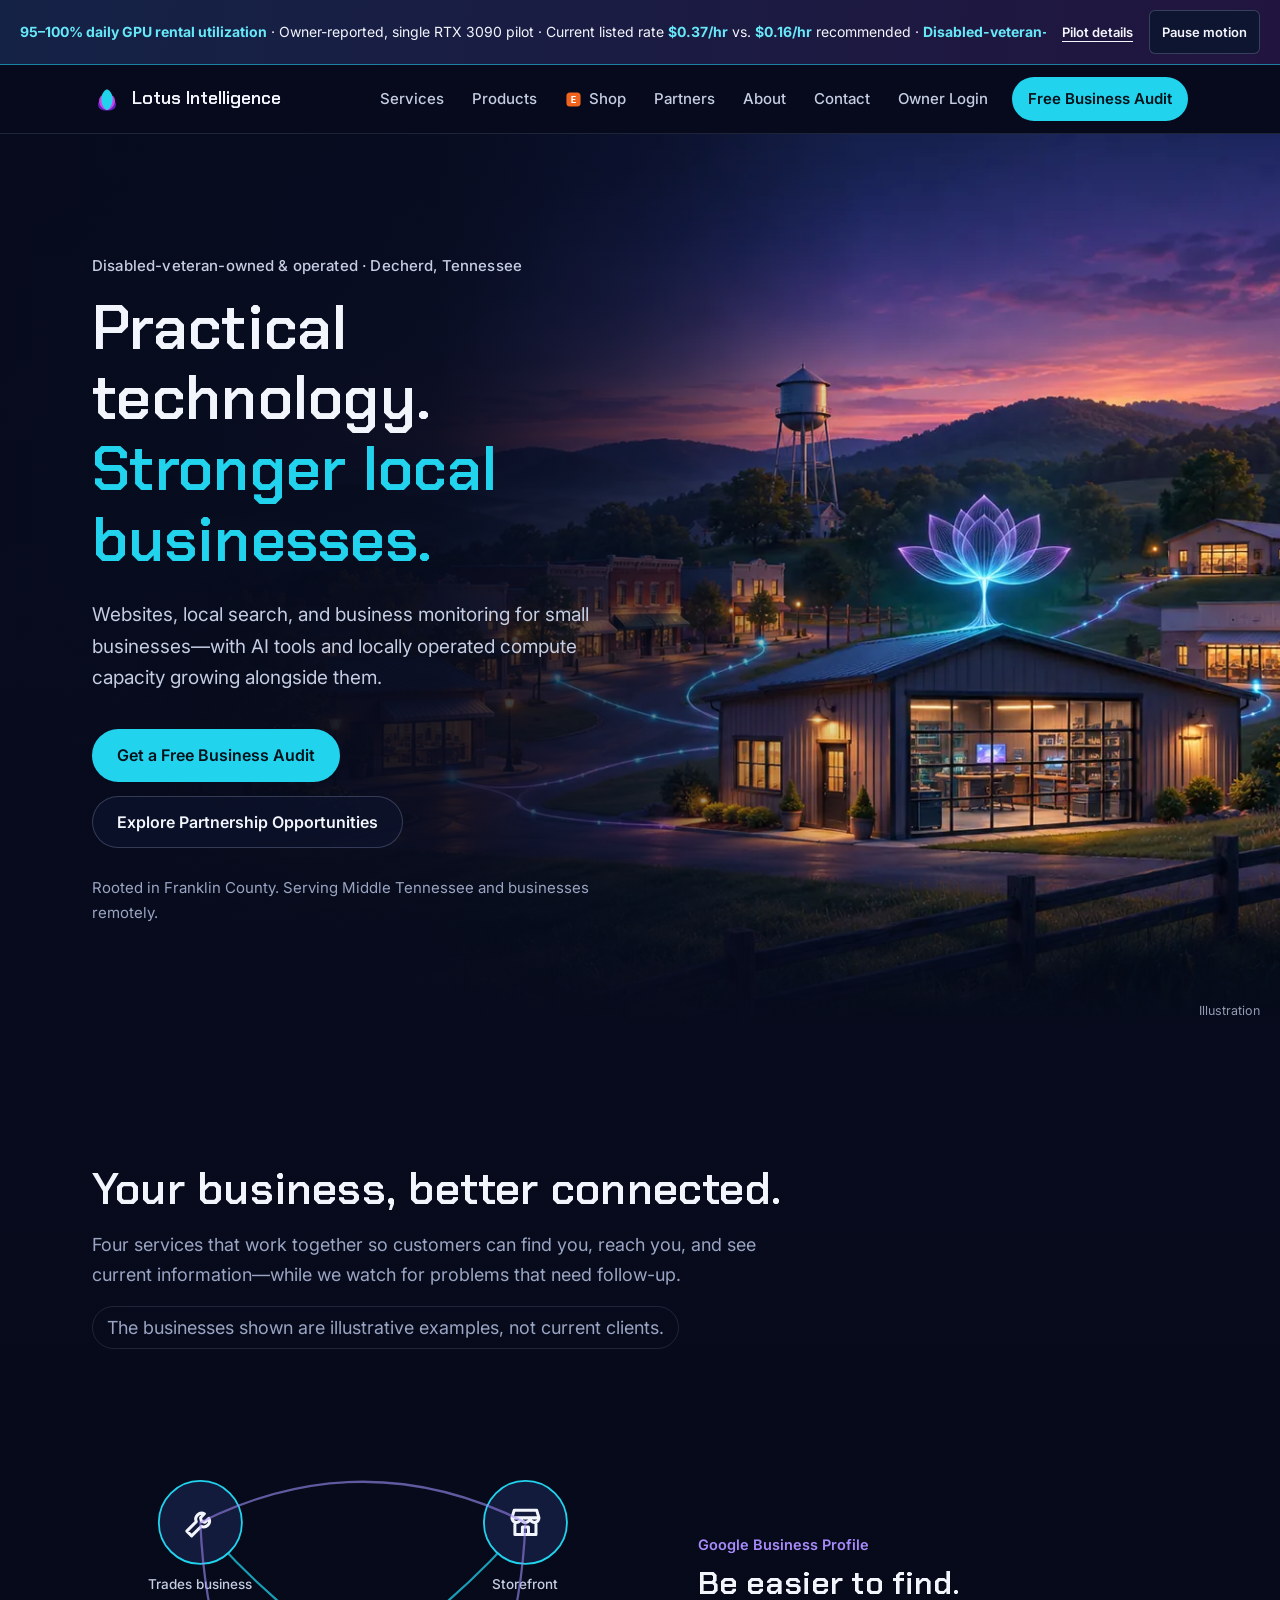
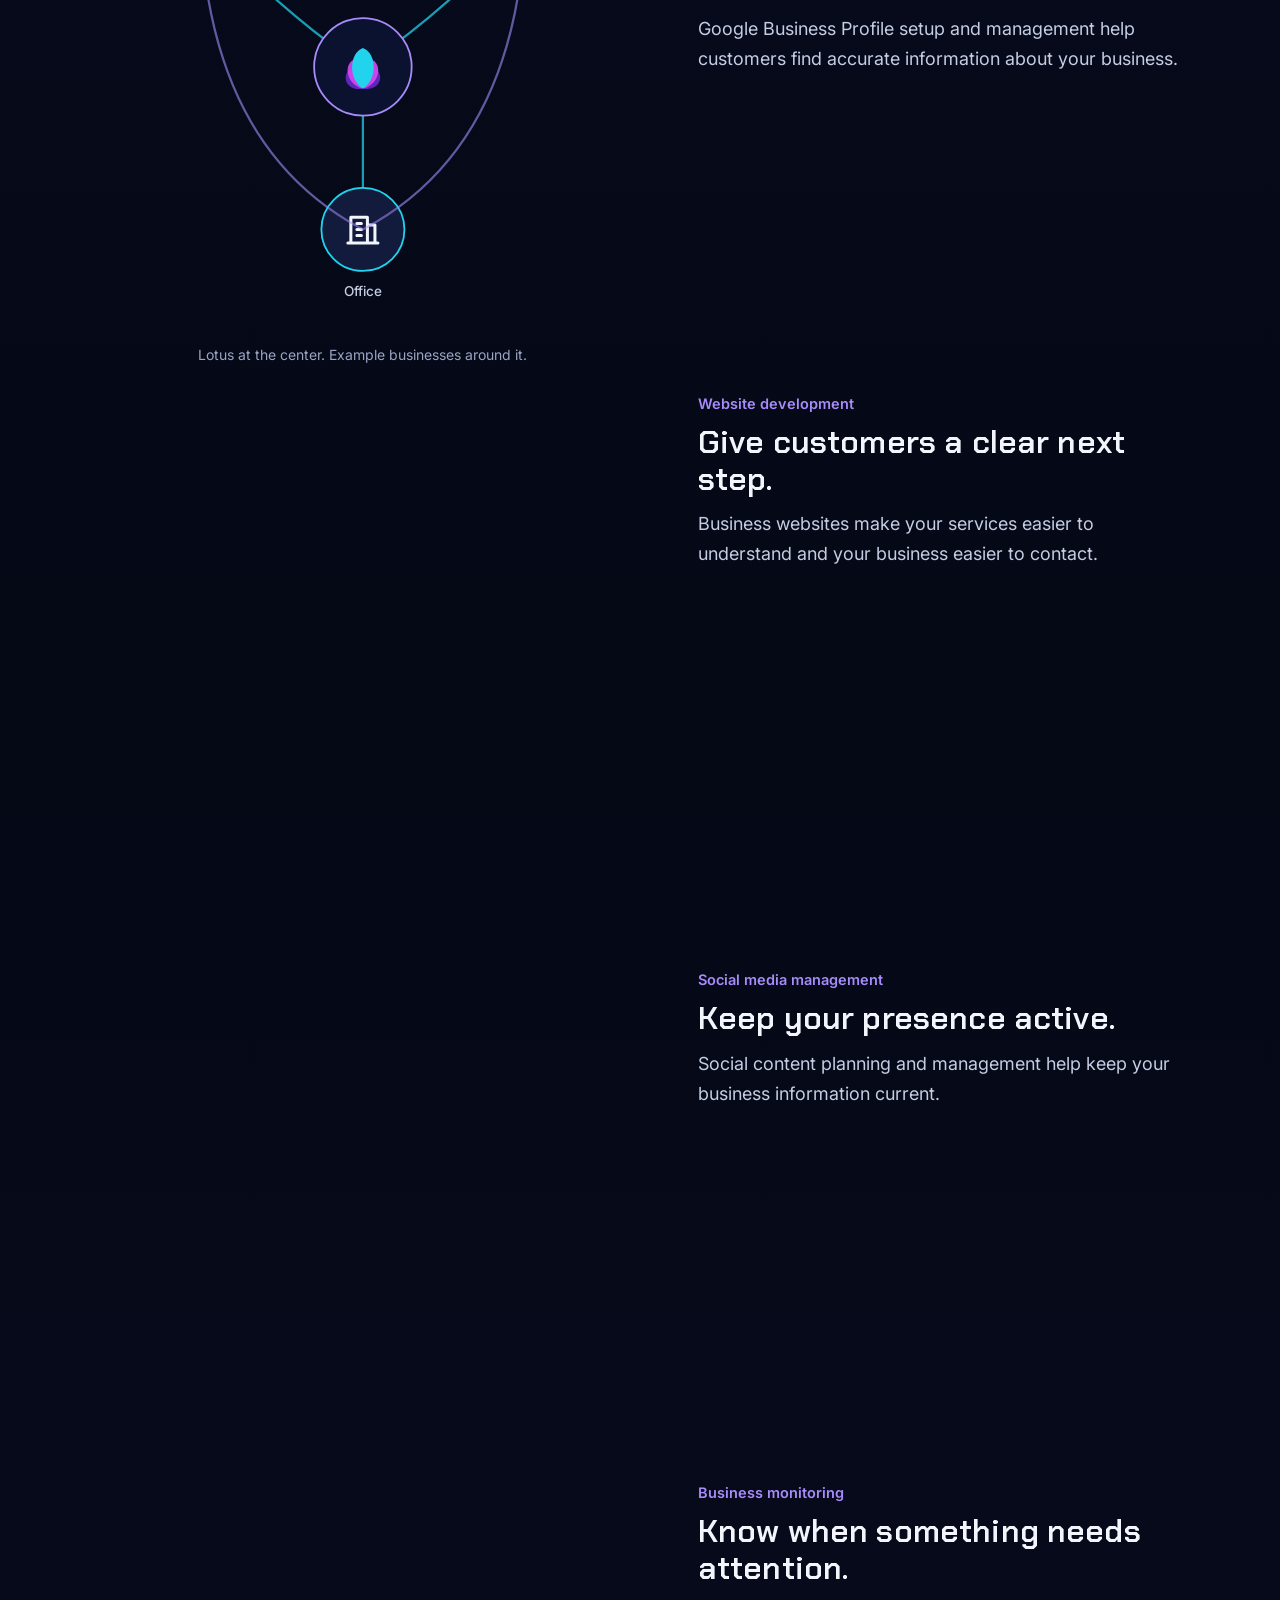
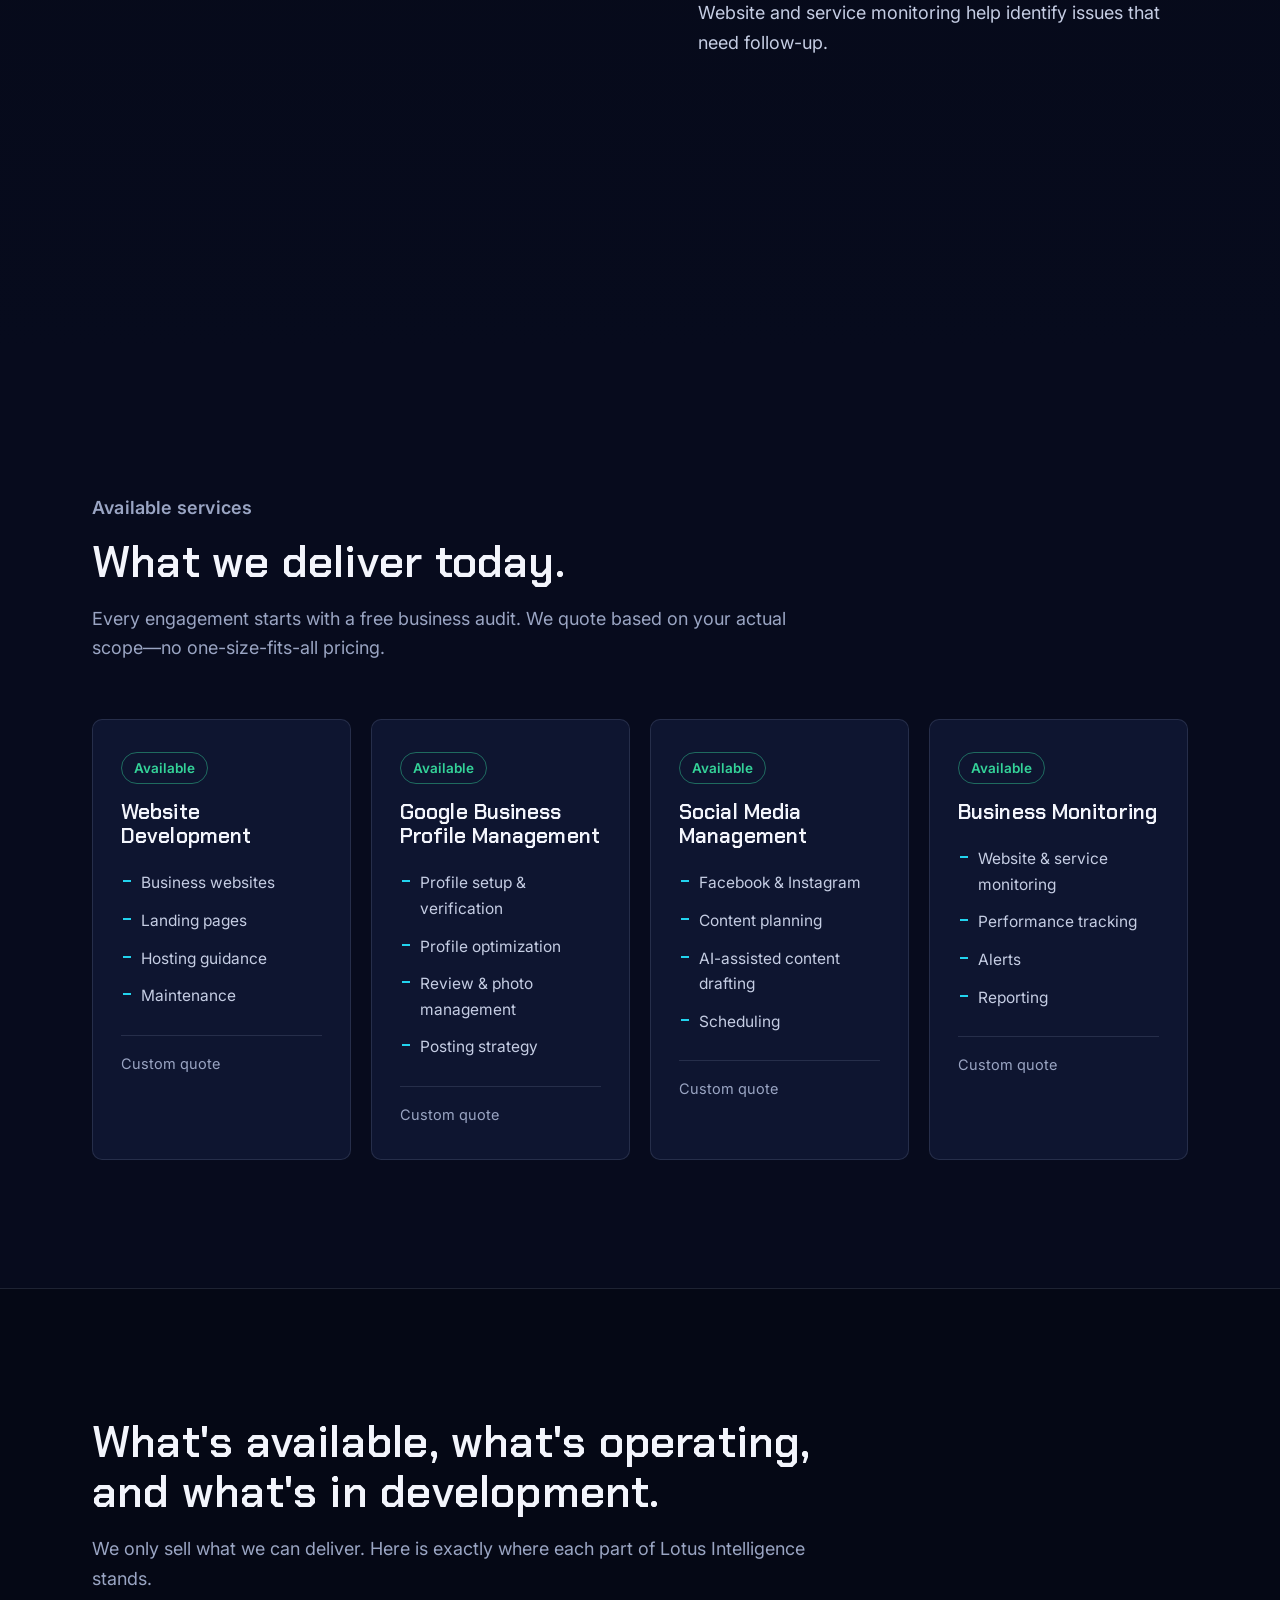
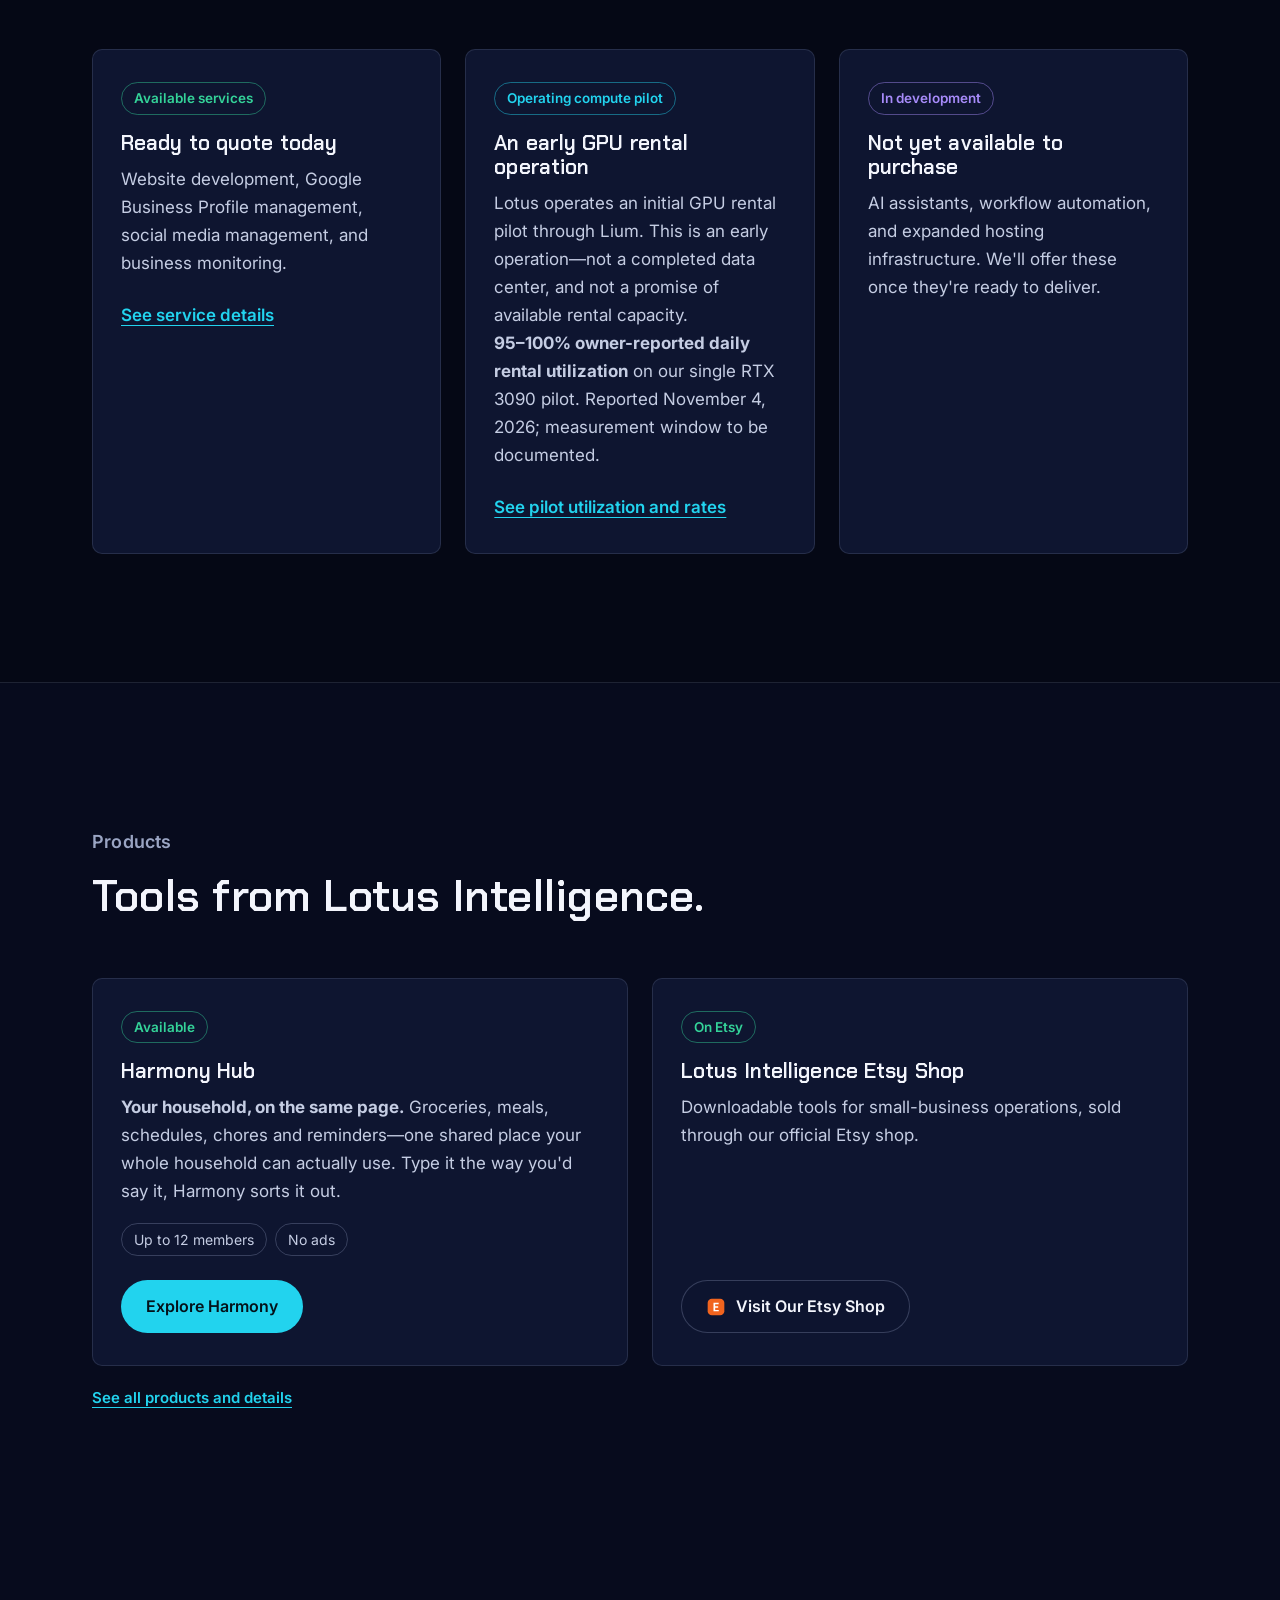
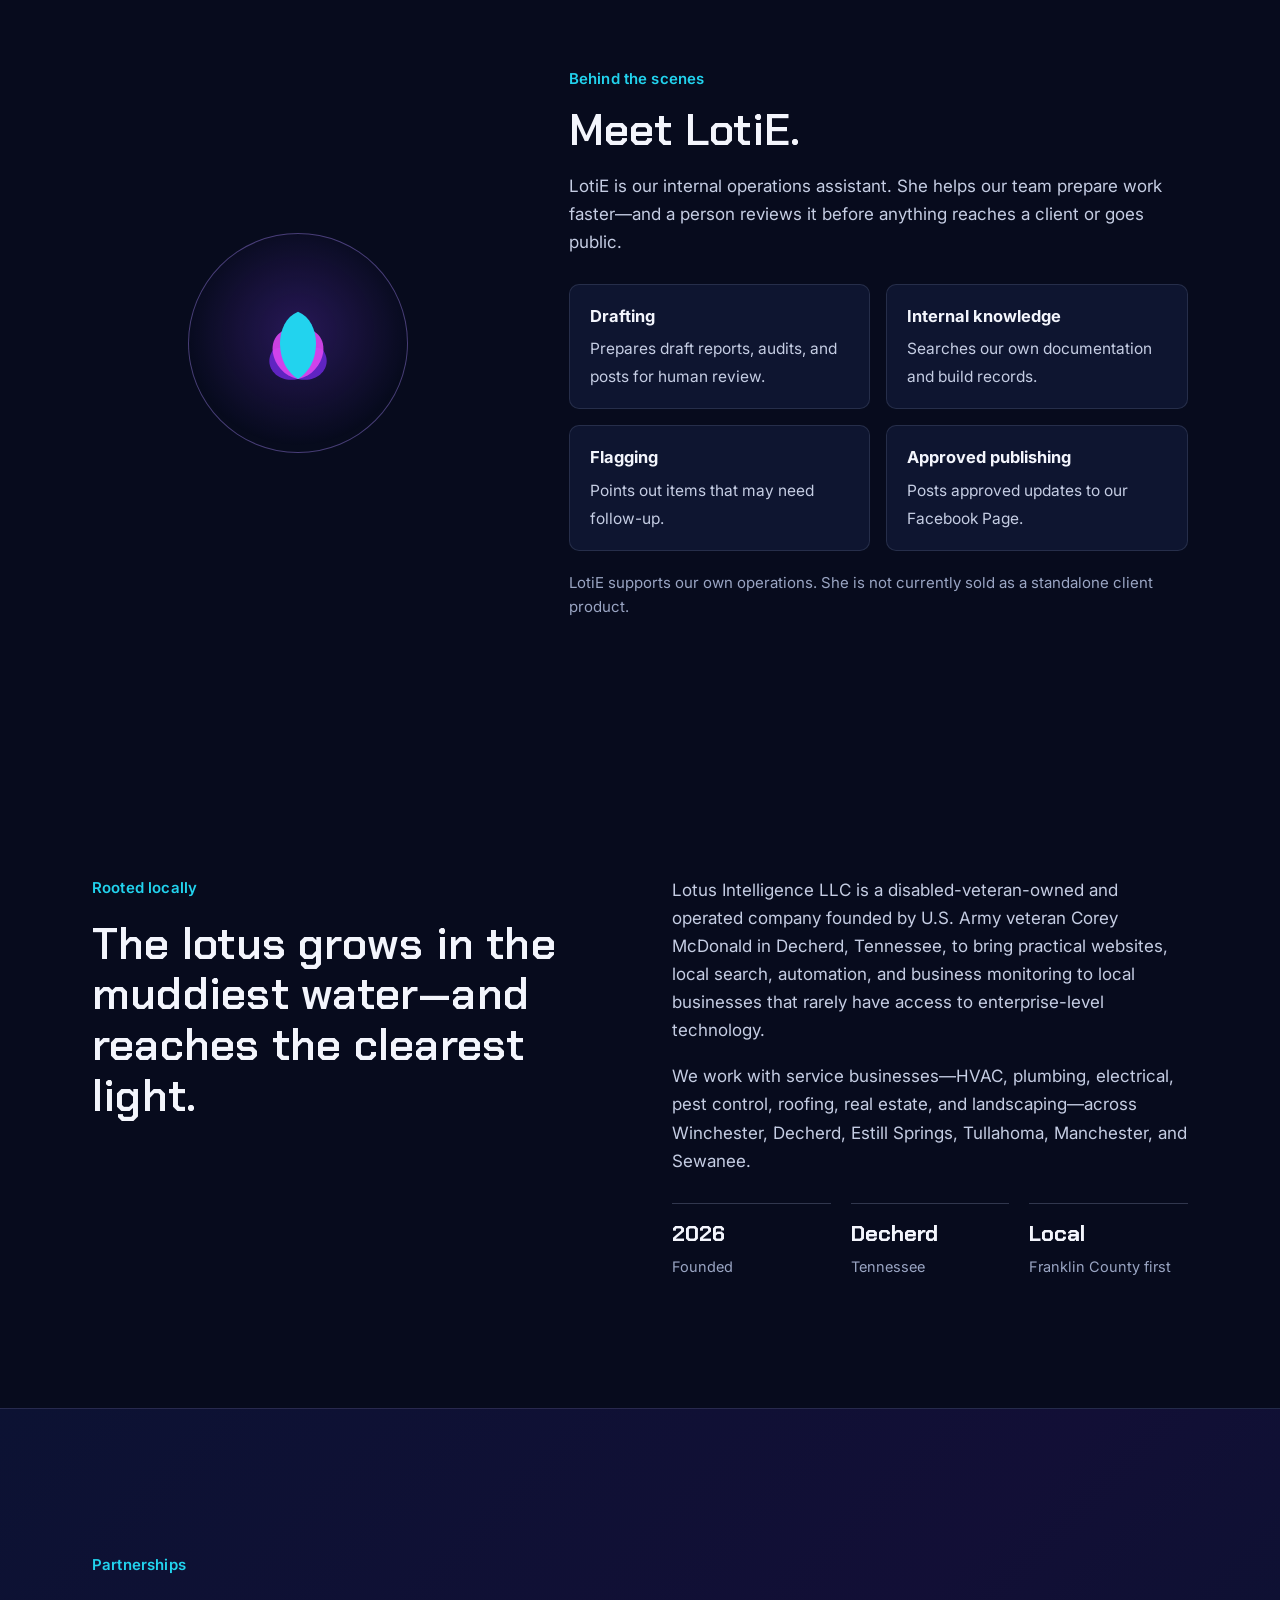
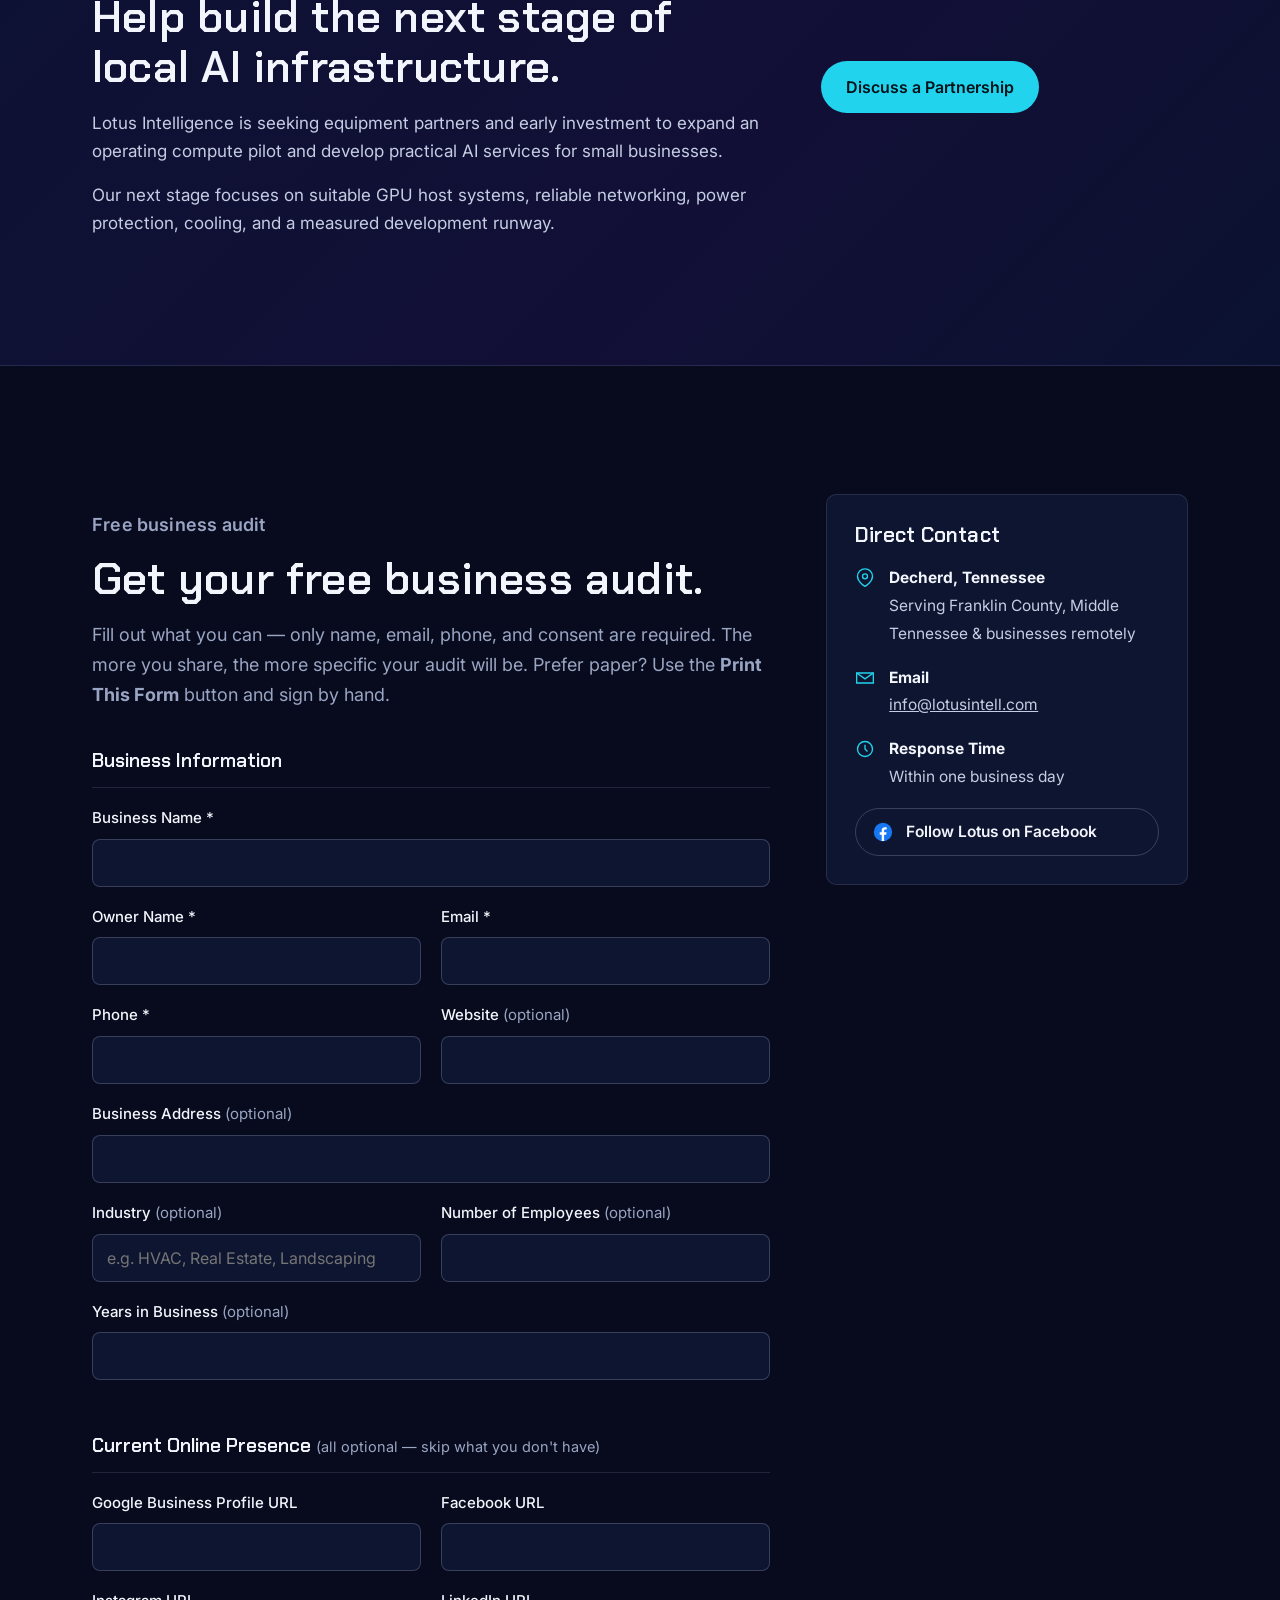
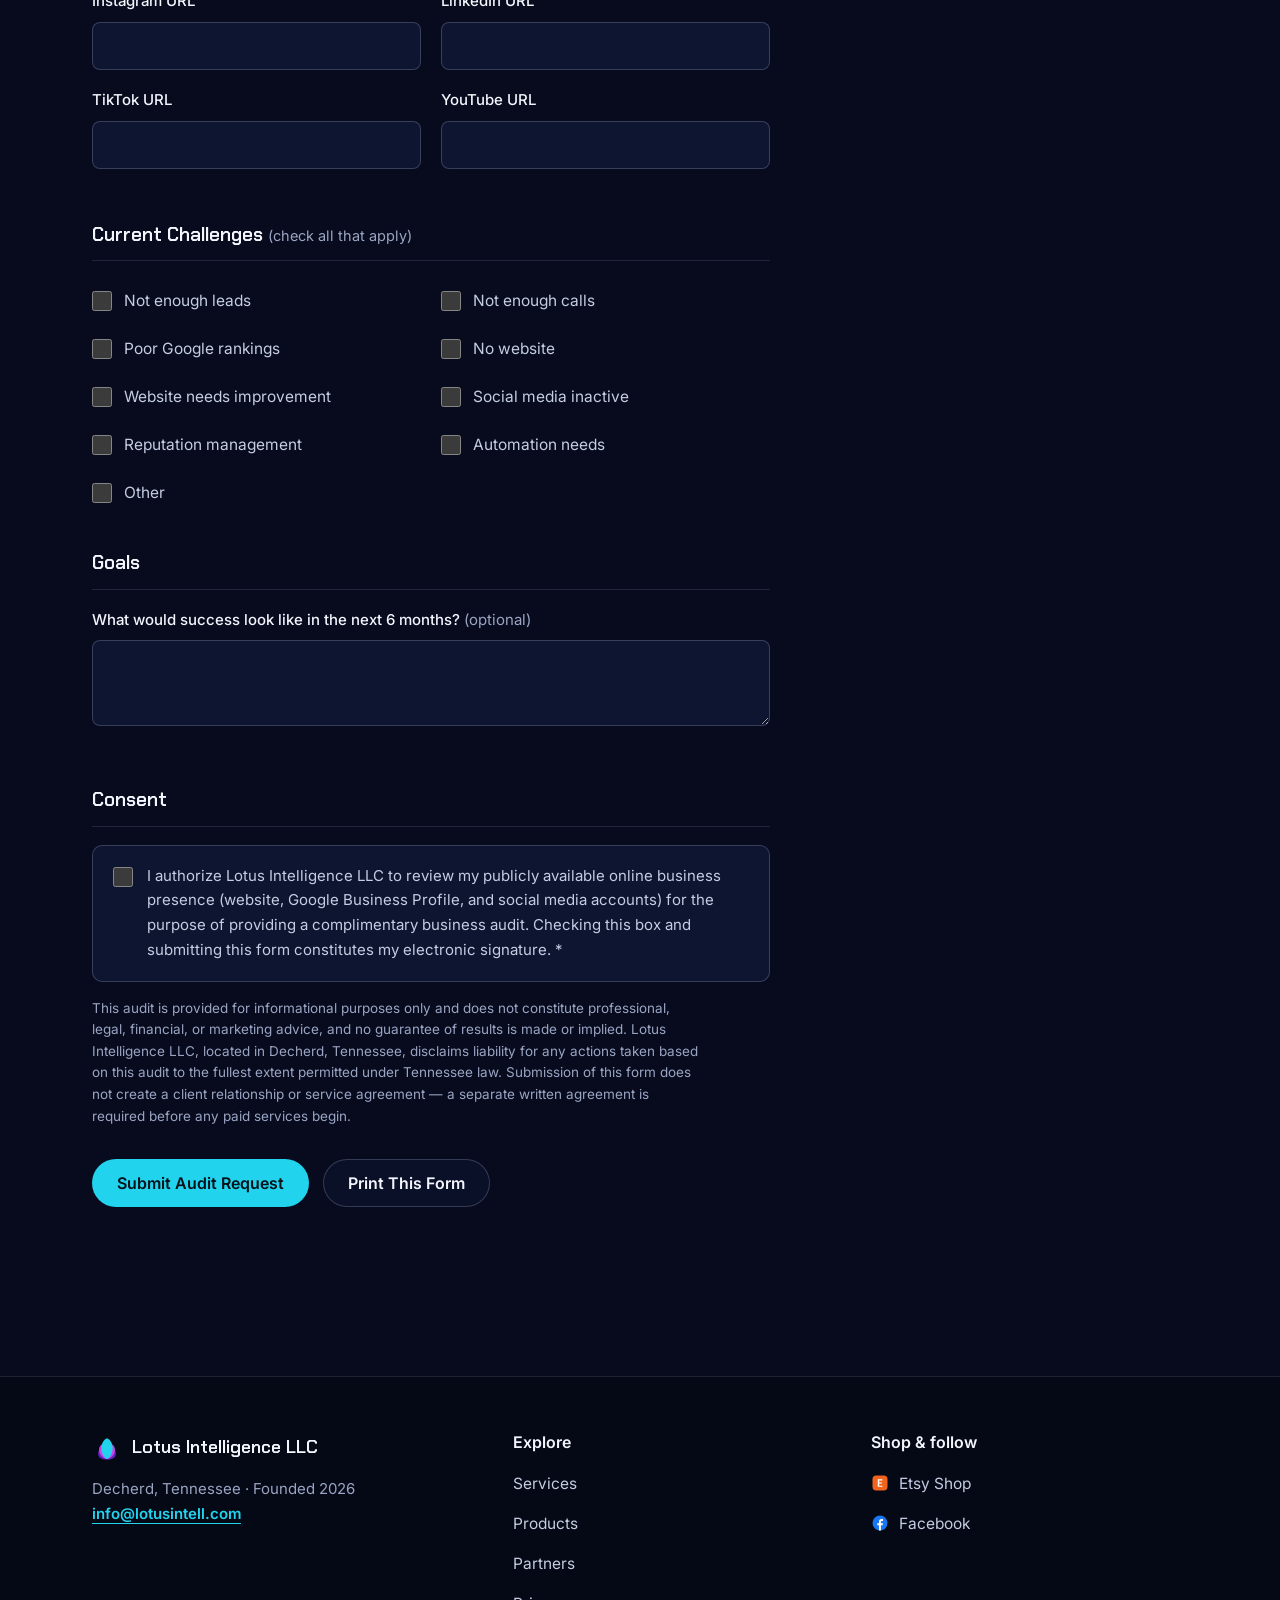
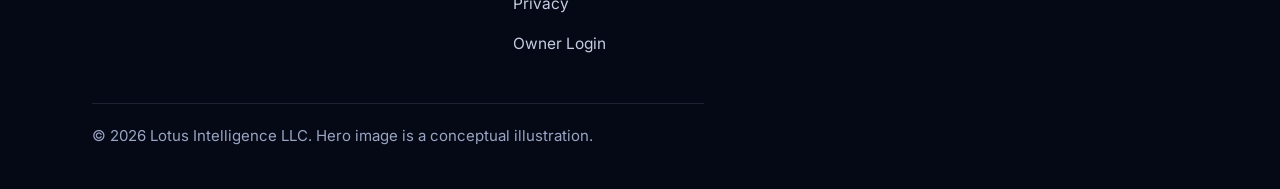
<file: index.html>
<!DOCTYPE html>
<html lang="en" class="no-js">
<head>
<meta charset="UTF-8">
<meta name="viewport" content="width=device-width, initial-scale=1.0">
<title>Lotus Intelligence LLC — Decherd, Tennessee</title>
<meta name="description" content="Websites, Google Business Profile management, social media management, and business monitoring for small businesses in Franklin County and Middle Tennessee.">
<link rel="canonical" href="https://lotusintell.com/">
<meta property="og:title" content="Lotus Intelligence LLC — Practical technology. Stronger local businesses.">
<meta property="og:description" content="Websites, local search, and business monitoring for small businesses. Rooted in Franklin County, Tennessee.">
<meta property="og:image" content="https://lotusintell.com/assets/hero-town.jpg">
<meta name="theme-color" content="#070b1d">
<link rel="preconnect" href="https://fonts.googleapis.com">
<link rel="preconnect" href="https://fonts.gstatic.com" crossorigin>
<link href="https://fonts.googleapis.com/css2?family=Chakra+Petch:wght@500;600&family=Inter:wght@400;500;600&display=swap" rel="stylesheet">
<link rel="preload" as="image" href="/assets/hero-town.webp" imagesrcset="/assets/hero-town-960.webp 960w, /assets/hero-town.webp 1672w" imagesizes="100vw">
<link rel="stylesheet" href="/assets/site.css">
<script>document.documentElement.classList.remove('no-js');</script>
</head>
<body>
<a class="skip" href="#main">Skip to content</a>

<!-- Icon & brand symbols (decorative; every use is paired with visible text) -->
<svg width="0" height="0" style="position:absolute" aria-hidden="true" focusable="false">
  <defs>
    <symbol id="lotusIconFilled" viewBox="0 0 40 40">
      <g transform="rotate(40 20 35)"><path d="M20,35 C12,31 12,21 20,19 C28,21 28,31 20,35 Z" fill="#6d28d9" opacity="0.85"/></g>
      <g transform="rotate(-40 20 35)"><path d="M20,35 C12,31 12,21 20,19 C28,21 28,31 20,35 Z" fill="#6d28d9" opacity="0.85"/></g>
      <g transform="rotate(18 20 35)"><path d="M20,35 C11,30 11,16 20,14 C29,16 29,30 20,35 Z" fill="#d946ef" opacity="0.92"/></g>
      <g transform="rotate(-18 20 35)"><path d="M20,35 C11,30 11,16 20,14 C29,16 29,30 20,35 Z" fill="#d946ef" opacity="0.92"/></g>
      <path d="M20,35 C10,29 10,11 20,7 C30,11 30,29 20,35 Z" fill="#22d3ee"/>
    </symbol>
    <symbol id="i-etsy" viewBox="0 0 24 24"><rect x="2" y="2" width="20" height="20" rx="5" fill="#F1641E"/><path d="M9 7h6.2v1.6H11v2.6h3.6v1.6H11v2.8h4.3V17H9z" fill="#fff"/></symbol>
    <symbol id="i-facebook" viewBox="0 0 24 24"><circle cx="12" cy="12" r="10" fill="#1877F2"/><path d="M13.2 21.9v-7h2.3l.4-2.7h-2.7v-1.7c0-.8.3-1.3 1.4-1.3H16V6.8c-.3 0-1.1-.1-2-.1-2 0-3.4 1.2-3.4 3.5v2H8.4v2.7h2.2v7z" fill="#fff"/></symbol>
    <symbol id="i-ext" viewBox="0 0 24 24"><path d="M14 4h6v6M20 4l-9 9M18 14v5a1 1 0 0 1-1 1H5a1 1 0 0 1-1-1V7a1 1 0 0 1 1-1h5" fill="none" stroke="currentColor" stroke-width="2" stroke-linecap="round" stroke-linejoin="round"/></symbol>
    <symbol id="i-trades" viewBox="0 0 24 24"><path d="M14.7 6.3a4 4 0 0 0-5.4 5.2L3 17.8 6.2 21l6.3-6.3a4 4 0 0 0 5.2-5.4l-2.6 2.6-2.4-.6-.6-2.4z"/></symbol>
    <symbol id="i-store" viewBox="0 0 24 24"><path d="M3 9l1.5-5h15L21 9M3 9h18M3 9a3 3 0 0 0 6 0 3 3 0 0 0 6 0 3 3 0 0 0 6 0M5 12v8h14v-8M10 20v-5h4v5"/></symbol>
    <symbol id="i-office" viewBox="0 0 24 24"><path d="M4 21V4h11v17M15 9h5v12M2 21h20M8 8h3M8 12h3M8 16h3"/></symbol>
    <symbol id="i-pulse" viewBox="0 0 24 24"><path d="M3 12h4l2-6 4 12 2-6h6"/></symbol>
  </defs>
</svg>

<aside class="pilot-banner" aria-label="Lotus pilot highlights">
  <div class="pilot-banner-window">
    <div class="pilot-banner-track">
      <p><strong>95–100% daily GPU rental utilization</strong> · Owner-reported, single RTX 3090 pilot · Current listed rate <strong>$0.37/hr</strong> vs. <strong>$0.16/hr</strong> recommended · <strong>Disabled-veteran-owned &amp; operated</strong></p>
      <p aria-hidden="true"><strong>95–100% daily GPU rental utilization</strong> · Owner-reported, single RTX 3090 pilot · Current listed rate <strong>$0.37/hr</strong> vs. <strong>$0.16/hr</strong> recommended · <strong>Disabled-veteran-owned &amp; operated</strong></p>
    </div>
  </div>
  <a href="/partners/#evidence-title" class="pilot-details">Pilot details</a>
  <button class="banner-pause" type="button" aria-pressed="false" hidden>Pause motion</button>
</aside>

<header class="site-header">
  <div class="wrap nav">
    <a class="brand" href="/" aria-label="Lotus Intelligence home">
      <svg viewBox="0 0 40 40" aria-hidden="true"><use href="#lotusIconFilled"/></svg>
      <span>Lotus Intelligence</span>
    </a>
    <button class="nav-toggle" id="navToggle" type="button" aria-expanded="false" aria-controls="navLinks">
      <svg viewBox="0 0 24 24" aria-hidden="true"><path d="M4 7h16M4 12h16M4 17h16" stroke="currentColor" stroke-width="2" stroke-linecap="round"/></svg>
      <span class="sr-only">Menu</span>
    </button>
    <nav aria-label="Main navigation">
      <ul class="nav-links" id="navLinks">
        <li><a href="#services">Services</a></li>
        <li><a href="#products">Products</a></li>
        <li><a href="https://www.etsy.com/shop/LotusIntellTools" target="_blank" rel="noopener noreferrer"><svg aria-hidden="true"><use href="#i-etsy"/></svg>Shop<span class="sr-only"> on Etsy (opens in a new tab)</span></a></li>
        <li><a href="/partners/">Partners</a></li>
        <li><a href="#about">About</a></li>
        <li><a href="#contact">Contact</a></li>
        <li><a href="https://portal.lotusintell.com/app/owner">Owner Login</a></li>
        <li><a class="nav-cta" href="#contact">Free Business Audit</a></li>
      </ul>
    </nav>
  </div>
</header>

<main id="main">

<!-- ============ HERO ============ -->
<section class="hero" id="top" aria-labelledby="hero-title">
  <!-- Static artwork layer. Conceptual brand illustration — not a photo of a Lotus facility. -->
  <div class="hero-art" aria-hidden="true">
    <picture>
      <source type="image/webp" srcset="/assets/hero-town-960.webp 960w, /assets/hero-town.webp 1672w" sizes="100vw">
      <img src="/assets/hero-town.jpg" alt="" width="1672" height="941" fetchpriority="high" decoding="async">
    </picture>
  </div>
  <div class="wrap">
    <div class="hero-content">
      <p class="kicker">Disabled-veteran-owned &amp; operated · Decherd, Tennessee</p>
      <h1 id="hero-title"><span>Practical technology.</span> <span class="accent">Stronger local businesses.</span></h1>
      <p class="lead">Websites, local search, and business monitoring for small businesses—with AI tools and locally operated compute capacity growing alongside them.</p>
      <div class="hero-ctas">
        <a class="btn btn-primary" href="#contact">Get a Free Business Audit</a>
        <a class="btn btn-secondary" href="/partners/">Explore Partnership Opportunities</a>
      </div>
      <p class="support">Rooted in Franklin County. Serving Middle Tennessee and businesses remotely.</p>
    </div>
  </div>
  <p class="art-note">Illustration</p>
</section>

<!-- ============ CONNECTED BUSINESS EXPERIENCE ============ -->
<section class="connected" id="connected" aria-labelledby="connected-title">
  <span class="anchor" id="why"></span>
  <div class="wrap">
    <div class="section-head">
      <h2 id="connected-title">Your business, better connected.</h2>
      <p>Four services that work together so customers can find you, reach you, and see current information—while we watch for problems that need follow-up.</p>
      <p class="example-note">The businesses shown are illustrative examples, not current clients.</p>
    </div>
    <div class="connected-grid">
      <div class="net-wrap">
        <svg class="net" viewBox="0 0 600 580" role="img" aria-labelledby="net-title">
          <title id="net-title">Illustration: a Lotus hub connected to three example businesses — a trades business, a storefront, and an office</title>
          <!-- faint tracks so the shape reads before anything lights up -->
          <path class="track" d="M300,290 C240,250 170,190 120,130"/>
          <path class="track" d="M300,290 C360,250 430,190 480,130"/>
          <path class="track" d="M300,290 C300,350 300,410 300,470"/>
          <path class="track" d="M120,130 Q300,40 480,130 Q470,380 300,470 Q130,380 120,130"/>

          <g data-conn="gbp">
            <path class="link" pathLength="1" d="M300,290 C240,250 170,190 120,130"/>
            <circle class="spark" r="5" cx="300" cy="290"/>
            <circle class="node-bg" cx="120" cy="130" r="46"/>
            <svg class="node-icon" x="100" y="110" width="40" height="40" viewBox="0 0 24 24"><use href="#i-trades"/></svg>
            <text class="node-label" x="120" y="204">Trades business</text>
          </g>
          <g data-conn="web">
            <path class="link" pathLength="1" d="M300,290 C360,250 430,190 480,130"/>
            <circle class="spark" r="5" cx="300" cy="290"/>
            <circle class="node-bg" cx="480" cy="130" r="46"/>
            <svg class="node-icon" x="460" y="110" width="40" height="40" viewBox="0 0 24 24"><use href="#i-store"/></svg>
            <text class="node-label" x="480" y="204">Storefront</text>
          </g>
          <g data-conn="social">
            <path class="link" pathLength="1" d="M300,290 C300,350 300,410 300,470"/>
            <circle class="spark" r="5" cx="300" cy="290"/>
            <circle class="node-bg" cx="300" cy="470" r="46"/>
            <svg class="node-icon" x="280" y="450" width="40" height="40" viewBox="0 0 24 24"><use href="#i-office"/></svg>
            <text class="node-label" x="300" y="544">Office</text>
          </g>
          <g data-conn="monitor">
            <path class="link ring-link" pathLength="1" d="M120,130 Q300,40 480,130 Q470,380 300,470 Q130,380 120,130"/>
            <circle class="spark" r="5" cx="120" cy="130"/>
          </g>

          <circle class="hub-bg" cx="300" cy="290" r="54"/>
          <svg x="268" y="258" width="64" height="64" viewBox="0 0 40 40"><use href="#lotusIconFilled"/></svg>
        </svg>
        <p class="net-caption">Lotus at the center. Example businesses around it.</p>
      </div>

      <ol class="steps">
        <li class="step" data-step="gbp">
          <span class="step-node" aria-hidden="true"><svg viewBox="0 0 24 24"><use href="#i-trades"/></svg></span>
          <div class="step-body">
            <span class="step-service">Google Business Profile</span>
            <h3>Be easier to find.</h3>
            <p>Google Business Profile setup and management help customers find accurate information about your business.</p>
          </div>
        </li>
        <li class="step" data-step="web">
          <span class="step-node" aria-hidden="true"><svg viewBox="0 0 24 24"><use href="#i-store"/></svg></span>
          <div class="step-body">
            <span class="step-service">Website development</span>
            <h3>Give customers a clear next step.</h3>
            <p>Business websites make your services easier to understand and your business easier to contact.</p>
          </div>
        </li>
        <li class="step" data-step="social">
          <span class="step-node" aria-hidden="true"><svg viewBox="0 0 24 24"><use href="#i-office"/></svg></span>
          <div class="step-body">
            <span class="step-service">Social media management</span>
            <h3>Keep your presence active.</h3>
            <p>Social content planning and management help keep your business information current.</p>
          </div>
        </li>
        <li class="step" data-step="monitor">
          <span class="step-node" aria-hidden="true"><svg viewBox="0 0 24 24"><use href="#i-pulse"/></svg></span>
          <div class="step-body">
            <span class="step-service">Business monitoring</span>
            <h3>Know when something needs attention.</h3>
            <p>Website and service monitoring help identify issues that need follow-up.</p>
          </div>
        </li>
      </ol>
    </div>
  </div>
</section>

<!-- ============ AVAILABLE SERVICES ============ -->
<section id="services" aria-labelledby="services-title">
  <div class="wrap">
    <div class="section-head">
      <p class="kicker">Available services</p>
      <h2 id="services-title">What we deliver today.</h2>
      <p>Every engagement starts with a free business audit. We quote based on your actual scope—no one-size-fits-all pricing.</p>
    </div>
    <div class="grid-4">
      <article class="card">
        <span class="status now">Available</span>
        <h3>Website Development</h3>
        <ul>
          <li>Business websites</li>
          <li>Landing pages</li>
          <li>Hosting guidance</li>
          <li>Maintenance</li>
        </ul>
        <p class="meta">Custom quote</p>
      </article>
      <article class="card">
        <span class="status now">Available</span>
        <h3>Google Business Profile Management</h3>
        <ul>
          <li>Profile setup &amp; verification</li>
          <li>Profile optimization</li>
          <li>Review &amp; photo management</li>
          <li>Posting strategy</li>
        </ul>
        <p class="meta">Custom quote</p>
      </article>
      <article class="card">
        <span class="status now">Available</span>
        <h3>Social Media Management</h3>
        <ul>
          <li>Facebook &amp; Instagram</li>
          <li>Content planning</li>
          <li>AI-assisted content drafting</li>
          <li>Scheduling</li>
        </ul>
        <p class="meta">Custom quote</p>
      </article>
      <article class="card">
        <span class="status now">Available</span>
        <h3>Business Monitoring</h3>
        <ul>
          <li>Website &amp; service monitoring</li>
          <li>Performance tracking</li>
          <li>Alerts</li>
          <li>Reporting</li>
        </ul>
        <p class="meta">Custom quote</p>
      </article>
    </div>
  </div>
</section>

<!-- ============ BUSINESS STRUCTURE ============ -->
<section class="structure" aria-labelledby="structure-title">
  <span class="anchor" id="vision"></span>
  <div class="wrap">
    <div class="section-head">
      <h2 id="structure-title">What's available, what's operating, and what's in development.</h2>
      <p>We only sell what we can deliver. Here is exactly where each part of Lotus Intelligence stands.</p>
    </div>
    <div class="grid-3">
      <article class="card">
        <span class="status now">Available services</span>
        <h3>Ready to quote today</h3>
        <p>Website development, Google Business Profile management, social media management, and business monitoring.</p>
        <div class="actions"><a class="text-link" href="#services">See service details</a></div>
      </article>
      <article class="card">
        <span class="status pilot">Operating compute pilot</span>
        <h3>An early GPU rental operation</h3>
        <p>Lotus operates an initial GPU rental pilot through Lium. This is an early operation—not a completed data center, and not a promise of available rental capacity.</p>
        <p><strong>95–100% owner-reported daily rental utilization</strong> on our single RTX 3090 pilot. Reported November 4, 2026; measurement window to be documented.</p>
        <div class="actions"><a class="text-link" href="/partners/#evidence-title">See pilot utilization and rates</a></div>
      </article>
      <article class="card">
        <span class="status dev">In development</span>
        <h3>Not yet available to purchase</h3>
        <p>AI assistants, workflow automation, and expanded hosting infrastructure. We'll offer these once they're ready to deliver.</p>
      </article>
    </div>
  </div>
</section>

<!-- ============ PRODUCTS ============ -->
<section id="products" aria-labelledby="products-title">
  <div class="wrap">
    <div class="section-head">
      <p class="kicker">Products</p>
      <h2 id="products-title">Tools from Lotus Intelligence.</h2>
    </div>
    <div class="grid-2">
      <article class="card product-card">
        <span class="status now">Available</span>
        <h3>Harmony Hub</h3>
        <p><strong>Your household, on the same page.</strong> Groceries, meals, schedules, chores and reminders—one shared place your whole household can actually use. Type it the way you'd say it, Harmony sorts it out.</p>
        <div class="chips"><span class="chip">Up to 12 members</span><span class="chip">No ads</span></div>
        <div class="actions"><a class="btn btn-primary js-utm-forward" href="/harmony">Explore Harmony</a></div>
      </article>
      <article class="card product-card">
        <span class="status now">On Etsy</span>
        <h3>Lotus Intelligence Etsy Shop</h3>
        <p>Downloadable tools for small-business operations, sold through our official Etsy shop.</p>
        <div class="actions">
          <a class="btn btn-secondary" href="https://www.etsy.com/shop/LotusIntellTools" target="_blank" rel="noopener noreferrer"><svg aria-hidden="true"><use href="#i-etsy"/></svg>Visit Our Etsy Shop<span class="sr-only"> (opens in a new tab)</span></a>
        </div>
      </article>
    </div>
    <p class="fine"><a class="text-link" href="/products/">See all products and details</a></p>
  </div>
</section>

<!-- ============ LOTIE ============ -->
<section id="lotie" aria-labelledby="lotie-title">
  <div class="wrap lotie-grid">
    <div class="lotie-mark" aria-hidden="true"><svg viewBox="0 0 40 40"><use href="#lotusIconFilled"/></svg></div>
    <div>
      <p class="kicker">Behind the scenes</p>
      <h2 id="lotie-title">Meet LotiE.</h2>
      <p style="margin-top:16px;">LotiE is our internal operations assistant. She helps our team prepare work faster—and a person reviews it before anything reaches a client or goes public.</p>
      <ul class="cap-list">
        <li><b>Drafting</b><span>Prepares draft reports, audits, and posts for human review.</span></li>
        <li><b>Internal knowledge</b><span>Searches our own documentation and build records.</span></li>
        <li><b>Flagging</b><span>Points out items that may need follow-up.</span></li>
        <li><b>Approved publishing</b><span>Posts approved updates to our Facebook Page.</span></li>
      </ul>
      <p class="fine">LotiE supports our own operations. She is not currently sold as a standalone client product.</p>
    </div>
  </div>
</section>

<!-- ============ ABOUT ============ -->
<section id="about" aria-labelledby="about-title">
  <div class="wrap about-grid">
    <div>
      <p class="kicker">Rooted locally</p>
      <h2 id="about-title">The lotus grows in the muddiest water—and reaches the clearest light.</h2>
    </div>
    <div>
      <p>Lotus Intelligence LLC is a disabled-veteran-owned and operated company founded by U.S. Army veteran Corey McDonald in Decherd, Tennessee, to bring practical websites, local search, automation, and business monitoring to local businesses that rarely have access to enterprise-level technology.</p>
      <p>We work with service businesses—HVAC, plumbing, electrical, pest control, roofing, real estate, and landscaping—across Winchester, Decherd, Estill Springs, Tullahoma, Manchester, and Sewanee.</p>
      <ul class="facts">
        <li><b>2026</b><span>Founded</span></li>
        <li><b>Decherd</b><span>Tennessee</span></li>
        <li><b>Local</b><span>Franklin County first</span></li>
      </ul>
    </div>
  </div>
</section>

<!-- ============ PARTNER BAND ============ -->
<section class="partner-band" aria-labelledby="partner-title">
  <div class="wrap">
    <div>
      <p class="kicker">Partnerships</p>
      <h2 id="partner-title">Help build the next stage of local AI infrastructure.</h2>
      <p>Lotus Intelligence is seeking equipment partners and early investment to expand an operating compute pilot and develop practical AI services for small businesses.</p>
      <p>Our next stage focuses on suitable GPU host systems, reliable networking, power protection, cooling, and a measured development runway.</p>
    </div>
    <div><a class="btn btn-primary" href="/partners/#partnership-contact">Discuss a Partnership</a></div>
  </div>
</section>

<!-- ============ CONTACT / FREE BUSINESS AUDIT ============ -->
<!-- Form endpoint, field names, required fields, consent text, fine print and print fallback are unchanged from v8. -->
<section id="contact" aria-labelledby="contact-title">
  <div class="wrap contact-grid">
    <div>
      <div class="section-head" style="margin-bottom:36px;">
        <p class="kicker">Free business audit</p>
        <h2 id="contact-title">Get your free business audit.</h2>
        <p>Fill out what you can — only name, email, phone, and consent are required. The more you share, the more specific your audit will be. Prefer paper? Use the <b>Print This Form</b> button and sign by hand.</p>
      </div>

      <form id="leadForm" class="audit-form" action="https://formspree.io/f/mqevnjey" method="POST">

        <fieldset>
          <legend>Business Information</legend>
          <div class="field"><label for="f-business">Business Name *</label><input id="f-business" type="text" name="business" required autocomplete="organization"></div>
          <div class="field-grid">
            <div class="field"><label for="f-owner">Owner Name *</label><input id="f-owner" type="text" name="owner" required autocomplete="name"></div>
            <div class="field"><label for="f-email">Email *</label><input id="f-email" type="email" name="email" required autocomplete="email"></div>
          </div>
          <div class="field-grid">
            <div class="field"><label for="f-phone">Phone *</label><input id="f-phone" type="tel" name="phone" required autocomplete="tel"></div>
            <div class="field"><label for="f-website">Website <span class="optional">(optional)</span></label><input id="f-website" type="text" name="website" autocomplete="url"></div>
          </div>
          <div class="field"><label for="f-address">Business Address <span class="optional">(optional)</span></label><input id="f-address" type="text" name="address" autocomplete="street-address"></div>
          <div class="field-grid">
            <div class="field"><label for="f-industry">Industry <span class="optional">(optional)</span></label><input id="f-industry" type="text" name="industry" placeholder="e.g. HVAC, Real Estate, Landscaping"></div>
            <div class="field"><label for="f-employees">Number of Employees <span class="optional">(optional)</span></label><input id="f-employees" type="text" name="employees"></div>
          </div>
          <div class="field"><label for="f-years">Years in Business <span class="optional">(optional)</span></label><input id="f-years" type="text" name="years"></div>
        </fieldset>

        <fieldset>
          <legend>Current Online Presence <span class="optional">(all optional — skip what you don't have)</span></legend>
          <div class="field-grid">
            <div class="field"><label for="f-gbp">Google Business Profile URL</label><input id="f-gbp" type="text" name="gbp"></div>
            <div class="field"><label for="f-facebook">Facebook URL</label><input id="f-facebook" type="text" name="facebook"></div>
          </div>
          <div class="field-grid">
            <div class="field"><label for="f-instagram">Instagram URL</label><input id="f-instagram" type="text" name="instagram"></div>
            <div class="field"><label for="f-linkedin">LinkedIn URL</label><input id="f-linkedin" type="text" name="linkedin"></div>
          </div>
          <div class="field-grid">
            <div class="field"><label for="f-tiktok">TikTok URL</label><input id="f-tiktok" type="text" name="tiktok"></div>
            <div class="field"><label for="f-youtube">YouTube URL</label><input id="f-youtube" type="text" name="youtube"></div>
          </div>
        </fieldset>

        <fieldset>
          <legend>Current Challenges <span class="optional">(check all that apply)</span></legend>
          <div class="check-grid">
            <label class="check-item"><input type="checkbox" name="challenge" value="Not enough leads">Not enough leads</label>
            <label class="check-item"><input type="checkbox" name="challenge" value="Not enough calls">Not enough calls</label>
            <label class="check-item"><input type="checkbox" name="challenge" value="Poor Google rankings">Poor Google rankings</label>
            <label class="check-item"><input type="checkbox" name="challenge" value="No website">No website</label>
            <label class="check-item"><input type="checkbox" name="challenge" value="Website needs improvement">Website needs improvement</label>
            <label class="check-item"><input type="checkbox" name="challenge" value="Social media inactive">Social media inactive</label>
            <label class="check-item"><input type="checkbox" name="challenge" value="Reputation management">Reputation management</label>
            <label class="check-item"><input type="checkbox" name="challenge" value="Automation needs">Automation needs</label>
            <label class="check-item"><input type="checkbox" name="challenge" value="Other">Other</label>
          </div>
        </fieldset>

        <fieldset>
          <legend>Goals</legend>
          <div class="field"><label for="f-goals">What would success look like in the next 6 months? <span class="optional">(optional)</span></label><textarea id="f-goals" name="goals" rows="3"></textarea></div>
        </fieldset>

        <fieldset>
          <legend>Consent</legend>
          <div class="consent-box">
            <label>
              <input type="checkbox" name="consent" required>
              <span>I authorize Lotus Intelligence LLC to review my publicly available online business presence (website, Google Business Profile, and social media accounts) for the purpose of providing a complimentary business audit. Checking this box and submitting this form constitutes my electronic signature. *</span>
            </label>
          </div>
          <p class="fine-print">
            This audit is provided for informational purposes only and does not constitute professional, legal, financial, or marketing advice, and no guarantee of results is made or implied. Lotus Intelligence LLC, located in Decherd, Tennessee, disclaims liability for any actions taken based on this audit to the fullest extent permitted under Tennessee law. Submission of this form does not create a client relationship or service agreement — a separate written agreement is required before any paid services begin.
          </p>
        </fieldset>

        <div class="print-signature">
          Signature: <span class="sig-line">&nbsp;</span> &nbsp; Date: <span class="sig-line" style="width:120px;">&nbsp;</span>
        </div>

        <div class="form-actions">
          <button class="btn btn-primary" type="submit">Submit Audit Request</button>
          <button class="btn btn-secondary" type="button" onclick="window.print()">Print This Form</button>
        </div>
        <p class="field-note" role="status" aria-live="polite"></p>
      </form>
    </div>

    <aside class="contact-card" aria-labelledby="direct-title">
      <h3 id="direct-title">Direct Contact</h3>
      <div class="info-line">
        <svg viewBox="0 0 24 24" fill="none" stroke="currentColor" stroke-width="1.6" aria-hidden="true"><path d="M21 10c0 7-9 12-9 12s-9-5-9-12a9 9 0 0 1 18 0Z"/><circle cx="12" cy="10" r="3"/></svg>
        <div><b>Decherd, Tennessee</b><span>Serving Franklin County, Middle Tennessee &amp; businesses remotely</span></div>
      </div>
      <div class="info-line">
        <svg viewBox="0 0 24 24" fill="none" stroke="currentColor" stroke-width="1.6" aria-hidden="true"><path d="M22 6 12 13 2 6"/><path d="M2 6h20v12H2z"/></svg>
        <div><b>Email</b><a href="mailto:info@lotusintell.com">info@lotusintell.com</a></div>
      </div>
      <div class="info-line">
        <svg viewBox="0 0 24 24" fill="none" stroke="currentColor" stroke-width="1.6" aria-hidden="true"><circle cx="12" cy="12" r="9"/><path d="M12 7v5l3 3"/></svg>
        <div><b>Response Time</b><span>Within one business day</span></div>
      </div>
      <a class="social-link" href="https://www.facebook.com/profile.php?id=61593342792239" target="_blank" rel="noopener noreferrer"><svg aria-hidden="true"><use href="#i-facebook"/></svg>Follow Lotus on Facebook<span class="sr-only"> (opens in a new tab)</span></a>
    </aside>
  </div>
</section>

</main>

<footer class="site-footer">
  <div class="wrap">
    <div class="footer-grid">
      <div>
        <a class="brand" href="/"><svg viewBox="0 0 40 40" aria-hidden="true"><use href="#lotusIconFilled"/></svg><span>Lotus Intelligence LLC</span></a>
        <p style="margin-top:14px;">Decherd, Tennessee · Founded 2026</p>
        <p><a href="mailto:info@lotusintell.com" class="text-link">info@lotusintell.com</a></p>
      </div>
      <nav aria-labelledby="footer-explore">
        <h2 id="footer-explore">Explore</h2>
        <ul>
          <li><a href="#services">Services</a></li>
          <li><a href="/products/">Products</a></li>
          <li><a href="/partners/">Partners</a></li>
          <li><a href="/privacy">Privacy</a></li>
          <li><a href="https://portal.lotusintell.com/app/owner">Owner Login</a></li>
        </ul>
      </nav>
      <nav aria-labelledby="footer-follow">
        <h2 id="footer-follow">Shop &amp; follow</h2>
        <ul>
          <li><a href="https://www.etsy.com/shop/LotusIntellTools" target="_blank" rel="noopener noreferrer"><svg aria-hidden="true"><use href="#i-etsy"/></svg>Etsy Shop<span class="sr-only"> (opens in a new tab)</span></a></li>
          <li><a href="https://www.facebook.com/profile.php?id=61593342792239" target="_blank" rel="noopener noreferrer"><svg aria-hidden="true"><use href="#i-facebook"/></svg>Facebook<span class="sr-only"> (opens in a new tab)</span></a></li>
        </ul>
      </nav>
    </div>
    <p class="footer-base">© 2026 Lotus Intelligence LLC. Hero image is a conceptual illustration.</p>
  </div>
</footer>

<script src="/assets/site.js" defer></script>
<script src="/assets/utm-forward.js" defer></script>
</body>
</html>
</file>
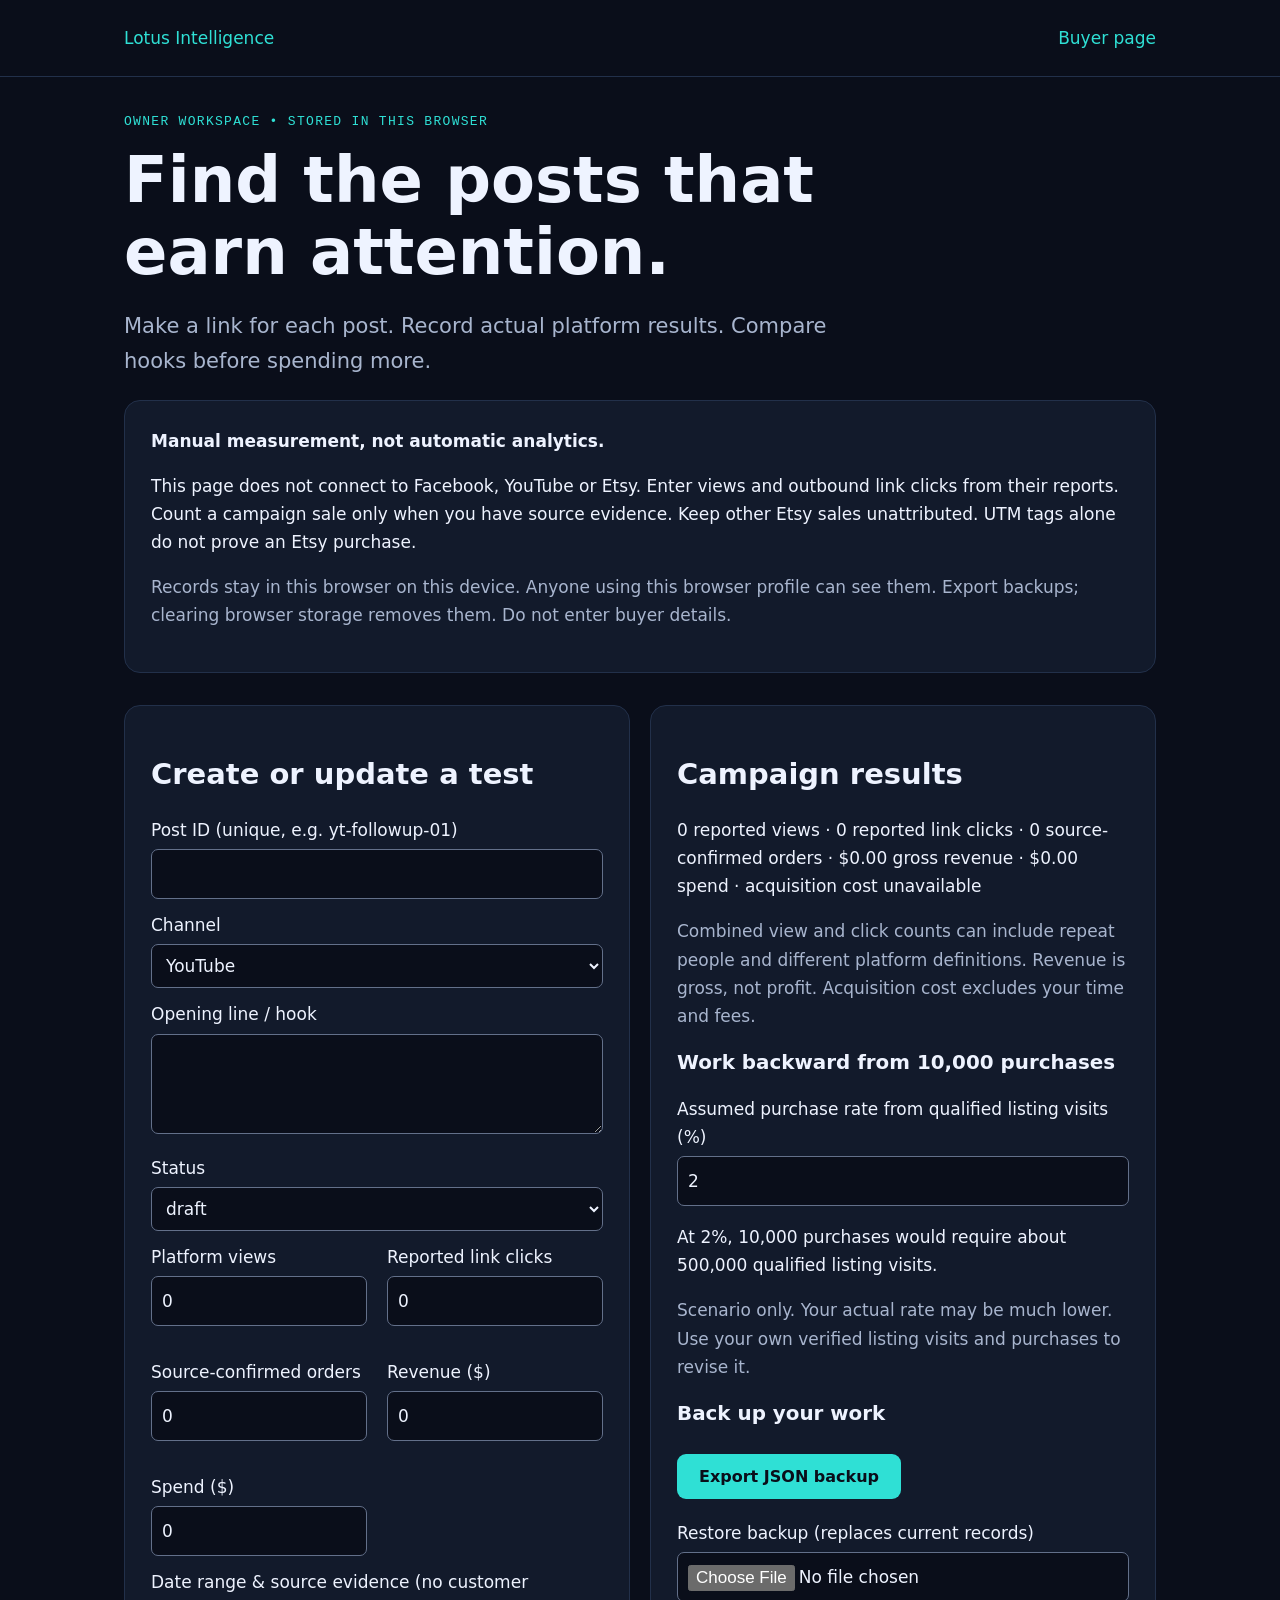
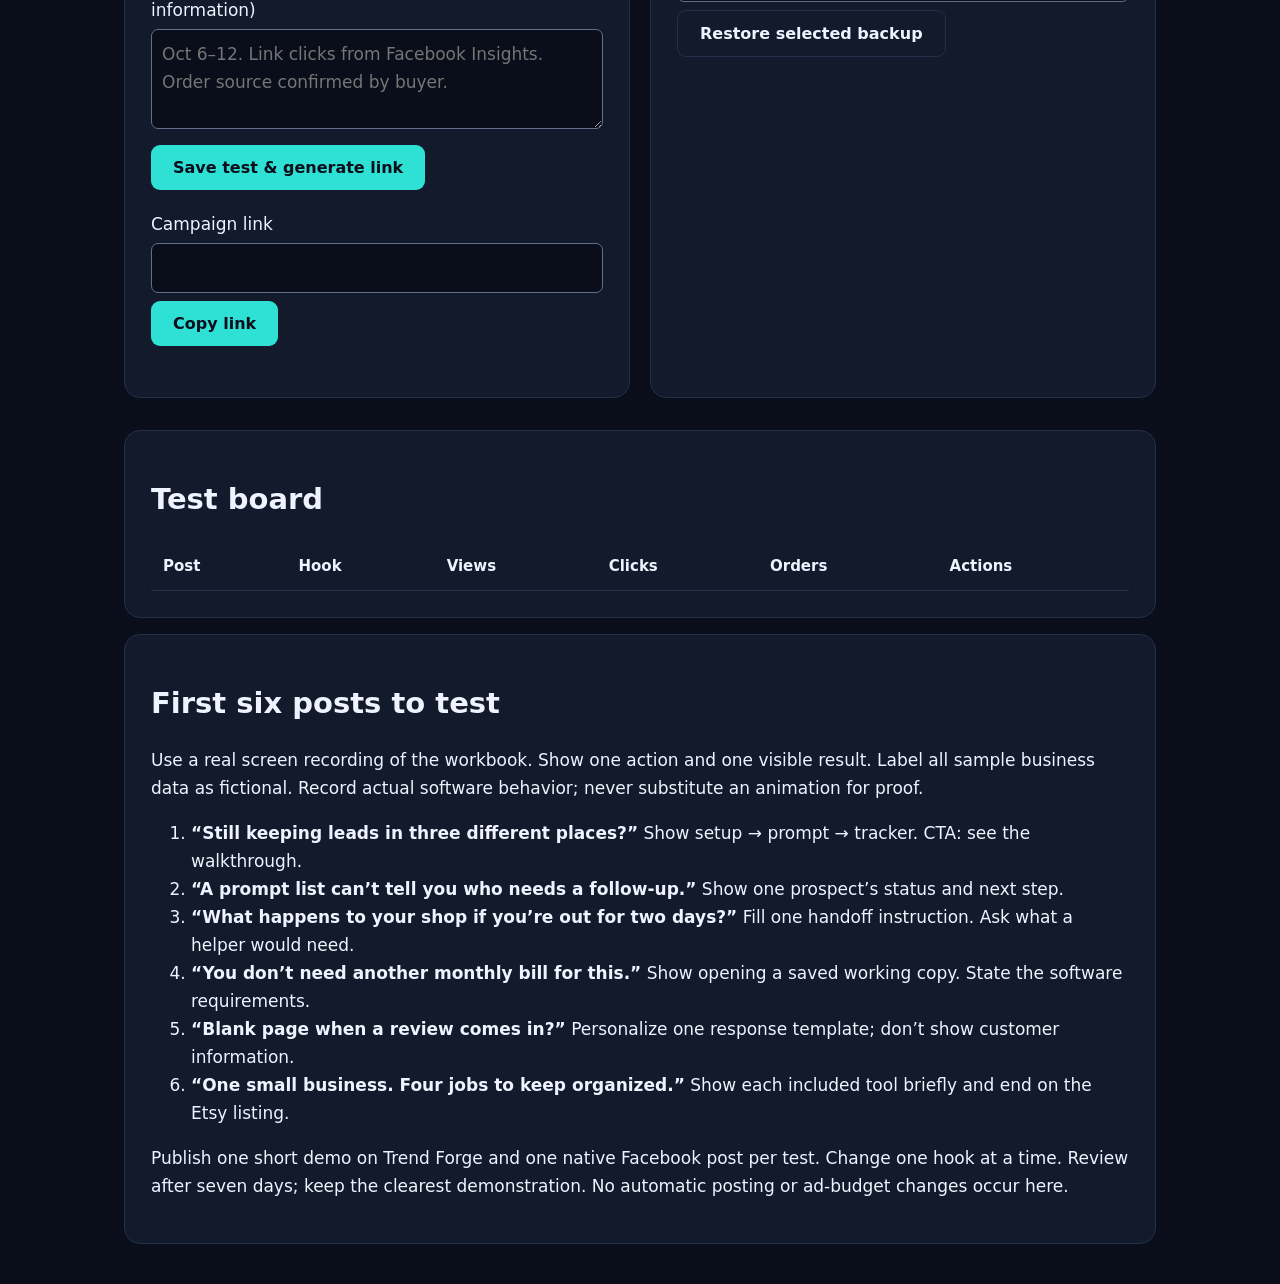
<file: campaigns/index.html>
<!doctype html><html lang="en"><head><meta charset="utf-8"><meta name="viewport" content="width=device-width,initial-scale=1"><meta name="robots" content="noindex,nofollow"><title>Campaign Studio | Lotus Intelligence</title><link rel="stylesheet" href="/assets/shop-kit.css"></head><body><nav><div class="wrap"><a href="/">Lotus Intelligence</a><a href="/products/business-kit">Buyer page</a></div></nav><main class="wrap"><p class="eyebrow">Owner workspace • stored in this browser</p><h1>Find the posts that earn attention.</h1><p class="lede">Make a link for each post. Record actual platform results. Compare hooks before spending more.</p><div class="card"><strong>Manual measurement, not automatic analytics.</strong><p>This page does not connect to Facebook, YouTube or Etsy. Enter views and outbound link clicks from their reports. Count a campaign sale only when you have source evidence. Keep other Etsy sales unattributed. UTM tags alone do not prove an Etsy purchase.</p><p class="muted">Records stay in this browser on this device. Anyone using this browser profile can see them. Export backups; clearing browser storage removes them. Do not enter buyer details.</p></div><div class="grid"><section class="card"><h2>Create or update a test</h2><form id="form"><label for="id">Post ID (unique, e.g. yt-followup-01)</label><input id="id" required maxlength="100" pattern="[a-zA-Z0-9_-]+"><label for="source">Channel</label><select id="source"><option value="youtube">YouTube</option><option value="facebook">Facebook</option></select><label for="hook">Opening line / hook</label><textarea id="hook" required maxlength="500"></textarea><label for="status">Status</label><select id="status"><option>draft</option><option>posted</option><option>reviewed</option></select><div class="grid"><div><label for="views">Platform views</label><input id="views" type="number" min="0" step="1" value="0" required></div><div><label for="clicks">Reported link clicks</label><input id="clicks" type="number" min="0" step="1" value="0" required></div><div><label for="orders">Source-confirmed orders</label><input id="orders" type="number" min="0" step="1" value="0" required></div><div><label for="revenue">Revenue ($)</label><input id="revenue" type="number" min="0" step="0.01" value="0" required></div><div><label for="spend">Spend ($)</label><input id="spend" type="number" min="0" step="0.01" value="0" required></div></div><label for="evidence">Date range & source evidence (no customer information)</label><textarea id="evidence" maxlength="500" placeholder="Oct 6–12. Link clicks from Facebook Insights. Order source confirmed by buyer."></textarea><button>Save test & generate link</button></form><label for="link">Campaign link</label><input id="link" readonly><button id="copy" type="button">Copy link</button><p id="notice" role="status"></p></section><section class="card"><h2>Campaign results</h2><p id="totals"></p><p class="muted">Combined view and click counts can include repeat people and different platform definitions. Revenue is gross, not profit. Acquisition cost excludes your time and fees.</p><h3>Work backward from 10,000 purchases</h3><label for="rate">Assumed purchase rate from qualified listing visits (%)</label><input id="rate" type="number" min="0.01" max="100" step="0.01" value="2"><p id="goal"></p><p class="muted">Scenario only. Your actual rate may be much lower. Use your own verified listing visits and purchases to revise it.</p><h3>Back up your work</h3><button id="export" type="button">Export JSON backup</button><label for="import">Restore backup (replaces current records)</label><input id="import" type="file" accept="application/json,.json"><button id="restore" type="button" class="alt">Restore selected backup</button></section></div><section class="card"><h2>Test board</h2><div class="scroll"><table><thead><tr><th>Post</th><th>Hook</th><th>Views</th><th>Clicks</th><th>Orders</th><th>Actions</th></tr></thead><tbody id="rows"></tbody></table></div></section><section class="card"><h2>First six posts to test</h2><p>Use a real screen recording of the workbook. Show one action and one visible result. Label all sample business data as fictional. Record actual software behavior; never substitute an animation for proof.</p><ol><li><strong>“Still keeping leads in three different places?”</strong> Show setup → prompt → tracker. CTA: see the walkthrough.</li><li><strong>“A prompt list can’t tell you who needs a follow-up.”</strong> Show one prospect’s status and next step.</li><li><strong>“What happens to your shop if you’re out for two days?”</strong> Fill one handoff instruction. Ask what a helper would need.</li><li><strong>“You don’t need another monthly bill for this.”</strong> Show opening a saved working copy. State the software requirements.</li><li><strong>“Blank page when a review comes in?”</strong> Personalize one response template; don’t show customer information.</li><li><strong>“One small business. Four jobs to keep organized.”</strong> Show each included tool briefly and end on the Etsy listing.</li></ol><p>Publish one short demo on Trend Forge and one native Facebook post per test. Change one hook at a time. Review after seven days; keep the clearest demonstration. No automatic posting or ad-budget changes occur here.</p></section></main><script type="module" src="/assets/campaign-studio.mjs"></script></body></html>
</file>
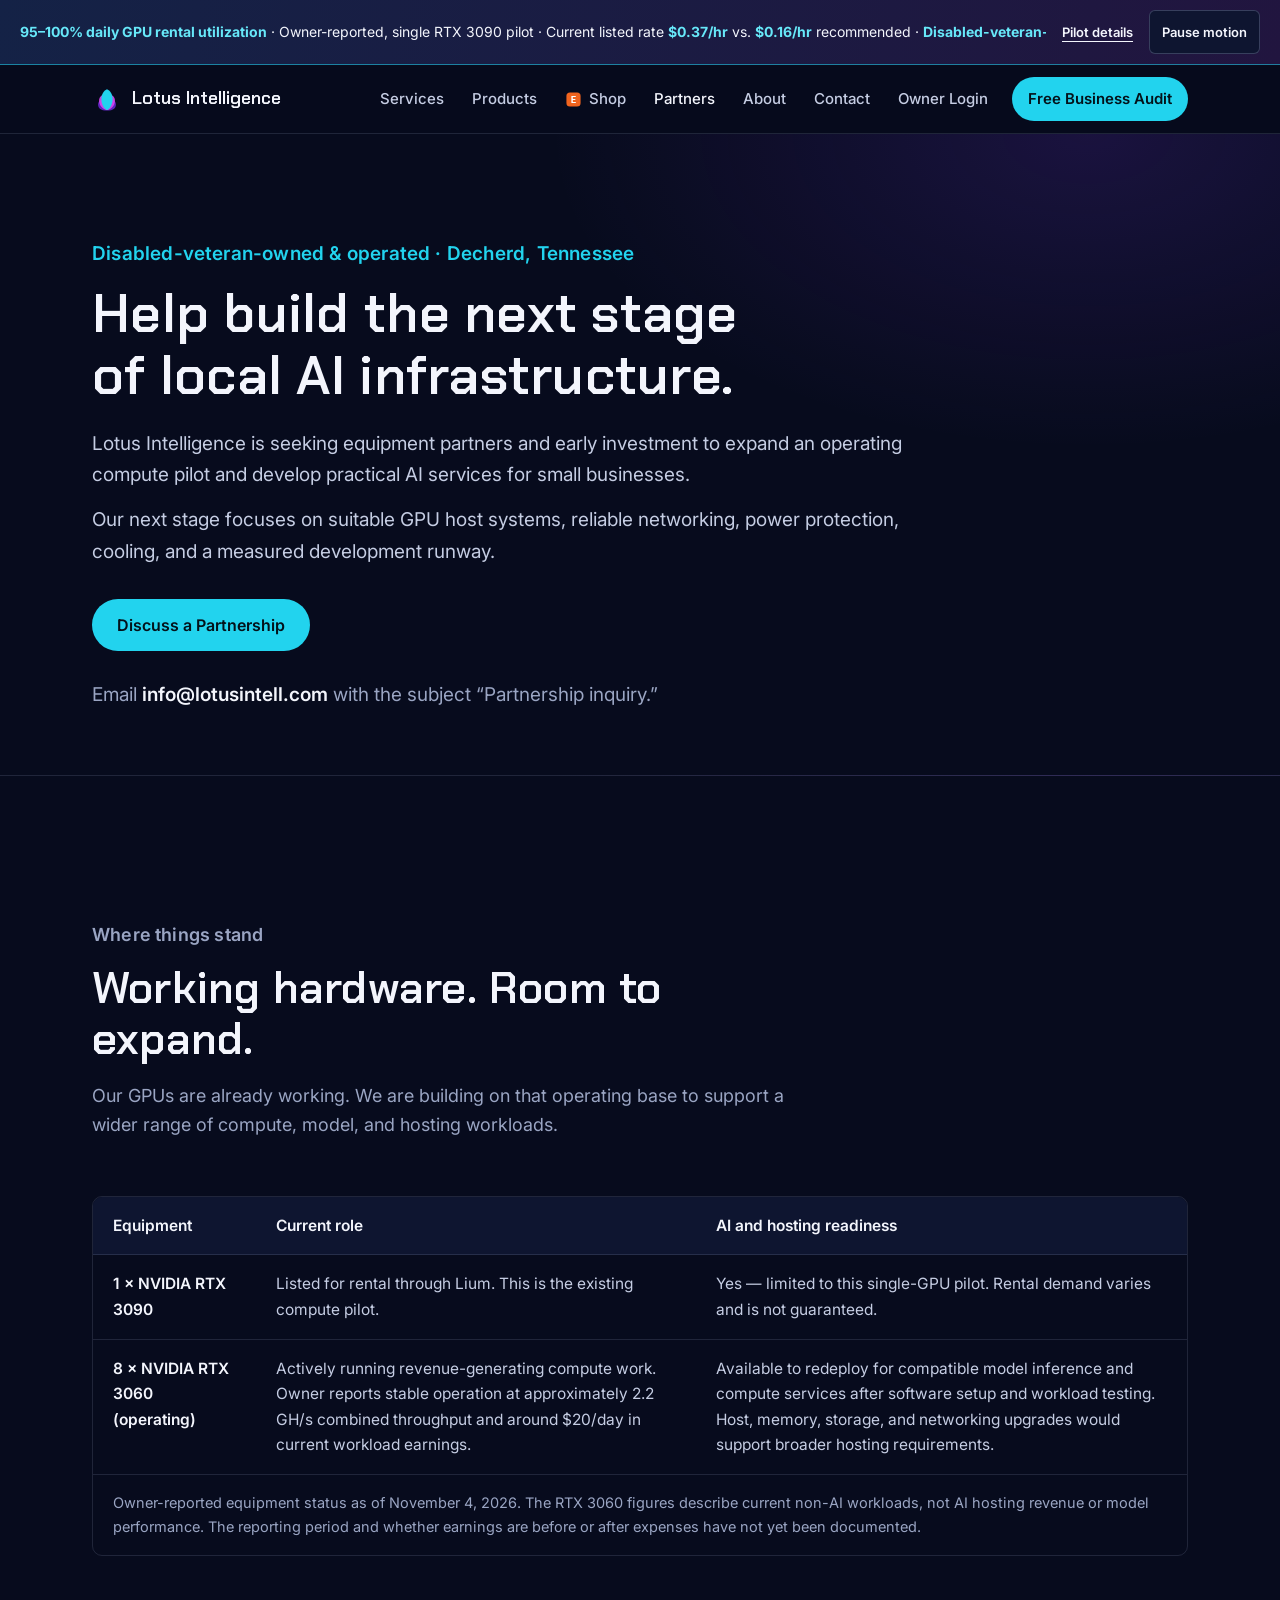
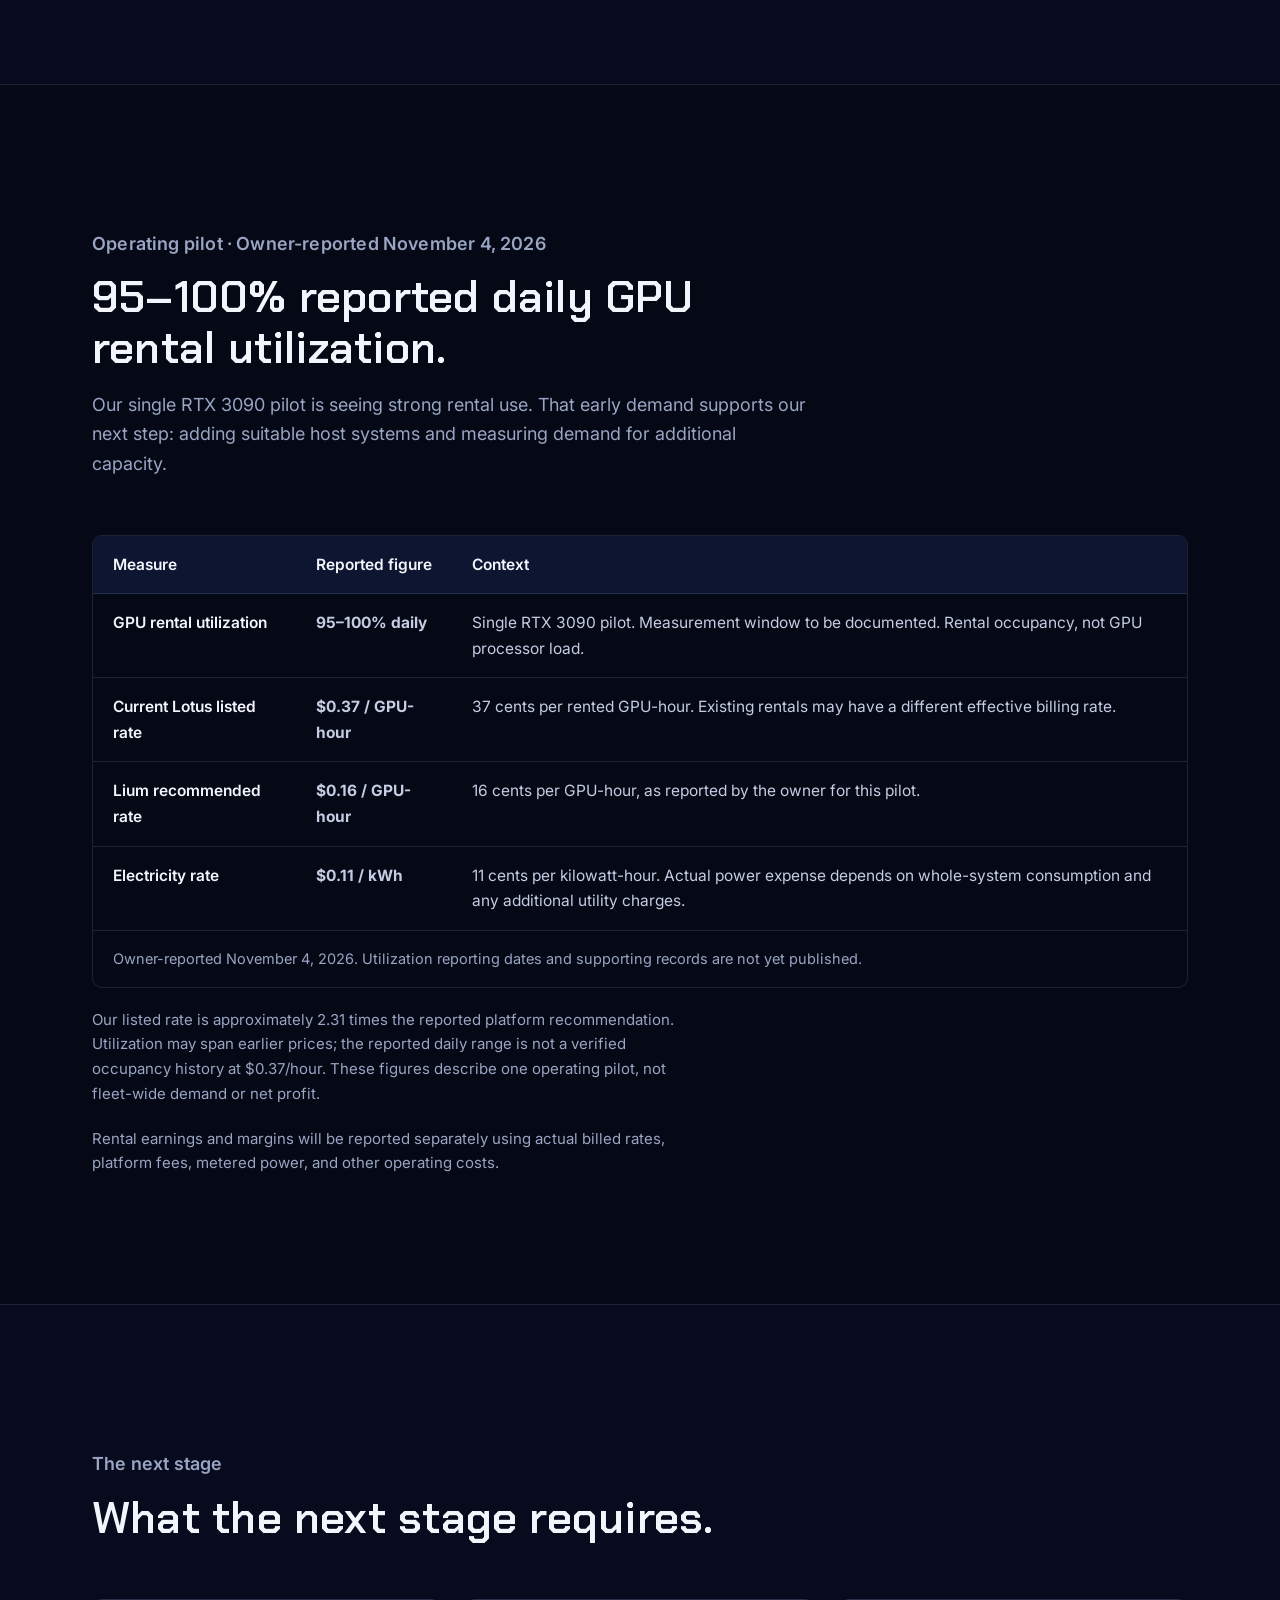
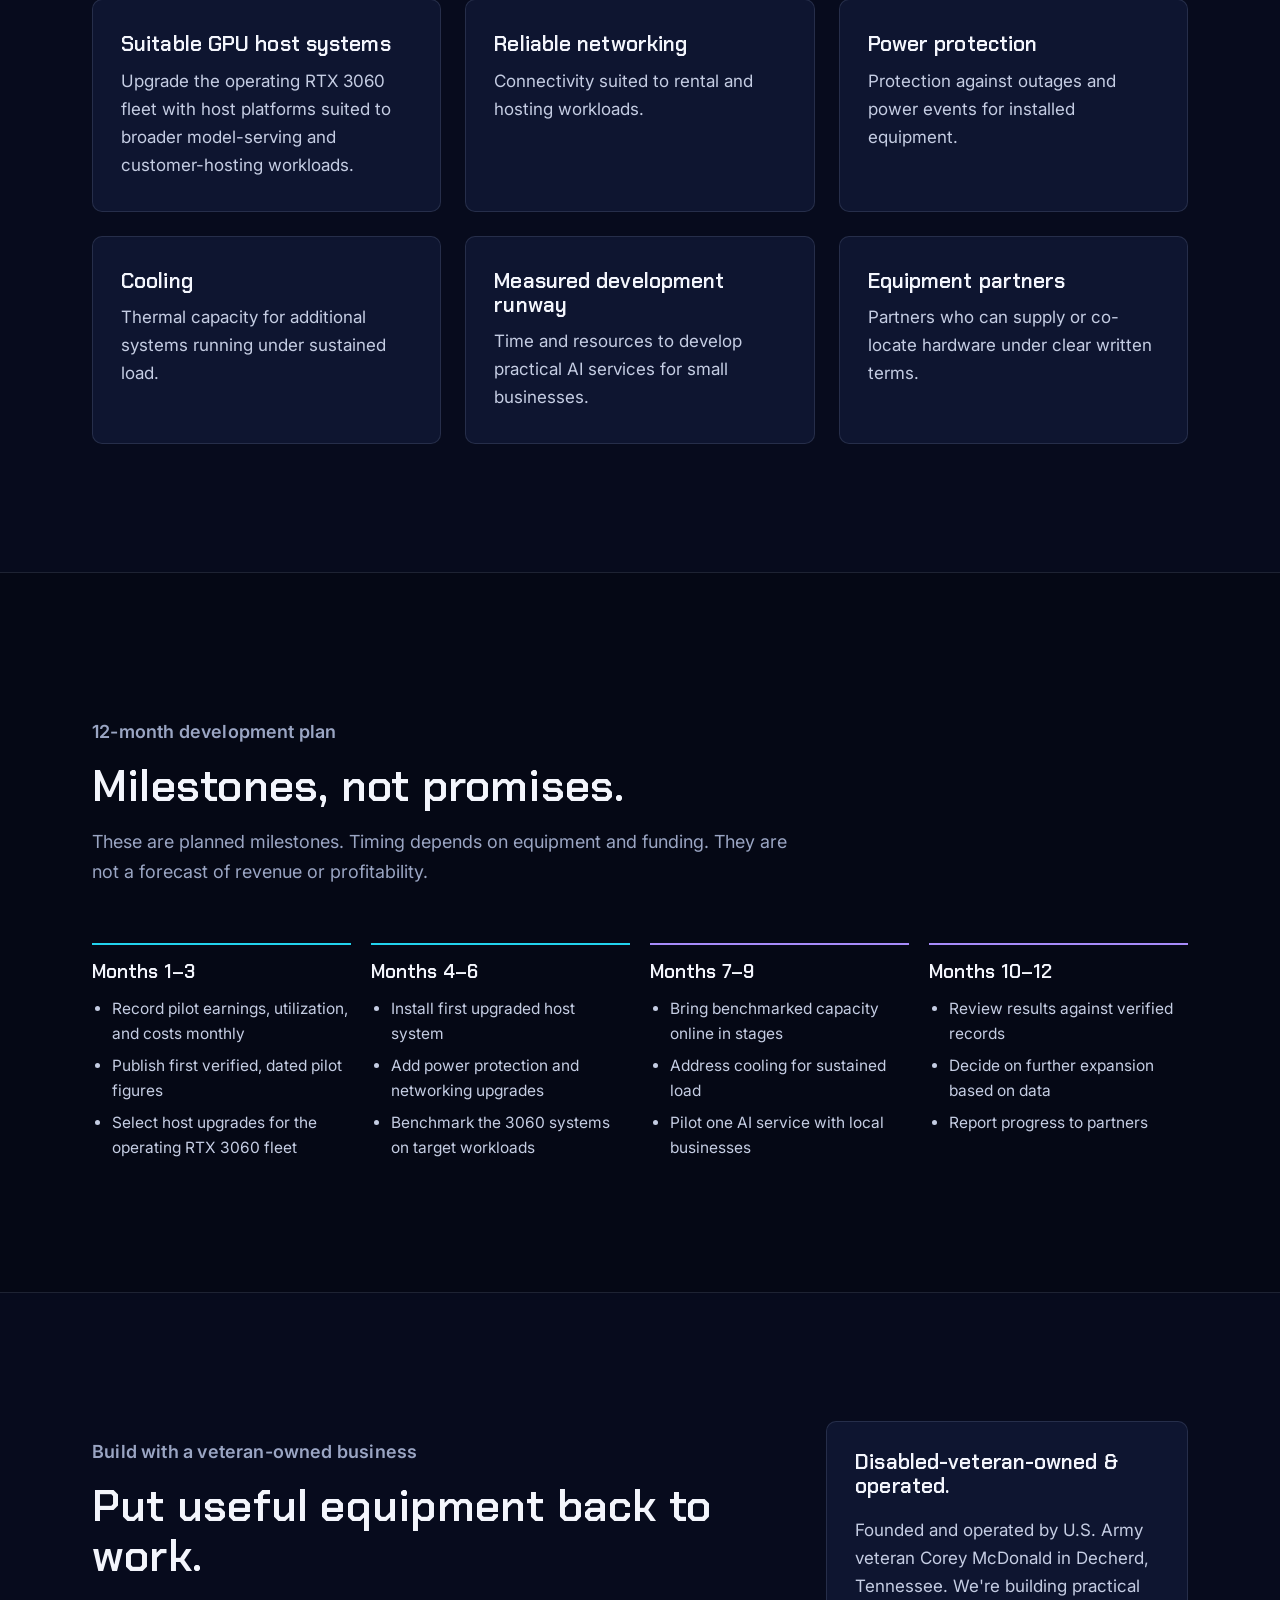
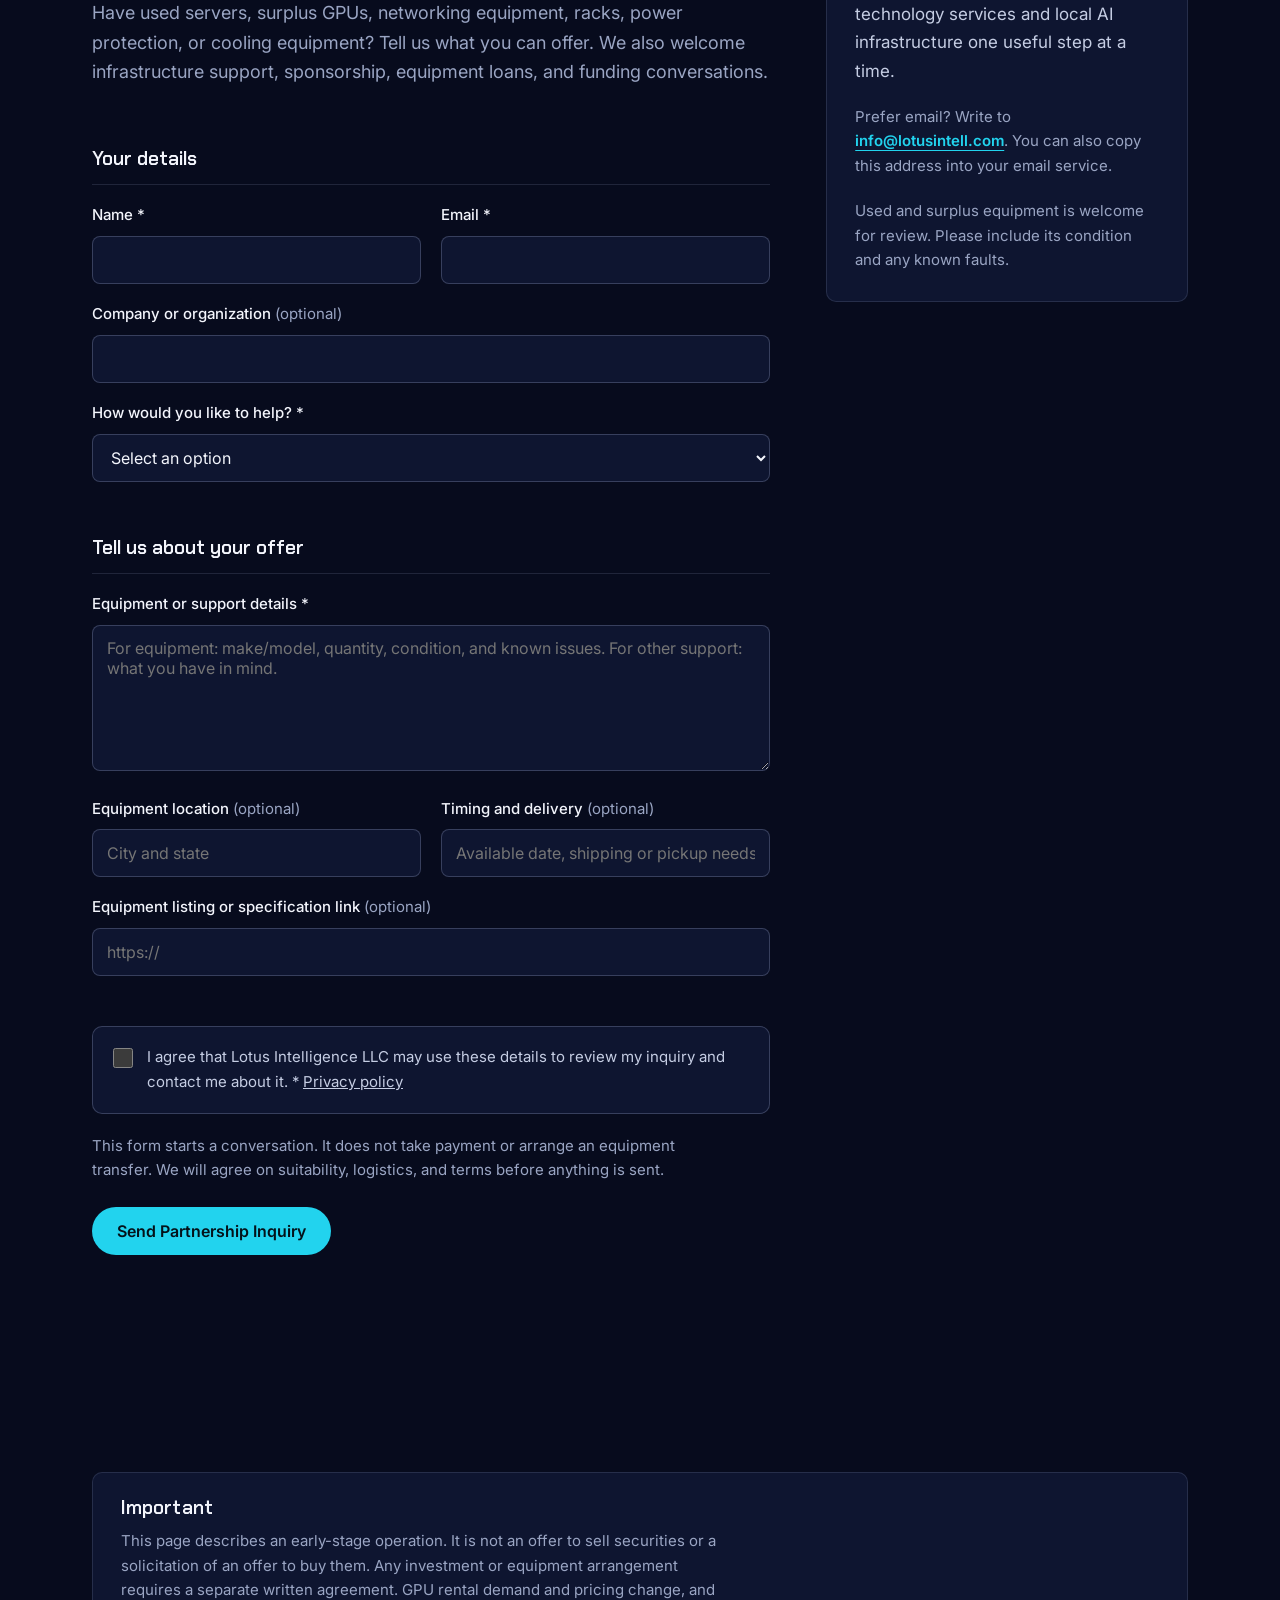
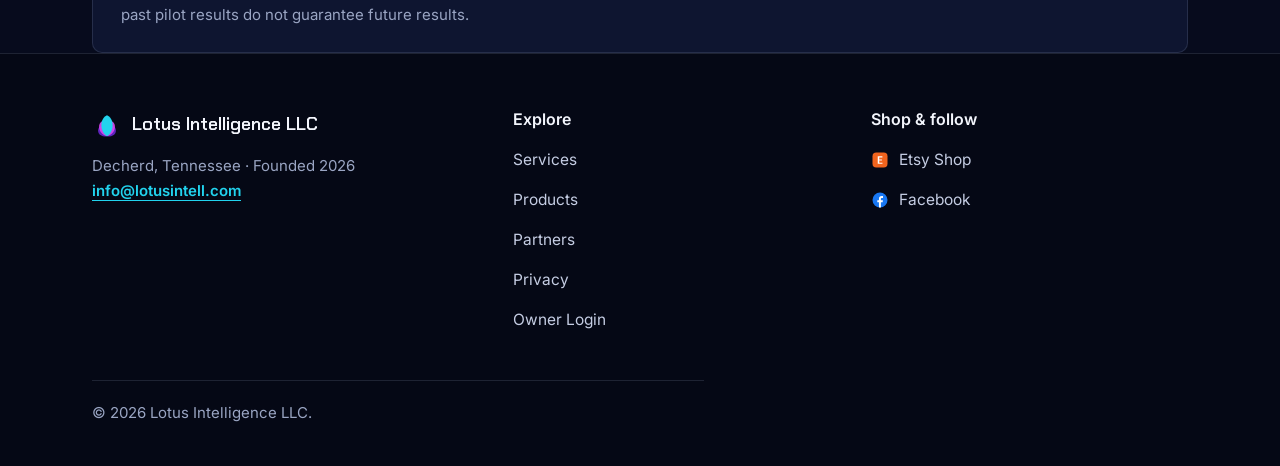
<file: partners/index.html>
<!DOCTYPE html>
<html lang="en" class="no-js">
<head>
<meta charset="UTF-8">
<meta name="viewport" content="width=device-width, initial-scale=1.0">
<title>Partnerships — Lotus Intelligence LLC</title>
<meta name="description" content="Lotus Intelligence is seeking equipment partners and early investment to expand an operating GPU compute pilot and develop practical AI services for small businesses.">
<link rel="canonical" href="https://lotusintell.com/partners/">
<meta name="theme-color" content="#070b1d">
<link rel="preconnect" href="https://fonts.googleapis.com">
<link rel="preconnect" href="https://fonts.gstatic.com" crossorigin>
<link href="https://fonts.googleapis.com/css2?family=Chakra+Petch:wght@500;600&family=Inter:wght@400;500;600&display=swap" rel="stylesheet">
<link rel="stylesheet" href="/assets/site.css">
<script>document.documentElement.classList.remove('no-js');</script>
</head>
<body>
<a class="skip" href="#main">Skip to content</a>
<!-- Icon & brand symbols (decorative; every use is paired with visible text) -->
<svg width="0" height="0" style="position:absolute" aria-hidden="true" focusable="false">
  <defs>
    <symbol id="lotusIconFilled" viewBox="0 0 40 40">
      <g transform="rotate(40 20 35)"><path d="M20,35 C12,31 12,21 20,19 C28,21 28,31 20,35 Z" fill="#6d28d9" opacity="0.85"/></g>
      <g transform="rotate(-40 20 35)"><path d="M20,35 C12,31 12,21 20,19 C28,21 28,31 20,35 Z" fill="#6d28d9" opacity="0.85"/></g>
      <g transform="rotate(18 20 35)"><path d="M20,35 C11,30 11,16 20,14 C29,16 29,30 20,35 Z" fill="#d946ef" opacity="0.92"/></g>
      <g transform="rotate(-18 20 35)"><path d="M20,35 C11,30 11,16 20,14 C29,16 29,30 20,35 Z" fill="#d946ef" opacity="0.92"/></g>
      <path d="M20,35 C10,29 10,11 20,7 C30,11 30,29 20,35 Z" fill="#22d3ee"/>
    </symbol>
    <symbol id="i-etsy" viewBox="0 0 24 24"><rect x="2" y="2" width="20" height="20" rx="5" fill="#F1641E"/><path d="M9 7h6.2v1.6H11v2.6h3.6v1.6H11v2.8h4.3V17H9z" fill="#fff"/></symbol>
    <symbol id="i-facebook" viewBox="0 0 24 24"><circle cx="12" cy="12" r="10" fill="#1877F2"/><path d="M13.2 21.9v-7h2.3l.4-2.7h-2.7v-1.7c0-.8.3-1.3 1.4-1.3H16V6.8c-.3 0-1.1-.1-2-.1-2 0-3.4 1.2-3.4 3.5v2H8.4v2.7h2.2v7z" fill="#fff"/></symbol>
    <symbol id="i-ext" viewBox="0 0 24 24"><path d="M14 4h6v6M20 4l-9 9M18 14v5a1 1 0 0 1-1 1H5a1 1 0 0 1-1-1V7a1 1 0 0 1 1-1h5" fill="none" stroke="currentColor" stroke-width="2" stroke-linecap="round" stroke-linejoin="round"/></symbol>
    <symbol id="i-trades" viewBox="0 0 24 24"><path d="M14.7 6.3a4 4 0 0 0-5.4 5.2L3 17.8 6.2 21l6.3-6.3a4 4 0 0 0 5.2-5.4l-2.6 2.6-2.4-.6-.6-2.4z"/></symbol>
    <symbol id="i-store" viewBox="0 0 24 24"><path d="M3 9l1.5-5h15L21 9M3 9h18M3 9a3 3 0 0 0 6 0 3 3 0 0 0 6 0 3 3 0 0 0 6 0M5 12v8h14v-8M10 20v-5h4v5"/></symbol>
    <symbol id="i-office" viewBox="0 0 24 24"><path d="M4 21V4h11v17M15 9h5v12M2 21h20M8 8h3M8 12h3M8 16h3"/></symbol>
    <symbol id="i-pulse" viewBox="0 0 24 24"><path d="M3 12h4l2-6 4 12 2-6h6"/></symbol>
  </defs>
</svg>

<aside class="pilot-banner" aria-label="Lotus pilot highlights">
  <div class="pilot-banner-window">
    <div class="pilot-banner-track">
      <p><strong>95–100% daily GPU rental utilization</strong> · Owner-reported, single RTX 3090 pilot · Current listed rate <strong>$0.37/hr</strong> vs. <strong>$0.16/hr</strong> recommended · <strong>Disabled-veteran-owned &amp; operated</strong></p>
      <p aria-hidden="true"><strong>95–100% daily GPU rental utilization</strong> · Owner-reported, single RTX 3090 pilot · Current listed rate <strong>$0.37/hr</strong> vs. <strong>$0.16/hr</strong> recommended · <strong>Disabled-veteran-owned &amp; operated</strong></p>
    </div>
  </div>
  <a href="/partners/#evidence-title" class="pilot-details">Pilot details</a>
  <button class="banner-pause" type="button" aria-pressed="false" hidden>Pause motion</button>
</aside>

<header class="site-header">
  <div class="wrap nav">
    <a class="brand" href="/" aria-label="Lotus Intelligence home">
      <svg viewBox="0 0 40 40" aria-hidden="true"><use href="#lotusIconFilled"/></svg>
      <span>Lotus Intelligence</span>
    </a>
    <button class="nav-toggle" id="navToggle" type="button" aria-expanded="false" aria-controls="navLinks">
      <svg viewBox="0 0 24 24" aria-hidden="true"><path d="M4 7h16M4 12h16M4 17h16" stroke="currentColor" stroke-width="2" stroke-linecap="round"/></svg>
      <span class="sr-only">Menu</span>
    </button>
    <nav aria-label="Main navigation">
      <ul class="nav-links" id="navLinks">
        <li><a href="/#services">Services</a></li>
        <li><a href="/#products">Products</a></li>
        <li><a href="https://www.etsy.com/shop/LotusIntellTools" target="_blank" rel="noopener noreferrer"><svg aria-hidden="true"><use href="#i-etsy"/></svg>Shop<span class="sr-only"> on Etsy (opens in a new tab)</span></a></li>
        <li><a href="/partners/" aria-current="page">Partners</a></li>
        <li><a href="/#about">About</a></li>
        <li><a href="/#contact">Contact</a></li>
        <li><a href="https://portal.lotusintell.com/app/owner">Owner Login</a></li>
        <li><a class="nav-cta" href="/#contact">Free Business Audit</a></li>
      </ul>
    </nav>
  </div>
</header>

<main id="main">

<section class="page-hero" aria-labelledby="page-title">
  <div class="wrap">
    <p class="kicker">Disabled-veteran-owned &amp; operated · Decherd, Tennessee</p>
    <h1 id="page-title">Help build the next stage of local AI infrastructure.</h1>
    <p>Lotus Intelligence is seeking equipment partners and early investment to expand an operating compute pilot and develop practical AI services for small businesses.</p>
    <p style="margin-top:14px;">Our next stage focuses on suitable GPU host systems, reliable networking, power protection, cooling, and a measured development runway.</p>
    <div class="hero-ctas">
      <a class="btn btn-primary" href="#partnership-contact">Discuss a Partnership</a>
    </div>
    <p class="contact-line">Email <strong>info@lotusintell.com</strong> with the subject “Partnership inquiry.”</p>
  </div>
</section>

<section aria-labelledby="today-title">
  <div class="wrap">
    <div class="section-head">
      <p class="kicker">Where things stand</p>
      <h2 id="today-title">Working hardware. Room to expand.</h2>
      <p>Our GPUs are already working. We are building on that operating base to support a wider range of compute, model, and hosting workloads.</p>
    </div>
    <div class="table-wrap">
      <table>
        <caption>Owner-reported equipment status as of November 4, 2026. The RTX 3060 figures describe current non-AI workloads, not AI hosting revenue or model performance. The reporting period and whether earnings are before or after expenses have not yet been documented.</caption>
        <thead>
          <tr><th scope="col">Equipment</th><th scope="col">Current role</th><th scope="col">AI and hosting readiness</th></tr>
        </thead>
        <tbody>
          <tr>
            <th scope="row">1 × NVIDIA RTX 3090</th>
            <td>Listed for rental through Lium. This is the existing compute pilot.</td>
            <td>Yes — limited to this single-GPU pilot. Rental demand varies and is not guaranteed.</td>
          </tr>
          <tr>
            <th scope="row">8 × NVIDIA RTX 3060 (operating)</th>
            <td>Actively running revenue-generating compute work. Owner reports stable operation at approximately 2.2 GH/s combined throughput and around $20/day in current workload earnings.</td>
            <td>Available to redeploy for compatible model inference and compute services after software setup and workload testing. Host, memory, storage, and networking upgrades would support broader hosting requirements.</td>
          </tr>
        </tbody>
      </table>
    </div>
  </div>
</section>

<section class="structure" aria-labelledby="evidence-title">
  <div class="wrap">
    <div class="section-head">
      <p class="kicker">Operating pilot · Owner-reported November 4, 2026</p>
      <h2 id="evidence-title">95–100% reported daily GPU rental utilization.</h2>
      <p>Our single RTX 3090 pilot is seeing strong rental use. That early demand supports our next step: adding suitable host systems and measuring demand for additional capacity.</p>
    </div>
    <div class="table-wrap">
      <table>
        <caption>Owner-reported November 4, 2026. Utilization reporting dates and supporting records are not yet published.</caption>
        <thead><tr><th scope="col">Measure</th><th scope="col">Reported figure</th><th scope="col">Context</th></tr></thead>
        <tbody>
          <tr><th scope="row">GPU rental utilization</th><td><strong>95–100% daily</strong></td><td>Single RTX 3090 pilot. Measurement window to be documented. Rental occupancy, not GPU processor load.</td></tr>
          <tr><th scope="row">Current Lotus listed rate</th><td><strong>$0.37 / GPU-hour</strong></td><td>37 cents per rented GPU-hour. Existing rentals may have a different effective billing rate.</td></tr>
          <tr><th scope="row">Lium recommended rate</th><td><strong>$0.16 / GPU-hour</strong></td><td>16 cents per GPU-hour, as reported by the owner for this pilot.</td></tr>
          <tr><th scope="row">Electricity rate</th><td><strong>$0.11 / kWh</strong></td><td>11 cents per kilowatt-hour. Actual power expense depends on whole-system consumption and any additional utility charges.</td></tr>
        </tbody>
      </table>
    </div>
    <p class="fine">Our listed rate is approximately 2.31 times the reported platform recommendation. Utilization may span earlier prices; the reported daily range is not a verified occupancy history at $0.37/hour. These figures describe one operating pilot, not fleet-wide demand or net profit.</p>
    <p class="fine">Rental earnings and margins will be reported separately using actual billed rates, platform fees, metered power, and other operating costs.</p>
  </div>
</section>

<section aria-labelledby="needs-title">
  <div class="wrap">
    <div class="section-head">
      <p class="kicker">The next stage</p>
      <h2 id="needs-title">What the next stage requires.</h2>
    </div>
    <div class="grid-3">
      <article class="card"><h3>Suitable GPU host systems</h3><p>Upgrade the operating RTX 3060 fleet with host platforms suited to broader model-serving and customer-hosting workloads.</p></article>
      <article class="card"><h3>Reliable networking</h3><p>Connectivity suited to rental and hosting workloads.</p></article>
      <article class="card"><h3>Power protection</h3><p>Protection against outages and power events for installed equipment.</p></article>
      <article class="card"><h3>Cooling</h3><p>Thermal capacity for additional systems running under sustained load.</p></article>
      <article class="card"><h3>Measured development runway</h3><p>Time and resources to develop practical AI services for small businesses.</p></article>
      <article class="card"><h3>Equipment partners</h3><p>Partners who can supply or co-locate hardware under clear written terms.</p></article>
    </div>
  </div>
</section>

<section class="structure" aria-labelledby="plan-title">
  <div class="wrap">
    <div class="section-head">
      <p class="kicker">12-month development plan</p>
      <h2 id="plan-title">Milestones, not promises.</h2>
      <p>These are planned milestones. Timing depends on equipment and funding. They are not a forecast of revenue or profitability.</p>
    </div>
    <ol class="milestones">
      <li><h3>Months 1–3</h3><ul><li>Record pilot earnings, utilization, and costs monthly</li><li>Publish first verified, dated pilot figures</li><li>Select host upgrades for the operating RTX 3060 fleet</li></ul></li>
      <li><h3>Months 4–6</h3><ul><li>Install first upgraded host system</li><li>Add power protection and networking upgrades</li><li>Benchmark the 3060 systems on target workloads</li></ul></li>
      <li><h3>Months 7–9</h3><ul><li>Bring benchmarked capacity online in stages</li><li>Address cooling for sustained load</li><li>Pilot one AI service with local businesses</li></ul></li>
      <li><h3>Months 10–12</h3><ul><li>Review results against verified records</li><li>Decide on further expansion based on data</li><li>Report progress to partners</li></ul></li>
    </ol>
  </div>
</section>

<section id="partnership-contact" aria-labelledby="talk-title">
  <div class="wrap contact-grid">
    <div>
      <div class="section-head">
        <p class="kicker">Build with a veteran-owned business</p>
        <h2 id="talk-title">Put useful equipment back to work.</h2>
        <p>Have used servers, surplus GPUs, networking equipment, racks, power protection, or cooling equipment? Tell us what you can offer. We also welcome infrastructure support, sponsorship, equipment loans, and funding conversations.</p>
      </div>
      <form id="partnerForm" class="audit-form" action="https://formspree.io/f/mqevnjey" method="POST">
        <input type="hidden" name="_subject" value="Lotus partnership / equipment inquiry">
        <input type="hidden" name="inquiry_type" value="Partnership and equipment support">
        <fieldset>
          <legend>Your details</legend>
          <div class="field-grid">
            <div class="field"><label for="p-name">Name *</label><input id="p-name" name="name" required autocomplete="name" maxlength="150"></div>
            <div class="field"><label for="p-email">Email *</label><input id="p-email" name="email" type="email" required autocomplete="email" maxlength="254"></div>
          </div>
          <div class="field"><label for="p-org">Company or organization <span class="optional">(optional)</span></label><input id="p-org" name="organization" autocomplete="organization" maxlength="200"></div>
          <div class="field"><label for="p-type">How would you like to help? *</label>
            <select id="p-type" name="support_type" required>
              <option value="">Select an option</option>
              <option>Hardware donation — new, used, or surplus</option>
              <option>Discounted equipment sale</option>
              <option>Equipment loan or hosting partnership</option>
              <option>Infrastructure, networking, power, or cooling</option>
              <option>Financial contribution or sponsorship</option>
              <option>Investment conversation</option>
              <option>Other partnership</option>
            </select>
          </div>
        </fieldset>
        <fieldset>
          <legend>Tell us about your offer</legend>
          <div class="field"><label for="p-details">Equipment or support details *</label><textarea id="p-details" name="details" required rows="6" maxlength="6000" placeholder="For equipment: make/model, quantity, condition, and known issues. For other support: what you have in mind."></textarea></div>
          <div class="field-grid">
            <div class="field"><label for="p-location">Equipment location <span class="optional">(optional)</span></label><input id="p-location" name="equipment_location" maxlength="250" placeholder="City and state"></div>
            <div class="field"><label for="p-logistics">Timing and delivery <span class="optional">(optional)</span></label><input id="p-logistics" name="timing_delivery" maxlength="500" placeholder="Available date, shipping or pickup needs"></div>
          </div>
          <div class="field"><label for="p-link">Equipment listing or specification link <span class="optional">(optional)</span></label><input id="p-link" name="equipment_link" type="url" placeholder="https://" maxlength="2000"></div>
        </fieldset>
        <div class="partner-honeypot" aria-hidden="true"><label for="p-trap">Leave this field empty</label><input id="p-trap" name="_gotcha" tabindex="-1" autocomplete="off"></div>
        <div class="consent-box"><label><input type="checkbox" name="consent" required><span>I agree that Lotus Intelligence LLC may use these details to review my inquiry and contact me about it. * <a href="/privacy">Privacy policy</a></span></label></div>
        <p class="fine">This form starts a conversation. It does not take payment or arrange an equipment transfer. We will agree on suitability, logistics, and terms before anything is sent.</p>
        <div class="form-actions" style="margin-top:24px;"><button class="btn btn-primary" type="submit">Send Partnership Inquiry</button></div>
        <p class="field-note" role="status" aria-live="polite"></p>
      </form>
    </div>
    <aside class="contact-card" aria-labelledby="partner-contact-title">
      <h3 id="partner-contact-title">Disabled-veteran-owned &amp; operated.</h3>
      <p>Founded and operated by U.S. Army veteran Corey McDonald in Decherd, Tennessee. We're building practical technology services and local AI infrastructure one useful step at a time.</p>
      <p class="fine">Prefer email? Write to <a class="text-link" href="mailto:info@lotusintell.com?subject=Partnership%20inquiry">info@lotusintell.com</a>. You can also copy this address into your email service.</p>
      <p class="fine">Used and surplus equipment is welcome for review. Please include its condition and any known faults.</p>
    </aside>
  </div>
</section>

<div class="wrap">    <div class="disclaimer" style="margin-top:48px;">
      <h2>Important</h2>
      <p>This page describes an early-stage operation. It is not an offer to sell securities or a solicitation of an offer to buy them. Any investment or equipment arrangement requires a separate written agreement. GPU rental demand and pricing change, and past pilot results do not guarantee future results.</p>
    </div></div>

</main>

<footer class="site-footer">
  <div class="wrap">
    <div class="footer-grid">
      <div>
        <a class="brand" href="/"><svg viewBox="0 0 40 40" aria-hidden="true"><use href="#lotusIconFilled"/></svg><span>Lotus Intelligence LLC</span></a>
        <p style="margin-top:14px;">Decherd, Tennessee · Founded 2026</p>
        <p><a href="mailto:info@lotusintell.com" class="text-link">info@lotusintell.com</a></p>
      </div>
      <nav aria-labelledby="footer-explore">
        <h2 id="footer-explore">Explore</h2>
        <ul>
          <li><a href="/#services">Services</a></li>
          <li><a href="/products/">Products</a></li>
          <li><a href="/partners/">Partners</a></li>
          <li><a href="/privacy">Privacy</a></li>
          <li><a href="https://portal.lotusintell.com/app/owner">Owner Login</a></li>
        </ul>
      </nav>
      <nav aria-labelledby="footer-follow">
        <h2 id="footer-follow">Shop &amp; follow</h2>
        <ul>
          <li><a href="https://www.etsy.com/shop/LotusIntellTools" target="_blank" rel="noopener noreferrer"><svg aria-hidden="true"><use href="#i-etsy"/></svg>Etsy Shop<span class="sr-only"> (opens in a new tab)</span></a></li>
          <li><a href="https://www.facebook.com/profile.php?id=61593342792239" target="_blank" rel="noopener noreferrer"><svg aria-hidden="true"><use href="#i-facebook"/></svg>Facebook<span class="sr-only"> (opens in a new tab)</span></a></li>
        </ul>
      </nav>
    </div>
    <p class="footer-base">© 2026 Lotus Intelligence LLC.</p>
  </div>
</footer>

<script src="/assets/site.js" defer></script>
</body>
</html>
</file>
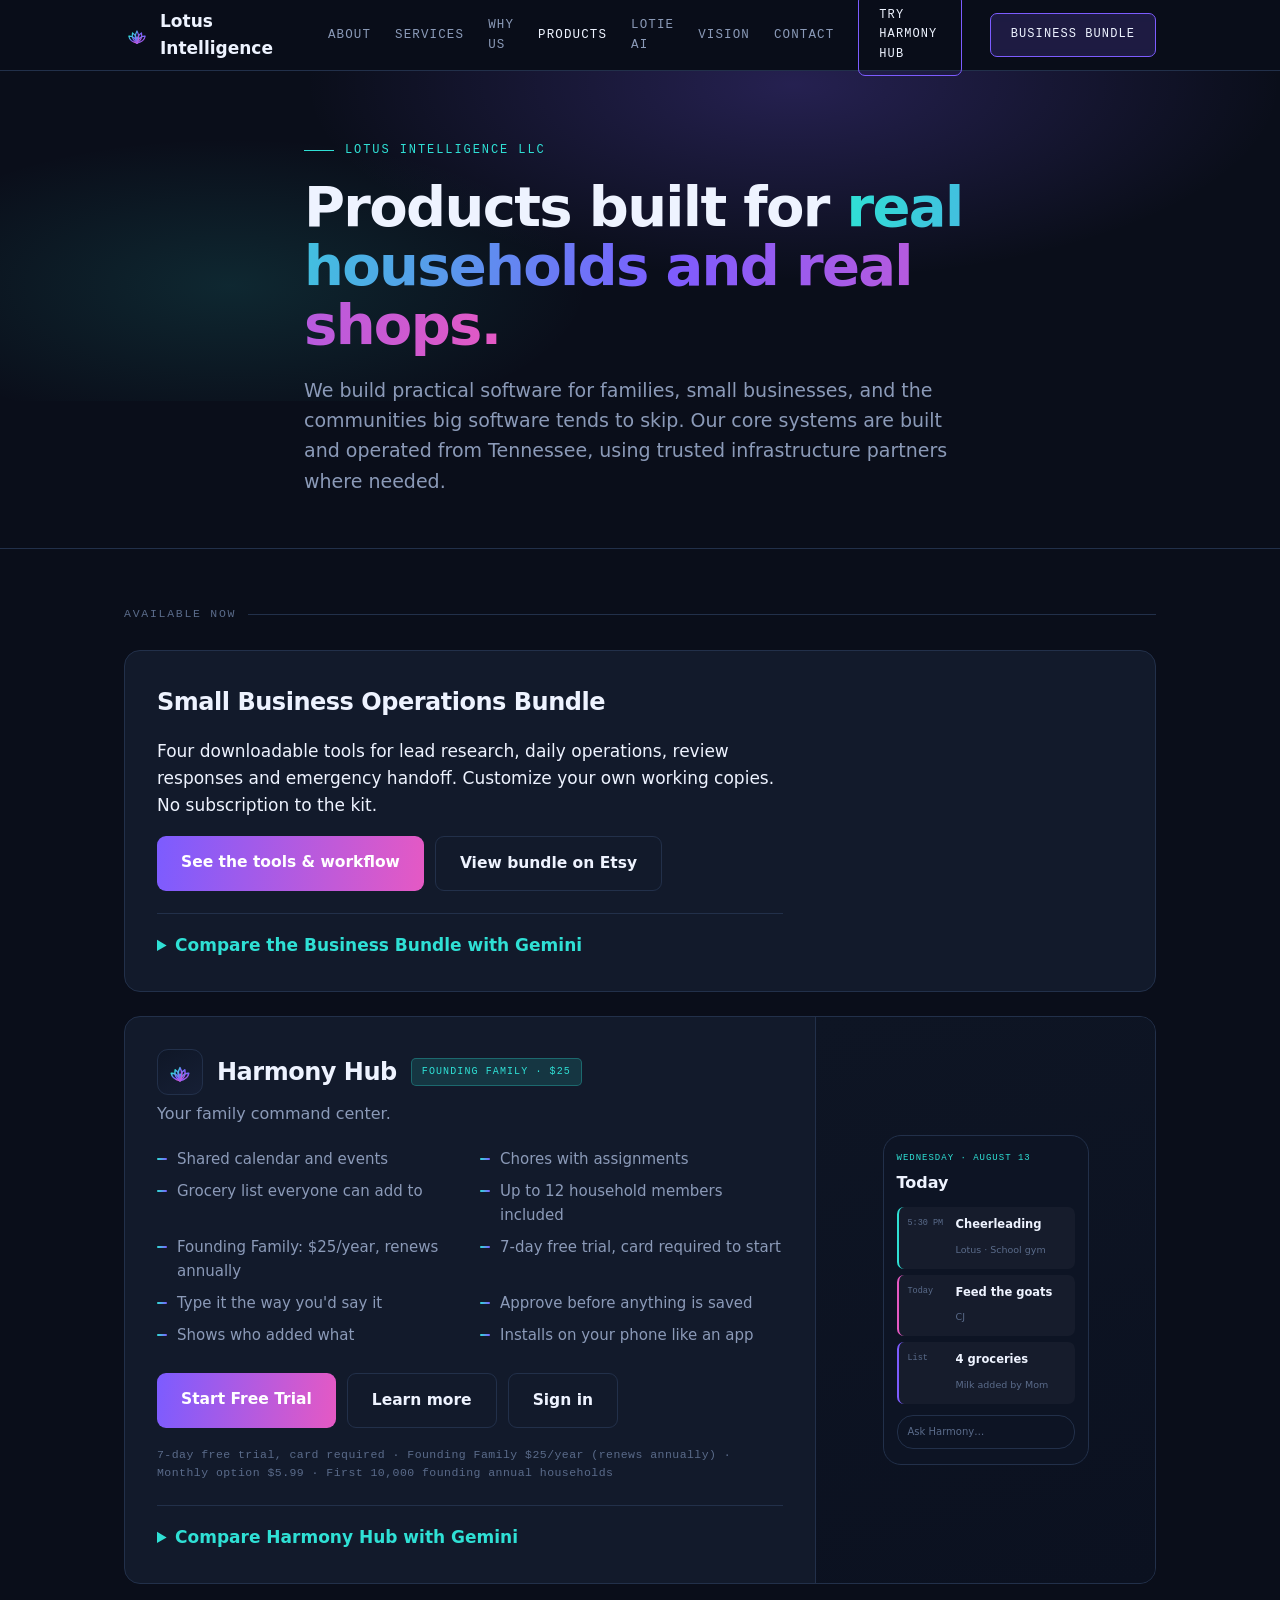
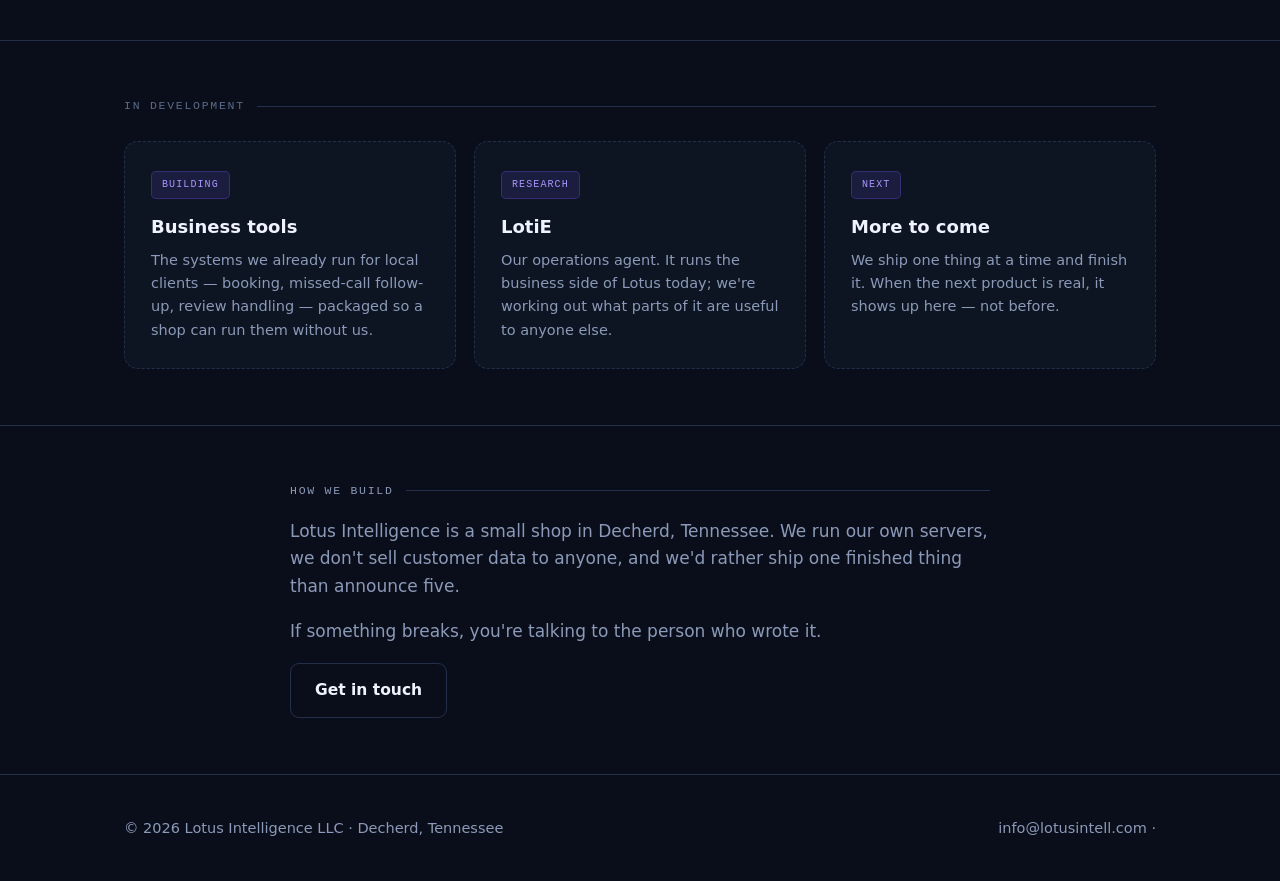
<file: products/index.html>
<!DOCTYPE html>
<html lang="en">
<head>
<meta charset="utf-8">
<meta name="viewport" content="width=device-width, initial-scale=1, viewport-fit=cover">
<title>Products — Lotus Intelligence LLC</title>
<meta name="description" content="Software and AI tools built by Lotus Intelligence for families, small businesses, and communities that big software tends to skip. Harmony Hub is available now in early access.">
<meta name="theme-color" content="#0A0E1A">
<link rel="canonical" href="https://lotusintell.com/products/">

<meta property="og:type" content="website">
<meta property="og:site_name" content="Lotus Intelligence LLC">
<meta property="og:title" content="Products — Lotus Intelligence">
<meta property="og:description" content="Practical software built in Tennessee for families and small businesses. Harmony Hub is available now in early access.">
<meta property="og:url" content="https://lotusintell.com/products/">
<meta name="twitter:card" content="summary">

<style>
  :root{
    --ink:#0A0E1A;--ink2:#0D1424;--panel:#121A2B;--edge:#22304A;
    --cyan:#2FE0D5;--violet:#7C5CFF;--magenta:#E559C4;
    --text:#EEF3FF;--muted:#8B9AB8;--dim:#5A6B8A;
    --mono:ui-monospace,"SF Mono",Menlo,Consolas,monospace;
  }
  *{box-sizing:border-box}
  html{scroll-behavior:smooth}
  body{
    margin:0;background:var(--ink);color:var(--text);
    font:400 17px/1.6 -apple-system,BlinkMacSystemFont,"Segoe UI",Roboto,system-ui,sans-serif;
    -webkit-font-smoothing:antialiased;
  }
  a{color:inherit}
  .wrap{max-width:1080px;margin:0 auto;padding:0 24px}

  /* ── nav ── */
  nav{position:sticky;top:0;z-index:50;background:rgba(10,14,26,.88);
      backdrop-filter:blur(14px);border-bottom:1px solid var(--edge)}
  .nav-in{display:flex;align-items:center;gap:28px;height:70px}
  .brand{display:flex;align-items:center;gap:10px;font-weight:600;text-decoration:none;font-size:17px}
  .brand svg{width:26px;height:26px;flex:none}
  .links{display:flex;gap:24px;margin-left:auto;align-items:center;
         font-family:var(--mono);font-size:12.5px;letter-spacing:.09em;text-transform:uppercase}
  .links a{color:var(--muted);text-decoration:none;transition:color .15s}
  .links a:hover,.links a[aria-current]{color:var(--text)}
  .cta{padding:11px 20px;border:1px solid var(--violet);border-radius:7px;
       color:var(--text)!important;font-family:var(--mono);font-size:12px;
       letter-spacing:.09em;text-transform:uppercase;text-decoration:none;transition:background .15s}
  .cta:hover{background:rgba(124,92,255,.18)}
  .burger{display:none;margin-left:auto;background:none;border:0;color:var(--text);
          cursor:pointer;padding:8px}
  @media(max-width:820px){
    .links{display:none;position:absolute;top:70px;left:0;right:0;flex-direction:column;
           gap:0;background:var(--ink2);border-bottom:1px solid var(--edge);padding:8px 24px 18px}
    .links.open{display:flex}
    .links a{padding:13px 0;width:100%;border-bottom:1px solid rgba(34,48,74,.5)}
    .links .cta{margin-top:14px;text-align:center;border-bottom:1px solid var(--violet)}
    .burger{display:block}
    .nav-in .cta:not(.links .cta){display:none}
  }

  .mobile-bundle{display:none}
  .bundle-cta{background:rgba(124,92,255,.18);flex-shrink:0}
  .product + .product{margin-top:24px}
  .bundle-product{grid-template-columns:1fr}
  .audit{margin-top:22px;border-top:1px solid var(--edge);padding-top:18px}
  .audit summary{cursor:pointer;color:var(--cyan);font-weight:600}
  .audit label{display:block;margin:12px 0 8px}
  .audit textarea{width:100%;min-height:170px;padding:14px;background:var(--ink);color:var(--text);border:1px solid var(--edge);border-radius:8px;font:14px/1.6 system-ui}
  .audit p{font-size:14px;color:var(--muted)}
  .audit button{cursor:pointer;font-family:inherit}
  .audit-status{min-height:1.6em}
  @media(max-width:1050px){
    .links{display:none;position:absolute;top:70px;left:0;right:0;flex-direction:column;gap:0;background:var(--ink2);padding:12px 24px}
    .links.open{display:flex}
    .links a{padding:12px;width:100%}
    .burger{display:block}
    .nav-in > .cta{display:none}
    .links .mobile-bundle{display:block}
  }

  /* ── hero ── */
  header{padding:70px 0 52px;position:relative;overflow:hidden}
  header::before{content:"";position:absolute;inset:-150px 0 auto;height:480px;pointer-events:none;
    background:radial-gradient(ellipse 56% 60% at 62% 34%, rgba(124,92,255,.24), transparent 68%),
               radial-gradient(ellipse 40% 44% at 18% 76%, rgba(47,224,213,.12), transparent 70%)}
  .hero{position:relative;max-width:720px}
  .eyebrow{font-family:var(--mono);font-size:12px;letter-spacing:.16em;text-transform:uppercase;
           color:var(--cyan);margin:0 0 18px;display:flex;align-items:center;gap:11px}
  .eyebrow::before{content:"";width:30px;height:1px;background:var(--cyan)}
  h1{font-size:clamp(36px,5.6vw,56px);line-height:1.05;letter-spacing:-.03em;margin:0 0 20px;font-weight:600}
  .grad{background:linear-gradient(96deg,var(--cyan),var(--violet) 52%,var(--magenta));
        -webkit-background-clip:text;background-clip:text;color:transparent}
  .lede{font-size:19px;color:var(--muted);margin:0;max-width:34em}

  /* ── sections ── */
  section{padding:56px 0;border-top:1px solid var(--edge)}
  .sec-label{font-family:var(--mono);font-size:11.5px;letter-spacing:.15em;text-transform:uppercase;
             color:var(--dim);margin:0 0 26px;display:flex;align-items:center;gap:12px}
  .sec-label::after{content:"";flex:1;height:1px;background:var(--edge)}

  /* product card */
  .product{
    background:var(--panel);border:1px solid var(--edge);border-radius:16px;overflow:hidden;
    display:grid;grid-template-columns:1fr 340px;transition:border-color .2s;
  }
  .product:hover{border-color:rgba(124,92,255,.5)}
  @media(max-width:820px){.product{grid-template-columns:1fr}}
  .p-body{padding:32px}
  .p-top{display:flex;align-items:center;gap:14px;margin-bottom:6px;flex-wrap:wrap}
  .p-icon{width:46px;height:46px;border-radius:11px;flex:none;
          background:linear-gradient(150deg,#0F1727,#161F35);border:1px solid var(--edge);
          display:grid;place-items:center}
  .p-icon svg{width:28px;height:28px}
  .p-name{font-size:24px;font-weight:620;letter-spacing:-.02em;margin:0}
  .badge{font-family:var(--mono);font-size:10px;letter-spacing:.11em;text-transform:uppercase;
         padding:5px 10px;border-radius:5px;background:rgba(47,224,213,.14);color:var(--cyan);
         border:1px solid rgba(47,224,213,.3)}
  .badge.soon{background:rgba(124,92,255,.13);color:#A896FF;border-color:rgba(124,92,255,.28)}
  .p-tag{color:var(--muted);font-size:16px;margin:0 0 20px}
  .feats{list-style:none;padding:0;margin:0 0 26px;display:grid;
         grid-template-columns:1fr 1fr;gap:8px 20px}
  @media(max-width:560px){.feats{grid-template-columns:1fr}}
  .feats li{position:relative;padding-left:20px;font-size:15px;color:var(--muted)}
  .feats li::before{content:"";position:absolute;left:0;top:11px;width:10px;height:2px;
    background:linear-gradient(90deg,var(--cyan),var(--violet));border-radius:2px}
  .btns{display:flex;gap:11px;flex-wrap:wrap}
  .btn{display:inline-block;padding:14px 24px;border-radius:9px;text-decoration:none;
       font-weight:600;font-size:15.5px;transition:filter .15s,transform .06s,border-color .15s;
       background:linear-gradient(96deg,var(--violet),var(--magenta));color:#fff;border:0}
  .btn:hover{filter:brightness(1.12)} .btn:active{transform:translateY(1px)}
  .btn.alt{background:transparent;border:1px solid var(--edge);color:var(--text)}
  .btn.alt:hover{border-color:var(--cyan);filter:none}
  .note{font-family:var(--mono);font-size:11.5px;color:var(--dim);margin:18px 0 0;letter-spacing:.04em}

  /* phone preview inside card */
  .p-side{background:linear-gradient(165deg,#0E1524,#0B1120);border-left:1px solid var(--edge);
          padding:30px;display:grid;place-items:center}
  @media(max-width:820px){.p-side{border-left:0;border-top:1px solid var(--edge)}}
  .mini{width:206px;background:var(--ink2);border:1px solid var(--edge);border-radius:18px;padding:15px 13px}
  .m-date{font-family:var(--mono);font-size:9px;color:var(--cyan);letter-spacing:.11em;text-transform:uppercase}
  .m-h{font-size:16px;font-weight:600;margin:4px 0 12px}
  .m-row{display:flex;gap:8px;padding:8px 9px;background:rgba(255,255,255,.035);
         border-radius:7px;margin-bottom:6px;border-left:2px solid var(--violet)}
  .m-row.c{border-left-color:var(--cyan)} .m-row.m{border-left-color:var(--magenta)}
  .m-t{font-family:var(--mono);font-size:8.5px;color:var(--dim);min-width:40px;padding-top:2px}
  .m-row strong{display:block;font-size:11.5px;font-weight:550}
  .m-row span{font-size:9.5px;color:var(--dim)}
  .m-ask{margin-top:11px;padding:8px 10px;border:1px solid var(--edge);border-radius:16px;
         font-size:10px;color:var(--dim)}

  /* pipeline */
  .pipeline{display:grid;grid-template-columns:repeat(auto-fit,minmax(260px,1fr));gap:18px}
  .slot{background:rgba(18,26,43,.55);border:1px dashed var(--edge);border-radius:14px;padding:26px}
  .slot h3{font-size:18px;margin:12px 0 7px;font-weight:600}
  .slot p{color:var(--muted);font-size:14.5px;margin:0}
  .slot .badge{margin-bottom:2px;display:inline-block}

  .build{max-width:44em}
  .build p{color:var(--muted);margin:0 0 18px}

  footer{padding:42px 0;border-top:1px solid var(--edge);color:var(--muted);font-size:14.5px}
  .foot{display:flex;justify-content:space-between;gap:18px;flex-wrap:wrap;align-items:center}
  .foot a{color:var(--muted);text-decoration:none} .foot a:hover{color:var(--text)}
  @media (prefers-reduced-motion:reduce){*{transition:none!important;scroll-behavior:auto}}
</style>
</head>
<body>

<nav>
  <div class="wrap nav-in">
    <a class="brand" href="/">
      <svg viewBox="0 0 64 64" fill="none" stroke="url(#nb)" stroke-width="3" stroke-linejoin="round">
        <path d="M32 52C20 49 13 42 12 35c9-1 18 6 20 17z"/><path d="M32 52c12-3 19-10 20-17-9-1-18 6-20 17z"/>
        <path d="M32 52C23 46 19 36 21 27c8 5 12 15 11 25z"/><path d="M32 52c9-6 13-16 11-25-8 5-12 15-11 25z"/>
        <path d="M32 52c-5-9-5-21 0-30 5 9 5 21 0 30z"/>
        <defs><linearGradient id="nb" x1="0" y1="0" x2="1" y2="1">
          <stop offset="0%" stop-color="#2FE0D5"/><stop offset="50%" stop-color="#7C5CFF"/>
          <stop offset="100%" stop-color="#E559C4"/></linearGradient></defs>
      </svg>
      Lotus Intelligence
    </a>
    <button class="burger" id="burger" aria-label="Menu" aria-expanded="false">
      <svg width="24" height="24" viewBox="0 0 24 24" fill="none" stroke="currentColor" stroke-width="1.8">
        <path d="M3 6h18M3 12h18M3 18h18"/></svg>
    </button>
    <div class="links" id="links">
      <a href="/#about">About</a>
      <a href="/#services">Services</a>
      <a href="/#why">Why Us</a>
      <a href="/products/" aria-current="page">Products</a>
      <a href="/#lotie">LotiE AI</a>
      <a href="/#vision">Vision</a>
      <a href="/#contact">Contact</a>
      <a class="cta js-utm-forward" href="/products/harmony-hub">Try Harmony Hub</a>
      <a class="cta mobile-bundle" href="https://www.etsy.com/listing/4588074196/small-business-operations-bundle-lead">Business Bundle on Etsy</a>
    </div>
    <a class="cta bundle-cta" href="https://www.etsy.com/listing/4588074196/small-business-operations-bundle-lead">Business Bundle</a>
  </div>
</nav>

<header>
  <div class="wrap hero">
    <p class="eyebrow">Lotus Intelligence LLC</p>
    <h1>Products built for <span class="grad">real households and real shops.</span></h1>
    <p class="lede">
      We build practical software for families, small businesses, and the
      communities big software tends to skip. Our core systems are built and
      operated from Tennessee, using trusted infrastructure partners where needed.
    </p>
  </div>
</header>

<section>
  <div class="wrap">
    <p class="sec-label">Available now</p>
    <article class="product bundle-product"><div class="p-body"><h2 class="p-name">Small Business Operations Bundle</h2><p class="p-desc">Four downloadable tools for lead research, daily operations, review responses and emergency handoff. Customize your own working copies. No subscription to the kit.</p><div class="btns"><a class="btn" href="/products/business-kit">See the tools & workflow</a><a class="btn alt" href="https://www.etsy.com/listing/4588074196/small-business-operations-bundle-lead">View bundle on Etsy</a></div><details class="audit"><summary>Compare the Business Bundle with Gemini</summary><p>Copy this question, open Gemini and paste it. Gemini is a separate service; its answers may be incorrect. This is a request for an independent comparison, not an endorsement.</p><label for="bundle-audit">Comparison question</label><textarea id="bundle-audit" readonly>Review https://lotusintell.com/products/business-kit and compare this product with two relevant alternatives for its intended audience. Use current official product pages where possible and cite your sources. Compare features, total price, software requirements, setup effort, customization, collaboration and limitations. Distinguish verified facts from claims you cannot confirm. Explain who should buy it, who should skip it, and what questions remain. Do not assume access to private app features or paid download contents. Do not treat marketing statements as proof of results.</textarea><div class="btns"><button class="btn alt" type="button" data-copy="bundle-audit">Copy comparison question</button><a class="btn alt" href="https://gemini.google.com/" target="_blank" rel="noopener noreferrer">Open Gemini ↗</a></div><p class="audit-status" role="status"></p></details></div></article>

    <article class="product">
      <div class="p-body">
        <div class="p-top">
          <div class="p-icon">
            <svg viewBox="0 0 64 64" fill="none" stroke="url(#hi)" stroke-width="3.4" stroke-linejoin="round">
              <path d="M32 52C20 49 13 42 12 35c9-1 18 6 20 17z"/><path d="M32 52c12-3 19-10 20-17-9-1-18 6-20 17z"/>
              <path d="M32 52C23 46 19 36 21 27c8 5 12 15 11 25z"/><path d="M32 52c9-6 13-16 11-25-8 5-12 15-11 25z"/>
              <path d="M32 52c-5-9-5-21 0-30 5 9 5 21 0 30z"/>
              <defs><linearGradient id="hi" x1="0" y1="0" x2="1" y2="1">
                <stop offset="0%" stop-color="#2FE0D5"/><stop offset="50%" stop-color="#7C5CFF"/>
                <stop offset="100%" stop-color="#E559C4"/></linearGradient></defs>
            </svg>
          </div>
          <h2 class="p-name">Harmony Hub</h2>
          <span class="badge">Founding Family · $25</span>
        </div>
        <p class="p-tag">Your family command center.</p>

        <ul class="feats">
          <li>Shared calendar and events</li>
          <li>Chores with assignments</li>
          <li>Grocery list everyone can add to</li>
          <li>Up to 12 household members included</li>
          <li>Founding Family: $25/year, renews annually</li>
          <li>7-day free trial, card required to start</li>
          <li>Type it the way you'd say it</li>
          <li>Approve before anything is saved</li>
          <li>Shows who added what</li>
          <li>Installs on your phone like an app</li>
        </ul>

        <div class="btns">
          <a class="btn" href="https://app.lotusintell.com/register">Start Free Trial</a>
          <a class="btn alt js-utm-forward" href="/products/harmony-hub">Learn more</a>
          <a class="btn alt" href="https://app.lotusintell.com/login">Sign in</a>
        </div>
        <p class="note">
          7-day free trial, card required · Founding Family $25/year (renews annually) ·
          Monthly option $5.99 · First 10,000 founding annual households
        </p><details class="audit"><summary>Compare Harmony Hub with Gemini</summary><p>Copy this question, open Gemini and paste it. Gemini is a separate service; its answers may be incorrect. This is a request for an independent comparison, not an endorsement.</p><label for="harmony-audit">Comparison question</label><textarea id="harmony-audit" readonly>Review https://lotusintell.com/products/harmony-hub and compare this product with two relevant alternatives for its intended audience. Use current official product pages where possible and cite your sources. Compare features, total price, software requirements, setup effort, customization, collaboration and limitations. Distinguish verified facts from claims you cannot confirm. Explain who should buy it, who should skip it, and what questions remain. Do not assume access to private app features or paid download contents. Do not treat marketing statements as proof of results.</textarea><div class="btns"><button class="btn alt" type="button" data-copy="harmony-audit">Copy comparison question</button><a class="btn alt" href="https://gemini.google.com/" target="_blank" rel="noopener noreferrer">Open Gemini ↗</a></div><p class="audit-status" role="status"></p></details>
      </div>

      <div class="p-side">
        <div class="mini" aria-hidden="true">
          <div class="m-date">Wednesday · August 13</div>
          <div class="m-h">Today</div>
          <div class="m-row c"><div class="m-t">5:30 PM</div>
            <div><strong>Cheerleading</strong><span>Lotus · School gym</span></div></div>
          <div class="m-row m"><div class="m-t">Today</div>
            <div><strong>Feed the goats</strong><span>CJ</span></div></div>
          <div class="m-row"><div class="m-t">List</div>
            <div><strong>4 groceries</strong><span>Milk added by Mom</span></div></div>
          <div class="m-ask">Ask Harmony…</div>
        </div>
      </div>
    </article>
  </div>
</section>

<section>
  <div class="wrap">
    <p class="sec-label">In development</p>
    <div class="pipeline">
      <div class="slot">
        <span class="badge soon">Building</span>
        <h3>Business tools</h3>
        <p>
          The systems we already run for local clients — booking, missed-call
          follow-up, review handling — packaged so a shop can run them without us.
        </p>
      </div>
      <div class="slot">
        <span class="badge soon">Research</span>
        <h3>LotiE</h3>
        <p>
          Our operations agent. It runs the business side of Lotus today; we're
          working out what parts of it are useful to anyone else.
        </p>
      </div>
      <div class="slot">
        <span class="badge soon">Next</span>
        <h3>More to come</h3>
        <p>
          We ship one thing at a time and finish it. When the next product is
          real, it shows up here — not before.
        </p>
      </div>
    </div>
  </div>
</section>

<section>
  <div class="wrap build">
    <p class="sec-label">How we build</p>
    <p>
      Lotus Intelligence is a small shop in Decherd, Tennessee. We run our own
      servers, we don't sell customer data to anyone, and we'd rather ship one
      finished thing than announce five.
    </p>
    <p>
      If something breaks, you're talking to the person who wrote it.
    </p>
    <a class="btn alt" href="/#contact">Get in touch</a>
  </div>
</section>

<footer>
  <div class="wrap foot">
    <div>© 2026 Lotus Intelligence LLC · Decherd, Tennessee</div>
    <div>
      <a href="mailto:info@lotusintell.com">info@lotusintell.com</a> ·
    </div>
  </div>
</footer>

<script>
  const b = document.getElementById("burger"), l = document.getElementById("links");
  b.addEventListener("click", () => {
    const open = l.classList.toggle("open");
    b.setAttribute("aria-expanded", open ? "true" : "false");
  });
  document.querySelectorAll('[data-copy]').forEach(button => {
    button.addEventListener('click', async () => {
      const field = document.getElementById(button.dataset.copy);
      const status = button.closest('.audit').querySelector('.audit-status');
      try {
        await navigator.clipboard.writeText(field.value);
        status.textContent = 'Copied. Open Gemini and paste the question.';
      } catch {
        field.focus(); field.select();
        status.textContent = 'Question selected. Copy it manually, then paste into Gemini.';
      }
    });
  });
</script>
<script src="/assets/utm-forward.js" defer></script>
</body>
</html>
</file>
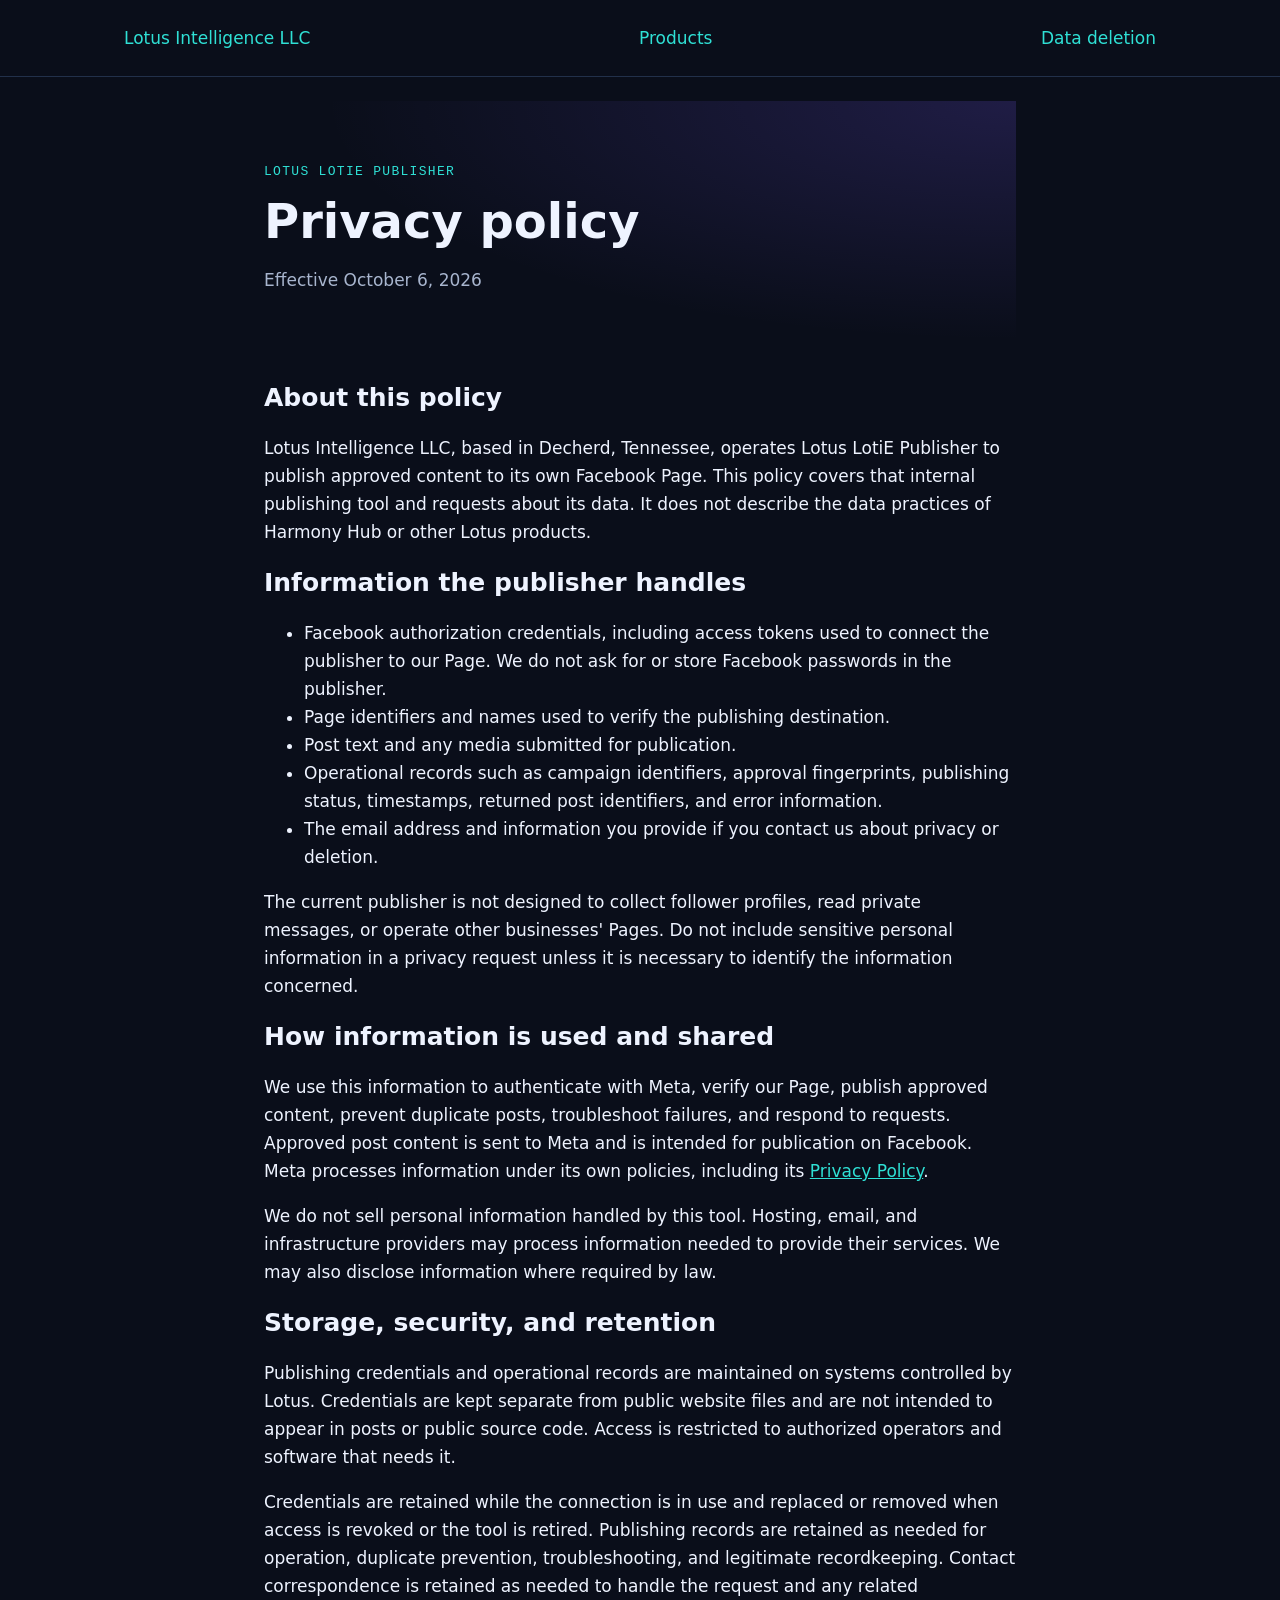
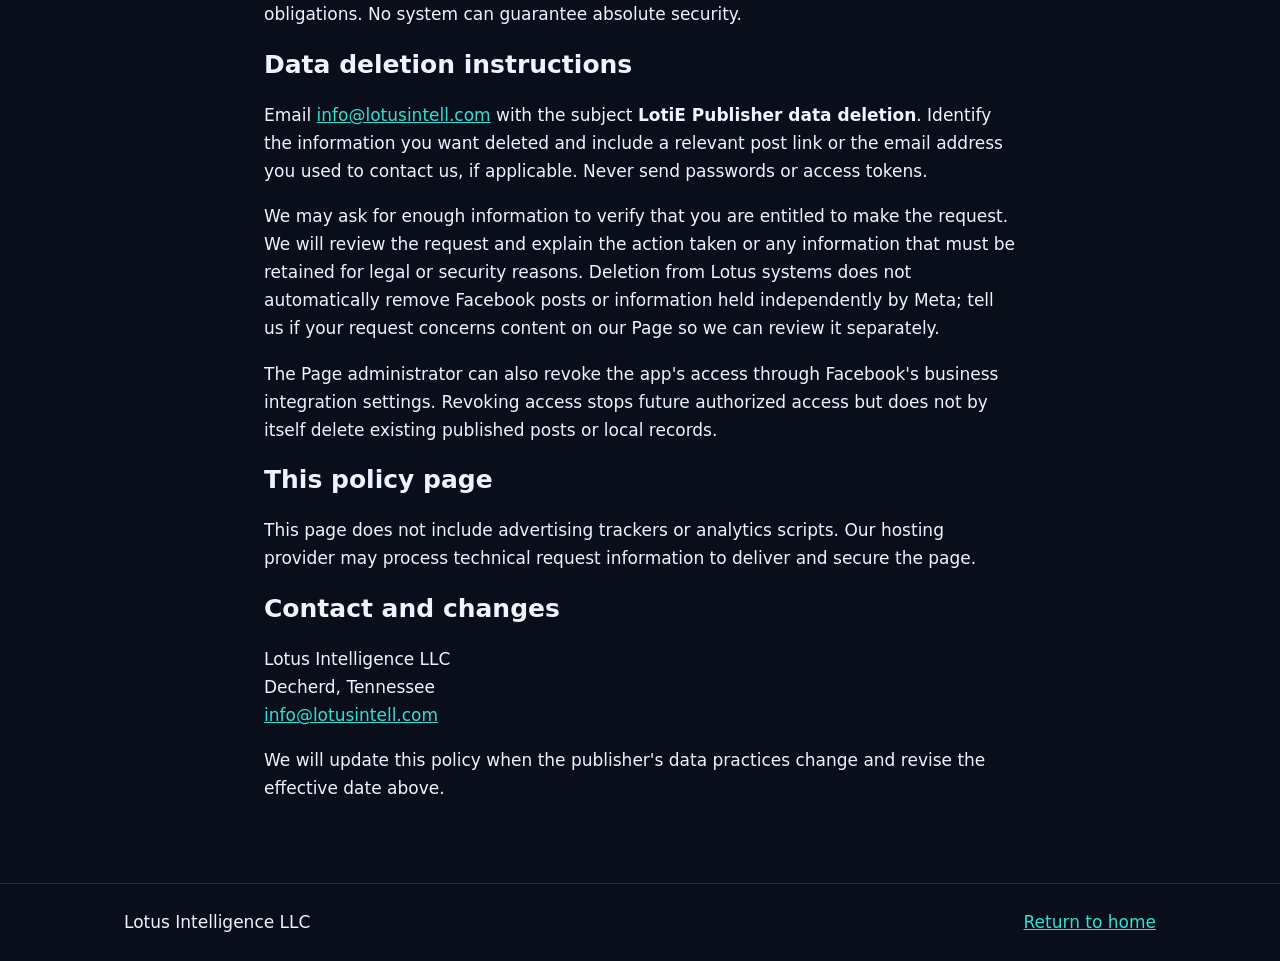
<file: privacy.html>
<!doctype html>
<html lang="en">
<head>
<meta charset="utf-8">
<meta name="viewport" content="width=device-width, initial-scale=1">
<title>LotiE Publisher Privacy Policy | Lotus Intelligence LLC</title>
<meta name="description" content="Privacy policy and data deletion instructions for Lotus LotiE Publisher, Lotus Intelligence LLC's internal Facebook Page publishing tool.">
<link rel="stylesheet" href="/assets/shop-kit.css">
<style>main{max-width:800px!important}h1{font-size:clamp(30px,5vw,48px)}h2{font-size:25px}p,li{overflow-wrap:anywhere}</style>
</head>
<body>
<nav aria-label="Main navigation"><div class="wrap"><a href="/">Lotus Intelligence LLC</a><a href="/products/">Products</a><a href="#data-deletion">Data deletion</a></div></nav>
<main class="wrap">
<header><p class="eyebrow">Lotus LotiE Publisher</p><h1>Privacy policy</h1><p class="muted">Effective October 6, 2026</p></header>
<section aria-labelledby="scope"><h2 id="scope">About this policy</h2>
<p>Lotus Intelligence LLC, based in Decherd, Tennessee, operates Lotus LotiE Publisher to publish approved content to its own Facebook Page. This policy covers that internal publishing tool and requests about its data. It does not describe the data practices of Harmony Hub or other Lotus products.</p></section>
<section aria-labelledby="information"><h2 id="information">Information the publisher handles</h2>
<ul><li>Facebook authorization credentials, including access tokens used to connect the publisher to our Page. We do not ask for or store Facebook passwords in the publisher.</li>
<li>Page identifiers and names used to verify the publishing destination.</li>
<li>Post text and any media submitted for publication.</li>
<li>Operational records such as campaign identifiers, approval fingerprints, publishing status, timestamps, returned post identifiers, and error information.</li>
<li>The email address and information you provide if you contact us about privacy or deletion.</li></ul>
<p>The current publisher is not designed to collect follower profiles, read private messages, or operate other businesses' Pages. Do not include sensitive personal information in a privacy request unless it is necessary to identify the information concerned.</p></section>
<section aria-labelledby="use"><h2 id="use">How information is used and shared</h2>
<p>We use this information to authenticate with Meta, verify our Page, publish approved content, prevent duplicate posts, troubleshoot failures, and respond to requests. Approved post content is sent to Meta and is intended for publication on Facebook. Meta processes information under its own policies, including its <a href="https://www.facebook.com/privacy/policy/">Privacy Policy</a>.</p>
<p>We do not sell personal information handled by this tool. Hosting, email, and infrastructure providers may process information needed to provide their services. We may also disclose information where required by law.</p></section>
<section aria-labelledby="storage"><h2 id="storage">Storage, security, and retention</h2>
<p>Publishing credentials and operational records are maintained on systems controlled by Lotus. Credentials are kept separate from public website files and are not intended to appear in posts or public source code. Access is restricted to authorized operators and software that needs it.</p>
<p>Credentials are retained while the connection is in use and replaced or removed when access is revoked or the tool is retired. Publishing records are retained as needed for operation, duplicate prevention, troubleshooting, and legitimate recordkeeping. Contact correspondence is retained as needed to handle the request and any related obligations. No system can guarantee absolute security.</p></section>
<section id="data-deletion" aria-labelledby="deletion-heading"><h2 id="deletion-heading">Data deletion instructions</h2>
<p>Email <a href="mailto:info@lotusintell.com?subject=LotiE%20Publisher%20data%20deletion">info@lotusintell.com</a> with the subject <strong>LotiE Publisher data deletion</strong>. Identify the information you want deleted and include a relevant post link or the email address you used to contact us, if applicable. Never send passwords or access tokens.</p>
<p>We may ask for enough information to verify that you are entitled to make the request. We will review the request and explain the action taken or any information that must be retained for legal or security reasons. Deletion from Lotus systems does not automatically remove Facebook posts or information held independently by Meta; tell us if your request concerns content on our Page so we can review it separately.</p>
<p>The Page administrator can also revoke the app's access through Facebook's business integration settings. Revoking access stops future authorized access but does not by itself delete existing published posts or local records.</p></section>
<section aria-labelledby="site"><h2 id="site">This policy page</h2><p>This page does not include advertising trackers or analytics scripts. Our hosting provider may process technical request information to deliver and secure the page.</p></section>
<section aria-labelledby="contact"><h2 id="contact">Contact and changes</h2><p>Lotus Intelligence LLC<br>Decherd, Tennessee<br><a href="mailto:info@lotusintell.com">info@lotusintell.com</a></p>
<p>We will update this policy when the publisher's data practices change and revise the effective date above.</p></section>
</main><footer><div class="wrap"><span>Lotus Intelligence LLC</span><a href="/">Return to home</a></div></footer>
</body></html>
</file>
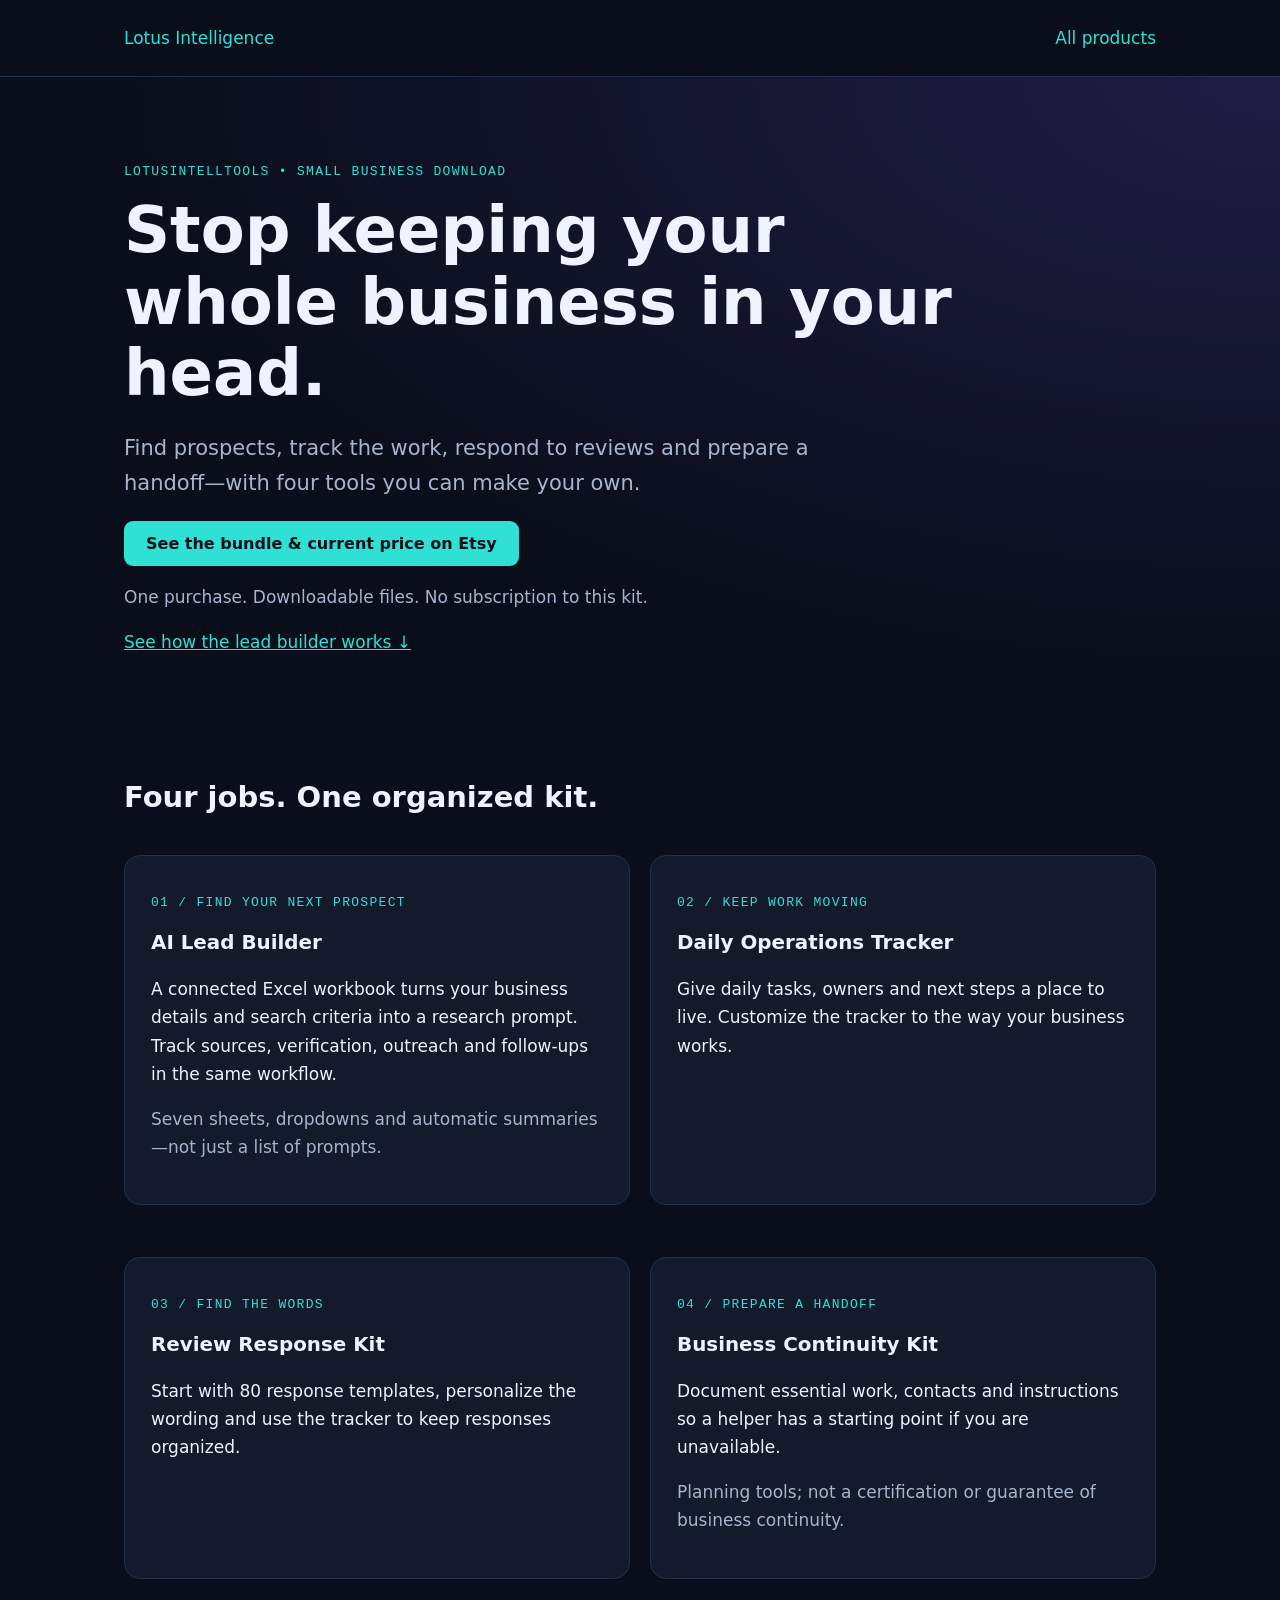
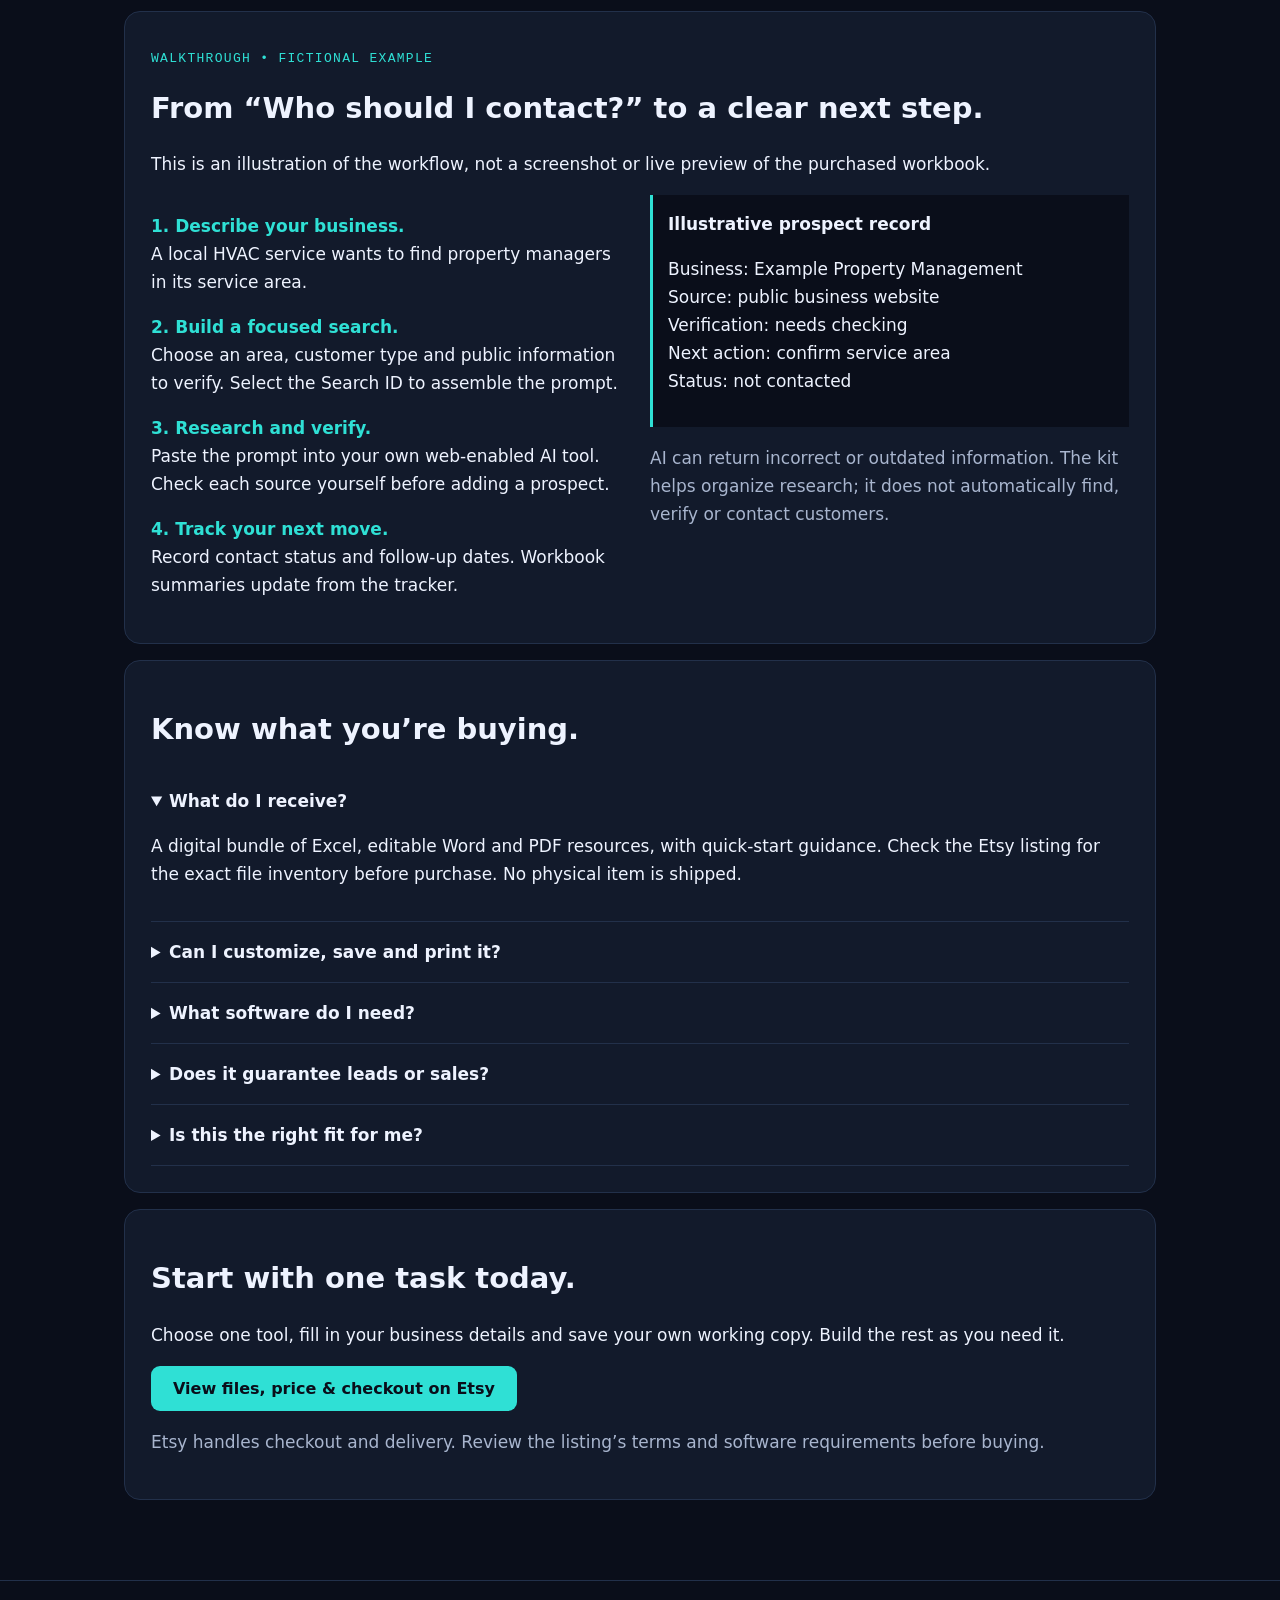
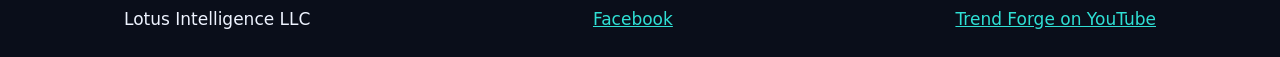
<file: products/business-kit.html>
<!doctype html><html lang="en"><head><meta charset="utf-8"><meta name="viewport" content="width=device-width,initial-scale=1"><title>Small Business Operations Bundle | Lotus Intelligence</title><meta name="description" content="Four practical small business tools: AI lead research, daily operations, review responses and emergency handoff. Download, customize and reuse. No subscription."><link rel="canonical" href="https://lotusintell.com/products/business-kit"><meta property="og:title" content="Less scattered work. One practical business kit."><meta property="og:description" content="Lead research, daily work, review responses and emergency handoff. Download once. Customize and reuse."><meta property="og:type" content="website"><meta property="og:url" content="https://lotusintell.com/products/business-kit"><link rel="stylesheet" href="/assets/shop-kit.css"></head><body>
<nav><div class="wrap"><a href="/">Lotus Intelligence</a><a href="/products/">All products</a></div></nav>
<header><div class="wrap"><p class="eyebrow">LotusIntellTools • Small business download</p><h1>Stop keeping your whole business in your head.</h1><p class="lede">Find prospects, track the work, respond to reviews and prepare a handoff—with four tools you can make your own.</p><a class="btn etsy" href="https://www.etsy.com/listing/4588074196/small-business-operations-bundle-lead">See the bundle & current price on Etsy</a><p class="muted">One purchase. Downloadable files. No subscription to this kit.</p><a href="#workflow">See how the lead builder works ↓</a></div></header>
<main class="wrap"><h2>Four jobs. One organized kit.</h2><div class="grid">
<article class="card"><p class="eyebrow">01 / Find your next prospect</p><h3>AI Lead Builder</h3><p>A connected Excel workbook turns your business details and search criteria into a research prompt. Track sources, verification, outreach and follow-ups in the same workflow.</p><p class="muted">Seven sheets, dropdowns and automatic summaries—not just a list of prompts.</p></article>
<article class="card"><p class="eyebrow">02 / Keep work moving</p><h3>Daily Operations Tracker</h3><p>Give daily tasks, owners and next steps a place to live. Customize the tracker to the way your business works.</p></article>
<article class="card"><p class="eyebrow">03 / Find the words</p><h3>Review Response Kit</h3><p>Start with 80 response templates, personalize the wording and use the tracker to keep responses organized.</p></article>
<article class="card"><p class="eyebrow">04 / Prepare a handoff</p><h3>Business Continuity Kit</h3><p>Document essential work, contacts and instructions so a helper has a starting point if you are unavailable.</p><p class="muted">Planning tools; not a certification or guarantee of business continuity.</p></article></div>
<section id="workflow" class="card"><p class="eyebrow">Walkthrough • fictional example</p><h2>From “Who should I contact?” to a clear next step.</h2><p>This is an illustration of the workflow, not a screenshot or live preview of the purchased workbook.</p><div class="grid"><div><p><span class="step">1. Describe your business.</span><br>A local HVAC service wants to find property managers in its service area.</p><p><span class="step">2. Build a focused search.</span><br>Choose an area, customer type and public information to verify. Select the Search ID to assemble the prompt.</p><p><span class="step">3. Research and verify.</span><br>Paste the prompt into your own web-enabled AI tool. Check each source yourself before adding a prospect.</p><p><span class="step">4. Track your next move.</span><br>Record contact status and follow-up dates. Workbook summaries update from the tracker.</p></div><div><div class="demo"><strong>Illustrative prospect record</strong><p>Business: Example Property Management<br>Source: public business website<br>Verification: needs checking<br>Next action: confirm service area<br>Status: not contacted</p></div><p class="muted">AI can return incorrect or outdated information. The kit helps organize research; it does not automatically find, verify or contact customers.</p></div></div></section>
<section class="card"><h2>Know what you’re buying.</h2><details open><summary>What do I receive?</summary><p>A digital bundle of Excel, editable Word and PDF resources, with quick-start guidance. Check the Etsy listing for the exact file inventory before purchase. No physical item is shipped.</p></details><details><summary>Can I customize, save and print it?</summary><p>Yes—fill in editable fields, save your own copies and print suitable documents. Workbook input cells are editable; formula cells are protected to help prevent accidental damage.</p></details><details><summary>What software do I need?</summary><p>Use compatible software for the Excel and Word files and a PDF reader for PDFs. For AI lead research, bring your own web-enabled AI tool. An AI subscription, Excel license and automatic integrations are not included. Check compatibility details on Etsy.</p></details><details><summary>Does it guarantee leads or sales?</summary><p>No. These are tools for organizing your work. You provide the information, verify research and decide what to do next. Sales depend on your offer, market and outreach.</p></details><details><summary>Is this the right fit for me?</summary><p>It is designed for a small business owner who wants reusable files instead of another monthly software bill. If you need an app that runs outreach automatically or syncs with your shop, this kit does not provide that.</p></details></section>
<section class="card"><h2>Start with one task today.</h2><p>Choose one tool, fill in your business details and save your own working copy. Build the rest as you need it.</p><a class="btn etsy" href="https://www.etsy.com/listing/4588074196/small-business-operations-bundle-lead">View files, price & checkout on Etsy</a><p class="muted">Etsy handles checkout and delivery. Review the listing’s terms and software requirements before buying.</p></section></main>
<footer><div class="wrap"><span>Lotus Intelligence LLC</span><a href="https://www.facebook.com/profile.php?id=61593342792239">Facebook</a><a href="https://www.youtube.com/channel/UCZhgazU7dVWMaKu8wAcXs-Q">Trend Forge on YouTube</a></div></footer><script src="/assets/bundle-attribution.js" defer></script></body></html>
</file>
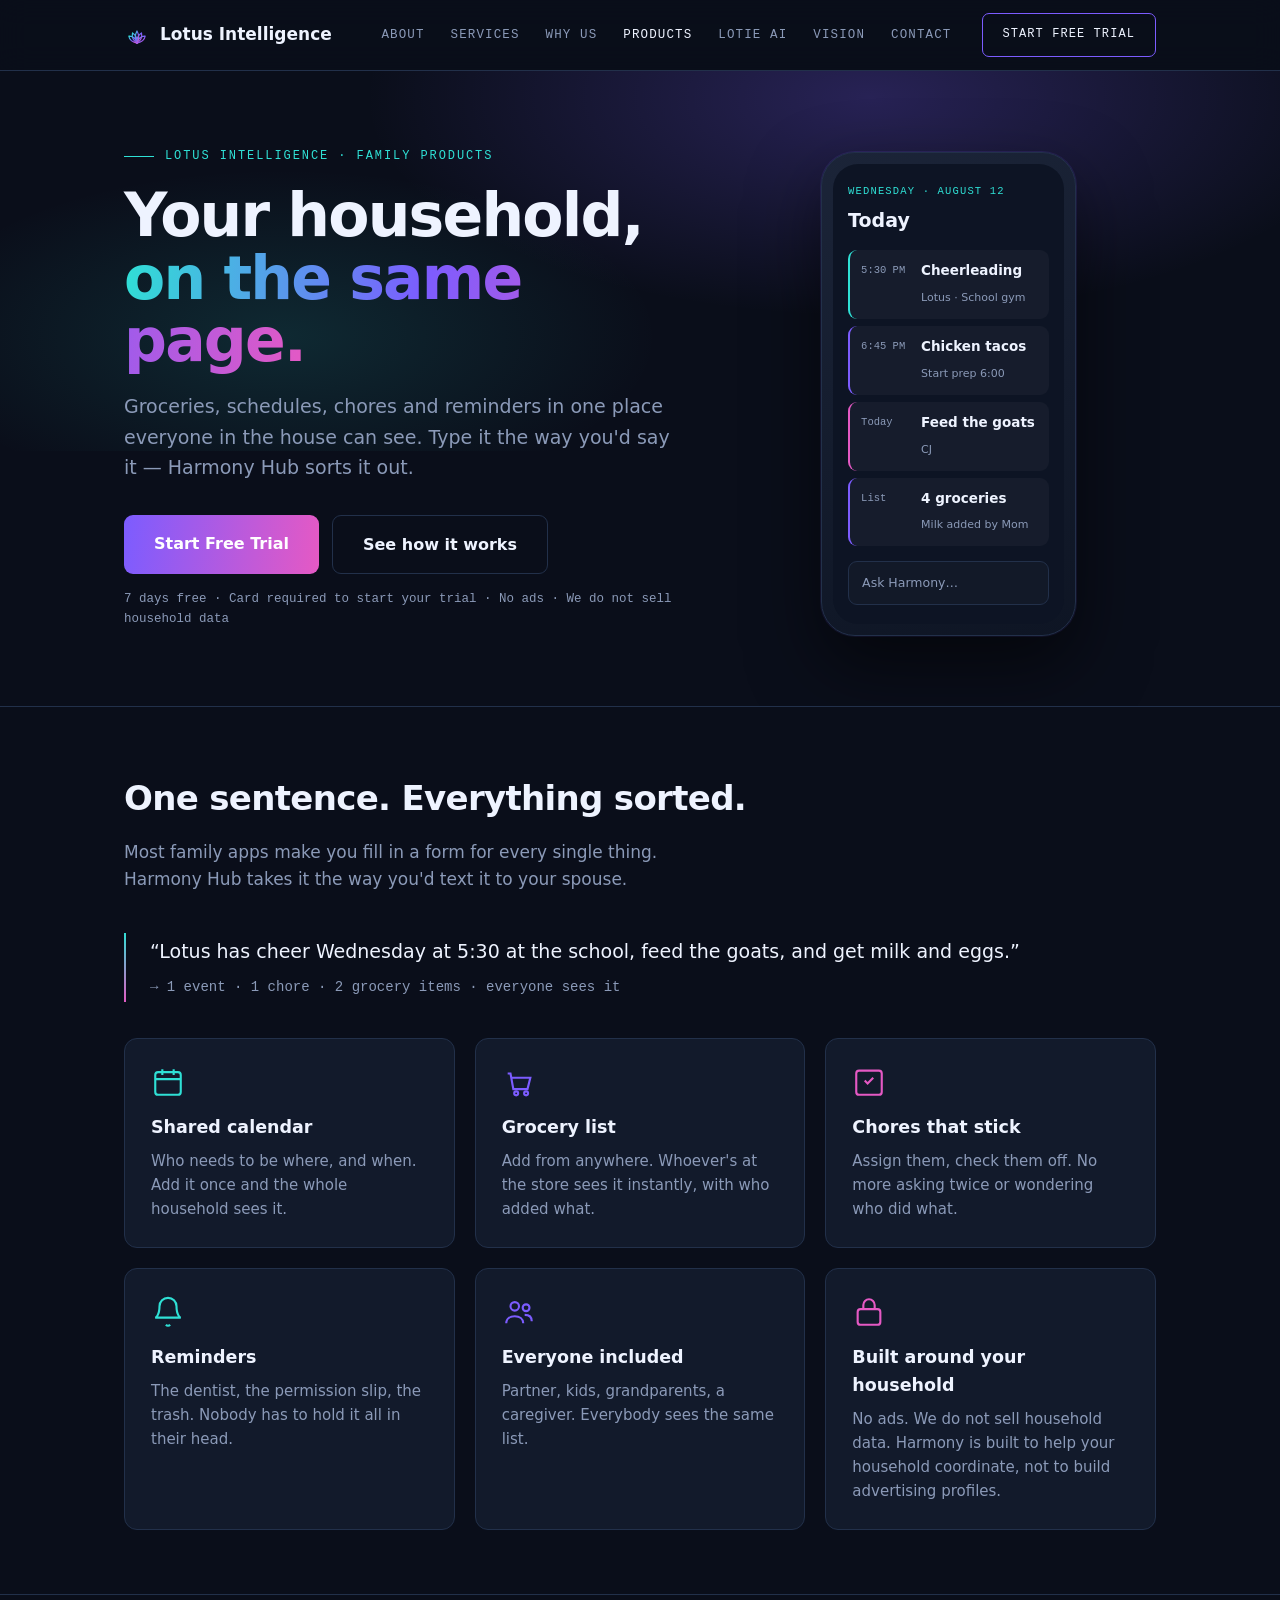
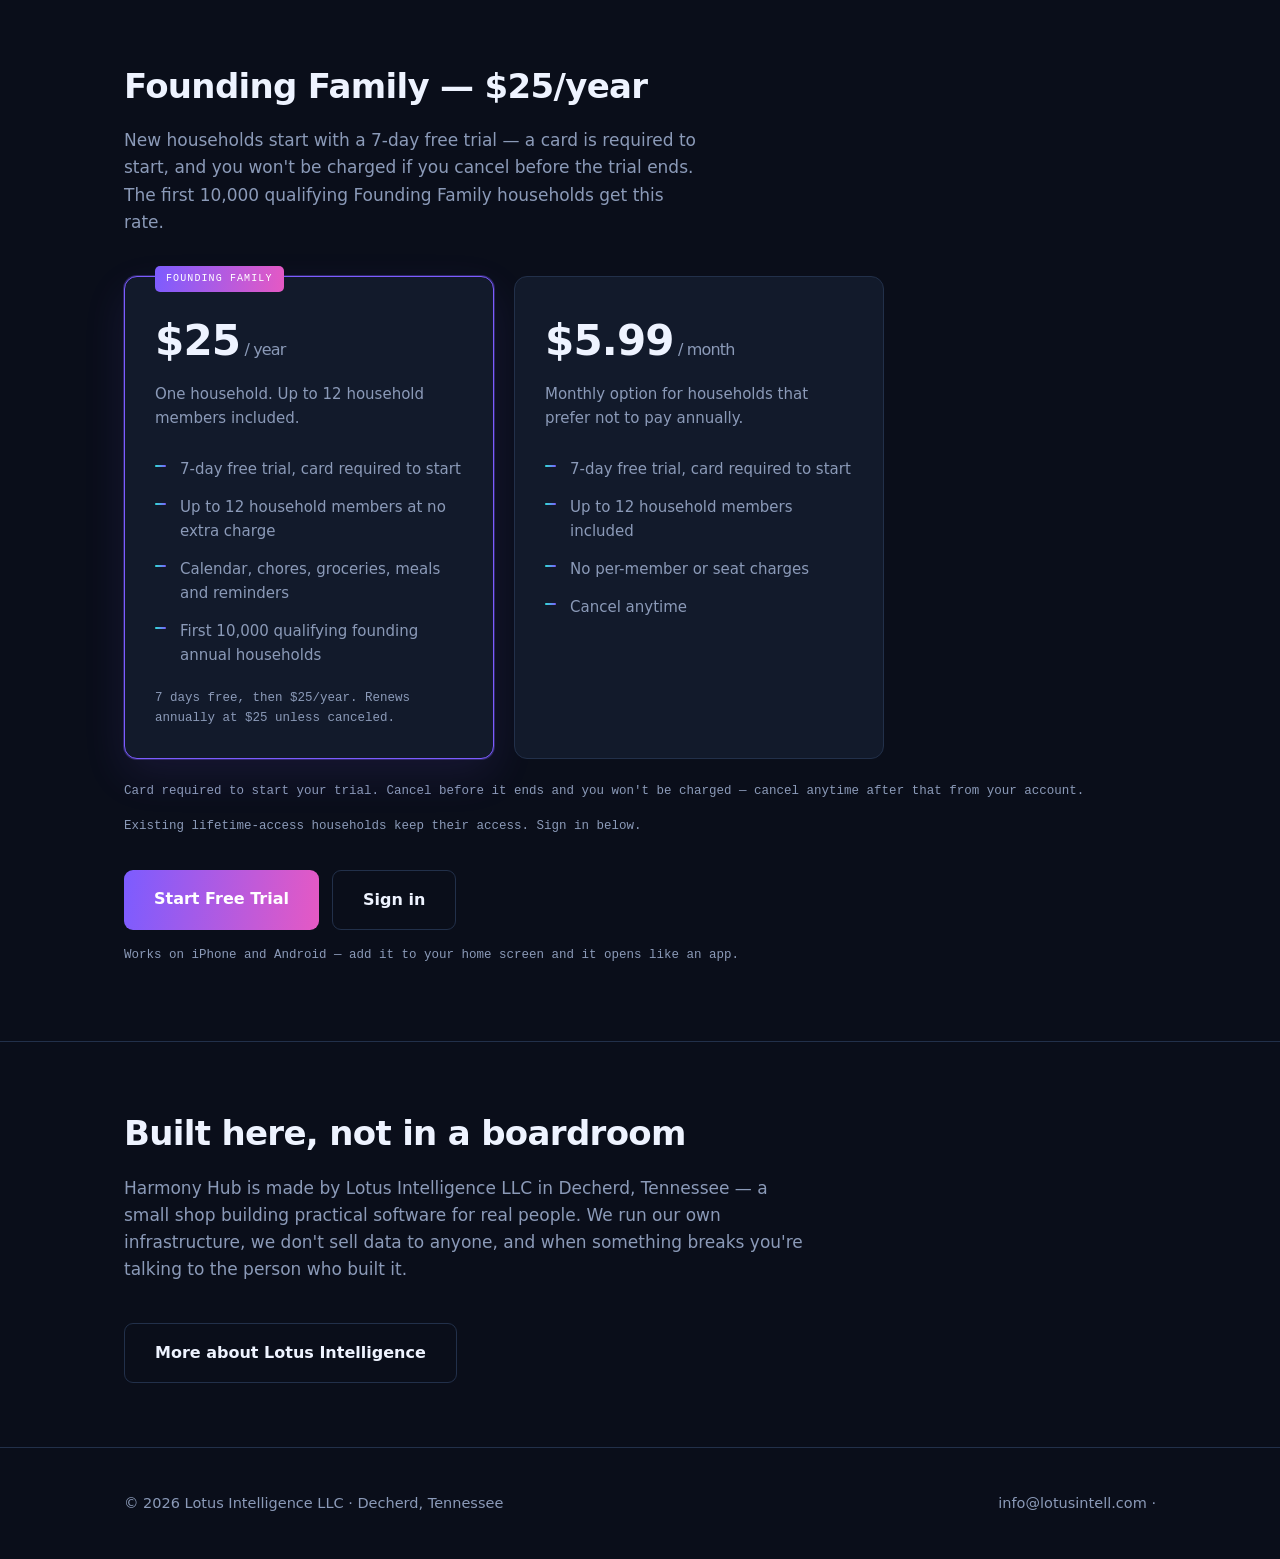
<file: products/harmony-hub.html>
<!DOCTYPE html>
<html lang="en">
<head>
<meta charset="utf-8">
<meta name="viewport" content="width=device-width, initial-scale=1, viewport-fit=cover">
<title>Harmony Hub — Your Family Command Center | Lotus Intelligence LLC</title>
<meta name="description" content="Harmony Hub keeps your household on the same page — groceries, schedules, chores and reminders in one shared place. Built in Tennessee by Lotus Intelligence. 7-day free trial, then $25/year.">
<meta name="theme-color" content="#0A0E1A">
<link rel="canonical" href="https://lotusintell.com/products/harmony-hub">

<meta property="og:type" content="website">
<meta property="og:title" content="Harmony Hub — Your Family Command Center">
<meta property="og:description" content="Groceries, schedules, chores and reminders in one shared place. No ads. We don't sell your data. 7-day free trial, then $25/year.">
<meta property="og:url" content="https://lotusintell.com/products/harmony-hub">
<meta property="og:image" content="https://lotusintell.com/assets/harmony-hub-og.png">
<meta property="og:image:width" content="1200">
<meta property="og:image:height" content="630">
<meta name="twitter:card" content="summary_large_image">
<meta name="twitter:image" content="https://lotusintell.com/assets/harmony-hub-og.png">

<style>
  :root{
    --ink:#0A0E1A; --ink2:#0D1424; --panel:#121A2B; --edge:#22304A;
    --cyan:#2FE0D5; --violet:#7C5CFF; --magenta:#E559C4;
    --text:#EEF3FF; --muted:#8B9AB8;
    --mono:ui-monospace,"SF Mono",Menlo,Consolas,monospace;
  }
  *{box-sizing:border-box}
  html{scroll-behavior:smooth}
  body{
    margin:0;background:var(--ink);color:var(--text);
    font:400 17px/1.6 -apple-system,BlinkMacSystemFont,"Segoe UI",Roboto,system-ui,sans-serif;
    -webkit-font-smoothing:antialiased;
  }
  a{color:inherit}
  .wrap{max-width:1080px;margin:0 auto;padding:0 24px}

  /* ── nav ── */
  nav{
    position:sticky;top:0;z-index:50;background:rgba(10,14,26,.86);
    backdrop-filter:blur(14px);border-bottom:1px solid var(--edge);
  }
  .nav-in{display:flex;align-items:center;gap:30px;height:70px}
  .brand{display:flex;align-items:center;gap:10px;font-weight:600;text-decoration:none;font-size:17px}
  .brand svg{width:26px;height:26px}
  .links{display:flex;gap:26px;margin-left:auto;align-items:center;
         font-family:var(--mono);font-size:12.5px;letter-spacing:.09em;text-transform:uppercase}
  .links a{color:var(--muted);text-decoration:none;transition:color .15s}
  .links a:hover,.links a[aria-current]{color:var(--text)}
  .cta{
    padding:11px 20px;border:1px solid var(--violet);border-radius:7px;
    color:var(--text)!important;font-family:var(--mono);font-size:12px;
    letter-spacing:.09em;text-transform:uppercase;text-decoration:none;transition:background .15s;
  }
  .cta:hover{background:rgba(124,92,255,.18)}
  @media(max-width:860px){.links{display:none}}

  /* ── hero ── */
  header{padding:76px 0 64px;position:relative;overflow:hidden}
  header::before{
    content:"";position:absolute;inset:-140px 0 auto;height:520px;pointer-events:none;
    background:radial-gradient(ellipse 58% 62% at 68% 32%, rgba(124,92,255,.26), transparent 68%),
               radial-gradient(ellipse 42% 46% at 22% 78%, rgba(47,224,213,.13), transparent 70%);
  }
  .hero{display:grid;grid-template-columns:1.15fr .85fr;gap:56px;align-items:center;position:relative}
  @media(max-width:860px){.hero{grid-template-columns:1fr;gap:40px}}
  .eyebrow{
    font-family:var(--mono);font-size:12px;letter-spacing:.16em;text-transform:uppercase;
    color:var(--cyan);margin:0 0 18px;display:flex;align-items:center;gap:11px;
  }
  .eyebrow::before{content:"";width:30px;height:1px;background:var(--cyan)}
  h1{font-size:clamp(38px,6vw,60px);line-height:1.04;letter-spacing:-.03em;margin:0 0 20px;font-weight:600}
  .grad{background:linear-gradient(96deg,var(--cyan),var(--violet) 52%,var(--magenta));
        -webkit-background-clip:text;background-clip:text;color:transparent}
  .lede{font-size:19px;color:var(--muted);margin:0 0 32px;max-width:30em}
  .btns{display:flex;gap:13px;flex-wrap:wrap}
  .btn{
    display:inline-block;padding:16px 30px;border-radius:9px;text-decoration:none;
    font-weight:600;font-size:16px;transition:filter .15s,transform .06s;
    background:linear-gradient(96deg,var(--violet),var(--magenta));color:#fff;border:0;
  }
  .btn:hover{filter:brightness(1.12)} .btn:active{transform:translateY(1px)}
  .btn.alt{background:transparent;border:1px solid var(--edge);color:var(--text)}
  .btn.alt:hover{border-color:var(--cyan);filter:none}
  .trial{font-family:var(--mono);font-size:12.5px;color:var(--muted);margin-top:15px}

  /* phone mock */
  .phone{
    justify-self:center;width:255px;border-radius:34px;padding:11px;
    background:linear-gradient(160deg,#1B2438,#0E1524);border:1px solid var(--edge);
    box-shadow:0 30px 70px rgba(0,0,0,.55),0 0 0 1px rgba(124,92,255,.14);
  }
  .screen{background:var(--ink2);border-radius:25px;padding:19px 15px;min-height:400px}
  .sc-date{font-family:var(--mono);font-size:10.5px;color:var(--cyan);letter-spacing:.11em;text-transform:uppercase}
  .sc-h{font-size:19px;font-weight:600;margin:5px 0 15px}
  .row{
    display:flex;gap:10px;padding:10px 11px;background:rgba(255,255,255,.035);
    border-radius:9px;margin-bottom:7px;border-left:2px solid var(--violet);
  }
  .row.c{border-left-color:var(--cyan)} .row.m{border-left-color:var(--magenta)}
  .t{font-family:var(--mono);font-size:10.5px;color:var(--muted);min-width:50px;padding-top:2px}
  .row strong{display:block;font-size:13.5px;font-weight:550}
  .row span{font-size:11px;color:var(--muted)}
  .ask{
    margin-top:15px;padding:11px 13px;border:1px solid var(--edge);border-radius:9px;
    font-size:12.5px;color:var(--muted);background:rgba(255,255,255,.02);
  }

  /* ── sections ── */
  section{padding:64px 0;border-top:1px solid var(--edge)}
  h2{font-size:clamp(26px,3.6vw,34px);letter-spacing:-.02em;margin:0 0 14px;font-weight:600}
  .sec-lede{color:var(--muted);max-width:34em;margin:0 0 40px}
  .grid{display:grid;grid-template-columns:repeat(auto-fit,minmax(250px,1fr));gap:20px}
  .card{background:var(--panel);border:1px solid var(--edge);border-radius:13px;padding:26px;transition:border-color .18s}
  .card:hover{border-color:rgba(124,92,255,.5)}
  .card h3{font-size:17.5px;margin:14px 0 8px;font-weight:600}
  .card p{color:var(--muted);font-size:15px;margin:0}
  .ico{width:34px;height:34px;display:block}

  .quote{
    border-left:2px solid;border-image:linear-gradient(180deg,var(--cyan),var(--magenta)) 1;
    padding:4px 0 4px 24px;margin:36px 0;font-size:19px;line-height:1.5;
  }
  .quote span{display:block;font-size:14px;color:var(--muted);font-family:var(--mono);margin-top:11px}

  /* pricing */
  .price-wrap{display:grid;grid-template-columns:repeat(auto-fit,minmax(260px,1fr));gap:20px;max-width:760px}
  .price{background:var(--panel);border:1px solid var(--edge);border-radius:13px;padding:30px;position:relative}
  .price.hi{border-color:var(--violet);box-shadow:0 0 0 1px rgba(124,92,255,.3),0 16px 44px rgba(124,92,255,.11)}
  .tag{
    position:absolute;top:-11px;left:30px;background:linear-gradient(96deg,var(--violet),var(--magenta));
    color:#fff;font-family:var(--mono);font-size:10px;letter-spacing:.11em;text-transform:uppercase;
    padding:5px 11px;border-radius:5px;
  }
  .amt{font-size:42px;font-weight:600;letter-spacing:-.02em}
  .amt small{font-size:16px;color:var(--muted);font-weight:400}
  .price ul{list-style:none;padding:0;margin:20px 0 0;font-size:15px;color:var(--muted)}
  .price li{padding:7px 0 7px 25px;position:relative}
  .price li::before{content:"";position:absolute;left:0;top:15px;width:11px;height:2px;
                    background:linear-gradient(90deg,var(--cyan),var(--violet));border-radius:2px}

  footer{padding:44px 0;border-top:1px solid var(--edge);color:var(--muted);font-size:14.5px}
  .foot{display:flex;justify-content:space-between;gap:20px;flex-wrap:wrap;align-items:center}
  .foot a{color:var(--muted);text-decoration:none} .foot a:hover{color:var(--text)}
  @media (prefers-reduced-motion:reduce){*{transition:none!important;scroll-behavior:auto}}
</style>
</head>
<body>

<nav>
  <div class="wrap nav-in">
    <a class="brand" href="/">
      <svg viewBox="0 0 64 64" fill="none" stroke="url(#nb)" stroke-width="3" stroke-linejoin="round">
        <path d="M32 52C20 49 13 42 12 35c9-1 18 6 20 17z"/><path d="M32 52c12-3 19-10 20-17-9-1-18 6-20 17z"/>
        <path d="M32 52C23 46 19 36 21 27c8 5 12 15 11 25z"/><path d="M32 52c9-6 13-16 11-25-8 5-12 15-11 25z"/>
        <path d="M32 52c-5-9-5-21 0-30 5 9 5 21 0 30z"/>
        <defs><linearGradient id="nb" x1="0" y1="0" x2="1" y2="1">
          <stop offset="0%" stop-color="#2FE0D5"/><stop offset="50%" stop-color="#7C5CFF"/>
          <stop offset="100%" stop-color="#E559C4"/></linearGradient></defs>
      </svg>
      Lotus Intelligence
    </a>
    <div class="links">
      <a href="/#about">About</a>
      <a href="/#services">Services</a>
      <a href="/#why">Why Us</a>
      <a href="/products/" aria-current="page">Products</a>
      <a href="/#lotie">LotiE AI</a>
      <a href="/#vision">Vision</a>
      <a href="/#contact">Contact</a>
    </div>
    <a class="cta" href="#start">Start Free Trial</a>
  </div>
</nav>

<header>
  <div class="wrap hero">
    <div>
      <p class="eyebrow">Lotus Intelligence · Family Products</p>
      <h1>Your household,<br><span class="grad">on the same page.</span></h1>
      <p class="lede">
        Groceries, schedules, chores and reminders in one place everyone in the
        house can see. Type it the way you'd say it — Harmony Hub sorts it out.
      </p>
      <div class="btns">
        <a class="btn" href="#start">Start Free Trial</a>
        <a class="btn alt" href="#how">See how it works</a>
      </div>
      <p class="trial">7 days free · Card required to start your trial · No ads · We do not sell household data</p>
    </div>

    <div class="phone">
      <div class="screen">
        <div class="sc-date">Wednesday · August 12</div>
        <div class="sc-h">Today</div>
        <div class="row c"><div class="t">5:30 PM</div><div><strong>Cheerleading</strong><span>Lotus · School gym</span></div></div>
        <div class="row"><div class="t">6:45 PM</div><div><strong>Chicken tacos</strong><span>Start prep 6:00</span></div></div>
        <div class="row m"><div class="t">Today</div><div><strong>Feed the goats</strong><span>CJ</span></div></div>
        <div class="row"><div class="t">List</div><div><strong>4 groceries</strong><span>Milk added by Mom</span></div></div>
        <div class="ask">Ask Harmony…</div>
      </div>
    </div>
  </div>
</header>

<section id="how">
  <div class="wrap">
    <h2>One sentence. Everything sorted.</h2>
    <p class="sec-lede">
      Most family apps make you fill in a form for every single thing. Harmony
      Hub takes it the way you'd text it to your spouse.
    </p>

    <div class="quote">
      “Lotus has cheer Wednesday at 5:30 at the school, feed the goats,
       and get milk and eggs.”
      <span>→ 1 event · 1 chore · 2 grocery items · everyone sees it</span>
    </div>

    <div class="grid">
      <div class="card">
        <svg class="ico" viewBox="0 0 24 24" fill="none" stroke="#2FE0D5" stroke-width="1.5">
          <rect x="3" y="5" width="18" height="16" rx="2"/><path d="M3 10h18M8 3v4M16 3v4"/></svg>
        <h3>Shared calendar</h3>
        <p>Who needs to be where, and when. Add it once and the whole household sees it.</p>
      </div>
      <div class="card">
        <svg class="ico" viewBox="0 0 24 24" fill="none" stroke="#7C5CFF" stroke-width="1.5">
          <path d="M4 6h2l2 11h10l2-8H7"/><circle cx="10" cy="20" r="1.4"/><circle cx="17" cy="20" r="1.4"/></svg>
        <h3>Grocery list</h3>
        <p>Add from anywhere. Whoever's at the store sees it instantly, with who added what.</p>
      </div>
      <div class="card">
        <svg class="ico" viewBox="0 0 24 24" fill="none" stroke="#E559C4" stroke-width="1.5">
          <path d="M9 11l2 2 4-4"/><rect x="3" y="4" width="18" height="17" rx="2"/></svg>
        <h3>Chores that stick</h3>
        <p>Assign them, check them off. No more asking twice or wondering who did what.</p>
      </div>
      <div class="card">
        <svg class="ico" viewBox="0 0 24 24" fill="none" stroke="#2FE0D5" stroke-width="1.5">
          <path d="M18 8A6 6 0 0 0 6 8c0 7-3 8-3 8h18s-3-1-3-8"/><path d="M10.5 21a2 2 0 0 0 3 0"/></svg>
        <h3>Reminders</h3>
        <p>The dentist, the permission slip, the trash. Nobody has to hold it all in their head.</p>
      </div>
      <div class="card">
        <svg class="ico" viewBox="0 0 24 24" fill="none" stroke="#7C5CFF" stroke-width="1.5">
          <circle cx="9" cy="8" r="3"/><circle cx="17" cy="9" r="2.4"/>
          <path d="M3 20c0-3.3 2.7-5 6-5s6 1.7 6 5M16 14c3 0 5 1.6 5 4.5"/></svg>
        <h3>Everyone included</h3>
        <p>Partner, kids, grandparents, a caregiver. Everybody sees the same list.</p>
      </div>
      <div class="card">
        <svg class="ico" viewBox="0 0 24 24" fill="none" stroke="#E559C4" stroke-width="1.5">
          <rect x="4" y="10" width="16" height="11" rx="2"/><path d="M8 10V7a4 4 0 0 1 8 0v3"/></svg>
        <h3>Built around your household</h3>
        <p>No ads. We do not sell household data. Harmony is built to help your household coordinate, not to build advertising profiles.</p>
      </div>
    </div>
  </div>
</section>

<section id="start">
  <div class="wrap">
    <h2>Founding Family — $25/year</h2>
    <p class="sec-lede">
      New households start with a 7-day free trial — a card is required to
      start, and you won't be charged if you cancel before the trial ends.
      The first 10,000 qualifying Founding Family households get this rate.
    </p>

    <div class="price-wrap">
      <div class="price hi">
        <span class="tag">Founding Family</span>
        <div class="amt">$25<small> / year</small></div>
        <p style="color:var(--muted);margin:8px 0 0;font-size:15px">
          One household. Up to 12 household members included.</p>
        <ul>
          <li>7-day free trial, card required to start</li>
          <li>Up to 12 household members at no extra charge</li>
          <li>Calendar, chores, groceries, meals and reminders</li>
          <li>First 10,000 qualifying founding annual households</li>
        </ul>
        <p class="trial" style="margin:14px 0 0">
          7 days free, then $25/year. Renews annually at $25 unless canceled.
        </p>
      </div>

      <div class="price">
        <div class="amt">$5.99<small> / month</small></div>
        <p style="color:var(--muted);margin:8px 0 0;font-size:15px">
          Monthly option for households that prefer not to pay annually.</p>
        <ul>
          <li>7-day free trial, card required to start</li>
          <li>Up to 12 household members included</li>
          <li>No per-member or seat charges</li>
          <li>Cancel anytime</li>
        </ul>
      </div>
    </div>

    <p class="trial" style="margin-top:22px">
      Card required to start your trial. Cancel before it ends and you won't
      be charged — cancel anytime after that from your account.
    </p>
    <p class="trial">
      Existing lifetime-access households keep their access. Sign in below.
    </p>

    <div class="btns" style="margin-top:34px">
      <a class="btn" href="https://app.lotusintell.com/register">Start Free Trial</a>
      <a class="btn alt" href="https://app.lotusintell.com/login">Sign in</a>
    </div>
    <p class="trial">
      Works on iPhone and Android — add it to your home screen and it opens like an app.
    </p>
  </div>
</section>

<section>
  <div class="wrap">
    <h2>Built here, not in a boardroom</h2>
    <p class="sec-lede" style="max-width:40em">
      Harmony Hub is made by Lotus Intelligence LLC in Decherd, Tennessee — a
      small shop building practical software for real people. We run our own
      infrastructure, we don't sell data to anyone, and when something breaks
      you're talking to the person who built it.
    </p>
    <a class="btn alt" href="/#about">More about Lotus Intelligence</a>
  </div>
</section>

<footer>
  <div class="wrap foot">
    <div>© 2026 Lotus Intelligence LLC · Decherd, Tennessee</div>
    <div>
      <a href="mailto:info@lotusintell.com">info@lotusintell.com</a> ·
    </div>
  </div>
</footer>

<script type="application/ld+json">
{
  "@context": "https://schema.org",
  "@type": "SoftwareApplication",
  "name": "Harmony Hub",
  "applicationCategory": "LifestyleApplication",
  "operatingSystem": "Web, iOS, Android",
  "description": "Shared household organizer for groceries, schedules, chores and reminders.",
  "publisher": {
    "@type": "Organization",
    "name": "Lotus Intelligence LLC",
    "url": "https://lotusintell.com"
  }
}
</script>
<script src="/assets/utm-forward.js" defer></script>
</body>
</html>
</file>
<file: assets/site.css>
/* Lotus Intelligence — shared styles for the 2026-11 "Connected intelligence" redesign.
   Used by / and /partners/. Other pages keep their own styles. */

:root{
  --bg:        #070b1d;   /* midnight navy */
  --bg-deep:   #050815;
  --panel:     #0e1530;
  --panel-2:   #121b3b;
  --line:      rgba(185,198,235,0.14);
  --line-2:    rgba(185,198,235,0.24);
  --white:     #f3f5fc;
  --text:      #c5cde3;
  --muted:     #9aa5c3;   /* >= 4.5:1 on --bg */
  --cyan:      #22d3ee;
  --cyan-soft: rgba(34,211,238,0.55);
  --violet:    #a78bfa;
  --violet-d:  #7c3aed;
  --ok:        #34d399;
  --err:       #fca5a5;

  --display: 'Chakra Petch', system-ui, sans-serif;
  --body: 'Inter', system-ui, -apple-system, 'Segoe UI', sans-serif;
  --radius: 10px;
  --wrap: 1160px;
  color-scheme: dark;
}

*,*::before,*::after{box-sizing:border-box;}
*{margin:0; padding:0;}
html{scroll-behavior:smooth; -webkit-text-size-adjust:100%;}
@media (prefers-reduced-motion: reduce){ html{scroll-behavior:auto;} }
body{
  background:var(--bg); color:var(--text); font-family:var(--body);
  font-size:17px; line-height:1.65; -webkit-font-smoothing:antialiased; overflow-x:hidden;
}
img,svg{display:block; max-width:100%;}
a{color:inherit;}
h1,h2,h3{font-family:var(--display); color:var(--white); font-weight:600; line-height:1.15; letter-spacing:0.005em;}
h2{font-size:clamp(30px,4vw,44px);}
h3{font-size:21px;}
p{max-width:68ch;}
::selection{background:var(--violet-d); color:#fff;}

.wrap{max-width:var(--wrap); margin:0 auto; padding:0 32px;}
@media (max-width:720px){ .wrap{padding:0 20px;} body{font-size:16px;} }
section{padding:128px 0; position:relative;}
@media (max-width:720px){ section{padding:88px 0;} }
.anchor{display:block; height:0;}
section, .anchor, [id]{scroll-margin-top:84px;}

.sr-only{position:absolute!important; width:1px; height:1px; padding:0; margin:-1px; overflow:hidden; clip:rect(0,0,0,0); white-space:nowrap; border:0;}
.skip{position:absolute; left:16px; top:-60px; z-index:200; background:var(--white); color:var(--bg); padding:12px 18px; border-radius:8px; font-weight:600; text-decoration:none;}
.skip:focus{top:12px;}

/* Visible keyboard focus everywhere */
:focus-visible{outline:2px solid var(--cyan); outline-offset:3px; border-radius:4px;}

.kicker{font-size:15px; font-weight:600; color:var(--cyan); margin-bottom:14px; letter-spacing:0.01em;}
.section-head{max-width:720px; margin-bottom:56px;}
.section-head p{color:var(--muted); margin-top:16px; font-size:18px;}

/* ---------- Buttons & links ---------- */
.btn{
  display:inline-flex; align-items:center; justify-content:center; gap:10px;
  min-height:48px; padding:12px 24px; border-radius:999px; font-weight:600; font-size:16px;
  text-decoration:none; cursor:pointer; border:1px solid transparent; font-family:var(--body);
  transition:background-color .2s, border-color .2s, color .2s, transform .2s;
}
.btn-primary{background:var(--cyan); color:#04121a;}
.btn-primary:hover{background:#67e8f9;}
.btn-secondary{border-color:var(--line-2); color:var(--white); background:rgba(14,21,48,0.6);}
.btn-secondary:hover{border-color:var(--violet); color:#fff;}
.btn svg{width:20px; height:20px; flex-shrink:0;}
.text-link{color:var(--cyan); font-weight:600; text-underline-offset:4px;}
.text-link:hover{color:#67e8f9;}

/* ---------- Header ---------- */
.site-header{position:sticky; top:0; z-index:100; background:rgba(7,11,29,0.88); backdrop-filter:blur(12px); border-bottom:1px solid var(--line);}
.nav{display:flex; align-items:center; justify-content:space-between; gap:20px; min-height:68px;}
.brand{display:flex; align-items:center; gap:10px; text-decoration:none; color:var(--white); font-family:var(--display); font-size:18px; font-weight:600;}
.brand svg{width:30px; height:30px;}
.nav-links{display:flex; align-items:center; gap:4px; list-style:none;}
.nav-links a{display:inline-flex; align-items:center; gap:7px; min-height:44px; padding:8px 12px; border-radius:8px; color:var(--text); text-decoration:none; font-size:15px; font-weight:500;}
.nav-links a:hover{color:var(--white); background:rgba(185,198,235,0.07);}
.nav-links a[aria-current="page"]{color:var(--white);}
.nav-links svg{width:17px; height:17px;}
.nav-links .nav-cta{background:var(--cyan); color:#04121a; margin-left:8px; padding:8px 16px; border-radius:999px; font-weight:600;}
.nav-links .nav-cta:hover{background:#67e8f9; color:#04121a;}
.nav-toggle{display:none; align-items:center; justify-content:center; width:48px; height:48px; background:none; border:1px solid var(--line-2); border-radius:10px; color:var(--white); cursor:pointer;}
.nav-toggle svg{width:22px; height:22px;}
@media (max-width:1120px){
  .nav{gap:0;}
  .nav-toggle{display:inline-flex; margin-left:auto;}
  .nav-links{display:none; position:absolute; left:0; right:0; top:100%; flex-direction:column; align-items:stretch; gap:2px; padding:12px 20px 20px; background:var(--bg); border-bottom:1px solid var(--line);}
  .nav-links.open{display:flex;}
  .nav-links a{padding:12px 12px; font-size:17px;}
  .nav-links .nav-cta{margin:8px 0 0; justify-content:center;}
  /* No-JS fallback: show the menu inline so every link stays reachable */
  .no-js .nav{flex-wrap:wrap; padding-bottom:10px;}
  .no-js .nav-links{display:flex; position:static; flex-direction:row; flex-wrap:wrap; padding:0; border:0; background:none;}
  .no-js .nav-toggle{display:none;}
}

/* ---------- Hero ---------- */
.hero{padding:0; min-height:min(88vh,56vw,860px); display:flex; align-items:center; overflow:hidden; isolation:isolate;}
.hero-art{position:absolute; inset:0; z-index:-2;}
.hero-art img{width:100%; height:100%; object-fit:cover; object-position:85% 50%;}
.hero > .wrap{width:100%;}
.hero::after{ /* readability scrim, independent of the artwork */
  content:''; position:absolute; inset:0; z-index:-1;
  background:linear-gradient(90deg, rgba(7,11,29,0.97) 0%, rgba(7,11,29,0.9) 34%, rgba(7,11,29,0.55) 50%, rgba(7,11,29,0) 68%),
             linear-gradient(0deg, var(--bg) 0%, rgba(7,11,29,0) 22%);
}
.hero-content{padding:120px 0 110px; max-width:560px;}
.hero .kicker{color:var(--text); font-weight:500;}
.hero h1{font-size:clamp(40px,4.8vw,62px); margin-bottom:24px;}
.hero h1 span{display:block;}
.hero h1 .accent{color:var(--cyan);}
.hero .lead{font-size:19px; color:var(--text); margin-bottom:36px; max-width:500px;}
.hero-ctas{display:flex; flex-wrap:wrap; gap:14px; margin-bottom:28px;}
.hero .support{color:var(--muted); font-size:15px;}
.art-note{position:absolute; right:20px; bottom:14px; font-size:12.5px; color:rgba(197,205,227,0.75);}
@media (max-width:820px){
  .hero{flex-direction:column; align-items:stretch; min-height:0;}
  .hero-art{position:relative; height:52vw; min-height:220px; order:-1;}
  .hero-art img{object-position:72% 50%;}
  .hero::after{background:linear-gradient(0deg, var(--bg) 0%, rgba(7,11,29,0) 40%); top:0; bottom:auto; height:52vw; min-height:220px;}
  .hero-content{padding:24px 0 72px;}
  .art-note{top:calc(max(52vw,220px) - 30px); bottom:auto;}
}

/* ---------- Connected business experience ---------- */
.connected{background:linear-gradient(180deg, var(--bg) 0%, var(--bg-deep) 50%, var(--bg) 100%);}
.example-note{display:inline-flex; gap:8px; align-items:center; font-size:14.5px; color:var(--muted); border:1px solid var(--line); border-radius:999px; padding:6px 14px; margin-top:18px;}
.connected-grid{display:grid; grid-template-columns:1.05fr 0.95fr; gap:64px; align-items:start;}
.net-wrap{position:sticky; top:calc(50vh - 260px);}
.net{width:100%; max-width:560px; margin:0 auto; height:auto;}
.net .track{fill:none; stroke:rgba(34,211,238,0.12); stroke-width:2;}
.net .link{fill:none; stroke:var(--cyan); stroke-width:2.5; stroke-linecap:round; stroke-dasharray:1; stroke-dashoffset:0; opacity:.7;}
.net .ring-link{stroke:var(--violet); stroke-dasharray:1; opacity:.55;}
.net .node-bg{fill:var(--panel-2); stroke:var(--cyan-soft); stroke-width:2;}
.net .node-icon{fill:none; stroke:var(--white); stroke-width:2; stroke-linecap:round; stroke-linejoin:round;}
.net .node-label{fill:var(--text); font-family:var(--body); font-size:15px; font-weight:500; text-anchor:middle;}
.net .hub-bg{fill:#0b1230; stroke:var(--violet); stroke-width:2;}
.net .spark{fill:#e0fbff; opacity:0;}
.net-caption{text-align:center; color:var(--muted); font-size:14px; margin-top:14px;}

.steps{list-style:none; position:relative;}
.step{min-height:62vh; display:flex; flex-direction:column; justify-content:center; padding:24px 0;}
.step:first-child{min-height:44vh;}
.step:last-child{min-height:56vh;}
.step-node{display:none;}
.step-service{display:block; font-size:14.5px; font-weight:600; color:var(--violet); margin-bottom:8px;}
.step h3{font-size:clamp(24px,2.6vw,32px); margin-bottom:12px;}
.step p{color:var(--text); font-size:18px;}
.step-body{transition:opacity .6s ease, transform .6s ease;}

/* Animated state — only applied when JS runs AND reduced motion is not requested.
   Without the .anim class every connection, node and description is shown complete. */
.anim .net .link{stroke-dashoffset:1; transition:stroke-dashoffset .9s cubic-bezier(.45,.05,.3,1);}
.anim .net .is-on .link{stroke-dashoffset:0;}
.anim .net .node-bg{stroke:rgba(185,198,235,0.28); fill:var(--panel); transition:stroke .5s ease .75s, fill .5s ease .75s;}
.anim .net .node-icon{stroke:var(--muted); transition:stroke .5s ease .75s;}
.anim .net .is-on .node-bg{stroke:var(--cyan); fill:var(--panel-2);}
.anim .net .is-on .node-icon{stroke:var(--white);}
.anim .step .step-body{opacity:.18; transform:translateY(18px); transition-delay:.15s;}
.anim .step.is-on .step-body{opacity:1; transform:none;}

@media (max-width:900px){
  .connected-grid{grid-template-columns:1fr; gap:0;}
  .net-wrap{display:none;}
  .steps{padding-left:58px; margin-top:8px;}
  .steps::before{ /* the hub */
    content:''; position:absolute; left:6px; top:-6px; width:30px; height:30px; border-radius:50%;
    background:#0b1230 url("data:image/svg+xml,%3Csvg xmlns='http://www.w3.org/2000/svg' viewBox='0 0 40 40'%3E%3Cpath d='M20,35 C10,29 10,11 20,7 C30,11 30,29 20,35 Z' fill='%2322d3ee'/%3E%3C/svg%3E") center/16px no-repeat;
    border:2px solid var(--violet);
  }
  .step, .step:first-child, .step:last-child{min-height:0; padding:40px 0 40px; position:relative;}
  .step::before{ /* vertical connection */
    content:''; position:absolute; left:-37px; top:0; bottom:0; width:2px; background:var(--cyan); opacity:.7; transform-origin:top;
  }
  .step-node{display:flex; position:absolute; left:-56px; top:40px; width:40px; height:40px; border-radius:50%; align-items:center; justify-content:center; background:var(--panel-2); border:2px solid var(--cyan);}
  .step-node svg{width:20px; height:20px; fill:none; stroke:var(--white); stroke-width:2; stroke-linecap:round; stroke-linejoin:round;}
  .anim .step::before{transform:scaleY(0); transition:transform .8s ease;}
  .anim .step.is-on::before{transform:scaleY(1);}
  .anim .step-node{border-color:rgba(185,198,235,0.28); transition:border-color .4s ease .5s;}
  .anim .step.is-on .step-node{border-color:var(--cyan);}
}

/* ---------- Cards & grids ---------- */
.grid-4{display:grid; grid-template-columns:repeat(4,1fr); gap:20px;}
.grid-3{display:grid; grid-template-columns:repeat(3,1fr); gap:24px;}
.grid-2{display:grid; grid-template-columns:repeat(2,1fr); gap:24px;}
@media (max-width:1000px){ .grid-4{grid-template-columns:repeat(2,1fr);} .grid-3{grid-template-columns:1fr;} }
@media (max-width:640px){ .grid-4, .grid-2{grid-template-columns:1fr;} }
.card{background:var(--panel); border:1px solid var(--line); border-radius:var(--radius); padding:32px 28px;}
.card h3{margin-bottom:10px;}
.card p{color:var(--text);}
.card ul{list-style:none; margin-top:16px; color:var(--text); font-size:15.5px;}
.card li{padding:6px 0 6px 20px; position:relative;}
.card li::before{content:''; position:absolute; left:2px; top:16px; width:8px; height:2px; background:var(--cyan);}
.card .meta{margin-top:20px; padding-top:16px; border-top:1px solid var(--line); color:var(--muted); font-size:14.5px;}
.status{display:inline-block; align-self:flex-start; font-size:13.5px; font-weight:600; border-radius:999px; padding:4px 12px; margin-bottom:16px; border:1px solid;}
.status.now{color:var(--ok); border-color:rgba(52,211,153,0.45);}
.status.pilot{color:var(--cyan); border-color:rgba(34,211,238,0.45);}
.status.dev{color:var(--violet); border-color:rgba(167,139,250,0.45);}
.card .actions{display:flex; flex-wrap:wrap; gap:12px; margin-top:24px;}

/* ---------- Structure band ---------- */
.structure{background:var(--bg-deep); border-top:1px solid var(--line); border-bottom:1px solid var(--line);}

/* ---------- Products ---------- */
.product-card{display:flex; flex-direction:column;}
.product-card .actions{margin-top:auto; padding-top:24px;}
.chips{display:flex; flex-wrap:wrap; gap:8px; margin-top:18px;}
.chip{font-size:14px; color:var(--text); border:1px solid var(--line-2); border-radius:999px; padding:4px 12px;}

/* ---------- LotiE ---------- */
.lotie-grid{display:grid; grid-template-columns:0.8fr 1.2fr; gap:64px; align-items:center;}
@media (max-width:900px){ .lotie-grid{grid-template-columns:1fr; gap:36px;} }
.lotie-mark{width:220px; height:220px; margin:0 auto; border-radius:50%; border:1px solid rgba(167,139,250,0.4); display:flex; align-items:center; justify-content:center; background:radial-gradient(circle at 50% 45%, rgba(124,58,237,0.28), rgba(7,11,29,0) 70%);}
.lotie-mark svg{width:96px; height:96px;}
.cap-list{list-style:none; display:grid; grid-template-columns:1fr 1fr; gap:16px; margin-top:28px;}
@media (max-width:600px){ .cap-list{grid-template-columns:1fr;} }
.cap-list li{border:1px solid var(--line); border-radius:var(--radius); padding:18px 20px; background:var(--panel);}
.cap-list b{display:block; color:var(--white); font-size:16.5px; margin-bottom:4px;}
.cap-list span{color:var(--text); font-size:15.5px;}
.fine{color:var(--muted); font-size:15px; margin-top:20px;}

/* ---------- About ---------- */
.about-grid{display:grid; grid-template-columns:1fr 1fr; gap:64px; align-items:start;}
@media (max-width:900px){ .about-grid{grid-template-columns:1fr; gap:24px;} }
.about-grid p{margin-bottom:18px;}
.facts{display:grid; grid-template-columns:repeat(3,1fr); gap:20px; margin-top:28px; list-style:none;}
.facts li{border-top:1px solid var(--line-2); padding-top:12px;}
.facts b{display:block; color:var(--white); font-family:var(--display); font-size:22px;}
.facts span{color:var(--muted); font-size:14.5px;}

/* ---------- Partner band ---------- */
.partner-band{background:linear-gradient(135deg, #0c1233 0%, #120f36 60%, #0b1230 100%); border-top:1px solid var(--line); border-bottom:1px solid var(--line);}
.partner-band .wrap{display:grid; grid-template-columns:1.3fr 0.7fr; gap:48px; align-items:center;}
@media (max-width:900px){ .partner-band .wrap{grid-template-columns:1fr; gap:28px;} }
.partner-band p{margin-top:16px;}

/* ---------- Contact / form (form markup & behavior unchanged from v8) ---------- */
.contact-grid{display:grid; grid-template-columns:1.5fr 0.8fr; gap:56px; align-items:start;}
@media (max-width:960px){ .contact-grid{grid-template-columns:1fr;} }
.audit-form fieldset{border:none; margin:0 0 32px;}
.audit-form legend{color:var(--white); font-family:var(--display); font-size:19px; font-weight:600; width:100%; padding-bottom:10px; margin-bottom:18px; border-bottom:1px solid var(--line);}
.audit-form legend .optional{font-family:var(--body); font-size:14.5px;}
.field{margin-bottom:18px;}
.field label{display:block; font-size:15px; font-weight:500; color:var(--white); margin-bottom:8px;}
.field .optional, .optional{color:var(--muted); font-weight:400;}
.field input, .field textarea{width:100%; min-height:48px; background:var(--panel); border:1px solid var(--line-2); border-radius:8px; color:var(--white); padding:12px 14px; font:16px var(--body);}
.field input:focus-visible, .field textarea:focus-visible{outline:2px solid var(--cyan); outline-offset:1px; border-color:var(--cyan);}
.field-grid{display:grid; grid-template-columns:1fr 1fr; gap:0 20px;}
@media (max-width:600px){ .field-grid{grid-template-columns:1fr;} }
.check-grid{display:grid; grid-template-columns:1fr 1fr; gap:4px 20px;}
@media (max-width:600px){ .check-grid{grid-template-columns:1fr;} }
.check-item{display:flex; align-items:center; gap:12px; min-height:44px; font-size:15.5px; cursor:pointer;}
.check-item input, .consent-box input{width:20px; height:20px; accent-color:var(--cyan); flex-shrink:0;}
.consent-box{border:1px solid var(--line-2); background:var(--panel); border-radius:var(--radius); padding:18px 20px;}
.consent-box label{display:flex; gap:14px; align-items:flex-start; font-size:15px; cursor:pointer;}
.consent-box input{margin-top:3px;}
.fine-print{font-size:13.5px; line-height:1.6; color:var(--muted); margin-top:16px;}
.form-actions{display:flex; gap:14px; flex-wrap:wrap; align-items:center;}
.field-note{margin-top:16px; font-size:15.5px; font-weight:500; min-height:1.6em;}
.field-note.is-ok{color:var(--ok);}
.field-note.is-err{color:var(--err);}
.field-note.is-busy{color:var(--muted);}
.print-signature{display:none;}

.contact-card{background:var(--panel); border:1px solid var(--line); border-radius:var(--radius); padding:28px; position:sticky; top:96px;}
.contact-card h3{margin-bottom:18px;}
.info-line{display:flex; gap:14px; margin-bottom:18px;}
.info-line svg{width:20px; height:20px; flex-shrink:0; margin-top:3px; color:var(--cyan);}
.info-line b{display:block; color:var(--white); font-size:15.5px;}
.info-line span, .info-line a{font-size:15.5px; color:var(--text);}
.social-link{display:flex; align-items:center; gap:12px; min-height:48px; margin-top:8px; padding:10px 16px; border:1px solid var(--line-2); border-radius:999px; text-decoration:none; color:var(--white); font-weight:600; font-size:15.5px;}
.social-link:hover{border-color:var(--cyan);}
.social-link svg{width:22px; height:22px; flex-shrink:0;}

/* ---------- Footer ---------- */
.site-footer{background:var(--bg-deep); border-top:1px solid var(--line); padding:56px 0 40px;}
.footer-grid{display:grid; grid-template-columns:1.2fr 1fr 1fr; gap:40px;}
@media (max-width:820px){ .footer-grid{grid-template-columns:1fr;} }
.site-footer h2{font-size:16px; color:var(--white); margin-bottom:12px; font-family:var(--body); font-weight:600;}
.site-footer ul{list-style:none;}
.site-footer li a{display:inline-flex; align-items:center; gap:10px; min-height:40px; color:var(--text); text-decoration:none; font-size:15.5px;}
.site-footer li a:hover{color:var(--white); text-decoration:underline; text-underline-offset:4px;}
.site-footer li svg{width:18px; height:18px;}
.site-footer p{color:var(--muted); font-size:15px;}
.footer-base{margin-top:40px; padding-top:20px; border-top:1px solid var(--line); color:var(--muted); font-size:14px;}

/* ---------- Partner page ---------- */
.page-hero{padding:104px 0 64px; border-bottom:1px solid var(--line); background:radial-gradient(ellipse 60% 70% at 85% 0%, rgba(124,58,237,0.16), transparent 70%), var(--bg);}
.page-hero h1{font-size:clamp(34px,4.6vw,54px); max-width:20ch; margin-bottom:20px;}
.page-hero p{font-size:19px;}
.page-hero .hero-ctas{margin-top:32px;}
.contact-line{color:var(--muted); font-size:15.5px; margin-top:18px;}
.contact-line strong{color:var(--white); font-weight:600; user-select:all;}
.table-wrap{overflow-x:auto; border:1px solid var(--line); border-radius:var(--radius);}
table{width:100%; border-collapse:collapse; font-size:15.5px; min-width:620px;}
caption{text-align:left; padding:16px 20px; color:var(--muted); font-size:14.5px; caption-side:bottom; border-top:1px solid var(--line);}
th, td{text-align:left; padding:16px 20px; border-bottom:1px solid var(--line); vertical-align:top;}
thead th{color:var(--white); background:var(--panel); font-weight:600;}
tbody th{color:var(--white); font-weight:600;}
tbody tr:last-child th, tbody tr:last-child td{border-bottom:0;}
.pending{color:var(--violet); font-weight:600;}
.milestones{list-style:none; display:grid; grid-template-columns:repeat(4,1fr); gap:20px; counter-reset:m;}
@media (max-width:1000px){ .milestones{grid-template-columns:1fr 1fr;} }
@media (max-width:640px){ .milestones{grid-template-columns:1fr;} }
.milestones li{border-top:2px solid var(--cyan); padding-top:16px;}
.milestones li:nth-child(n+3){border-color:var(--violet);}
.milestones h3{font-size:19px; margin-bottom:10px;}
.milestones ul{list-style:disc; padding-left:20px; font-size:15.5px;}
.milestones ul li{border:0; padding:3px 0;}
.disclaimer{border:1px solid var(--line); border-radius:var(--radius); padding:24px 28px; background:var(--panel); color:var(--muted); font-size:15px;}
.disclaimer h2{font-size:19px; margin-bottom:10px;}

/* ---------- Print: audit form only (behavior preserved from v8) ---------- */
@media print{
  .site-header, .hero, .connected, #services, .structure, #products, #lotie, #about, .partner-band, .site-footer, .contact-card, .form-actions, .field-note, .skip{display:none !important;}
  body{background:#fff !important; color:#000 !important;}
  #contact{padding:12px 0 !important;}
  #contact *{color:#000 !important; background:transparent !important; box-shadow:none !important;}
  .field input, .field textarea{border:1px solid #000 !important;}
  .contact-grid{display:block !important;}
  .print-signature{display:block !important; margin-top:30px; font-size:13px;}
  .print-signature .sig-line{display:inline-block; width:260px; border-bottom:1px solid #000; margin:0 10px;}
}

/* Pilot highlights: decorative motion with a readable static fallback. */
.pilot-banner{display:flex;align-items:center;gap:16px;padding:10px 20px;background:linear-gradient(100deg,#142246,#21153f);border-bottom:1px solid var(--cyan-soft);color:var(--white);font-size:14px;}
.pilot-banner-window{min-width:0;flex:1;overflow:hidden;}
.pilot-banner-track{display:flex;width:max-content;animation:pilot-scroll 48s linear infinite;}
.pilot-banner-track p{flex:none;max-width:none;white-space:nowrap;padding-right:64px;}
.pilot-banner-track strong{color:#67e8f9;}
.pilot-details,.banner-pause{flex:none;color:var(--white);font:600 13px var(--body);}
.pilot-details{padding:12px 0;text-underline-offset:4px;}
.banner-pause{background:var(--panel);border:1px solid var(--line-2);border-radius:6px;min-height:44px;padding:8px 12px;cursor:pointer;}
.pilot-banner:hover .pilot-banner-track,.pilot-banner:focus-within .pilot-banner-track,.pilot-banner.is-paused .pilot-banner-track{animation-play-state:paused;}
.field select{width:100%;min-height:48px;background:var(--panel);color:var(--white);border:1px solid var(--line-2);border-radius:8px;padding:12px 14px;font:16px var(--body);}
.partner-honeypot{position:absolute;left:-10000px;width:1px;height:1px;overflow:hidden;}
#partnerForm button:disabled{opacity:.65;cursor:wait;}
@keyframes pilot-scroll{to{transform:translateX(-50%);}}
.no-js .pilot-banner-track{animation:none;width:auto;}
.no-js .pilot-banner-track p{white-space:normal;padding:0;}
.no-js .pilot-banner-track p[aria-hidden]{display:none;}
@media(max-width:600px){.pilot-banner{gap:10px;padding:8px 12px;flex-wrap:wrap;}.pilot-banner-window{flex-basis:100%;}.pilot-details{margin-right:auto;}}
@media(prefers-reduced-motion:reduce){.pilot-banner-track{animation:none;width:auto;}.pilot-banner-track p{white-space:normal;padding:0;}.pilot-banner-track p[aria-hidden],.banner-pause{display:none;}}
@media print{.pilot-banner{display:none!important;}}
</file>
<file: assets/shop-kit.css>
:root{color-scheme:dark;--ink:#0A0E1A;--panel:#121A2B;--edge:#22304A;--cyan:#2FE0D5;--text:#EEF3FF;--muted:#A8B5CE}*{box-sizing:border-box}body{margin:0;background:var(--ink);color:var(--text);font:17px/1.65 system-ui,sans-serif}a{color:var(--cyan)}.wrap{max-width:1080px;margin:auto;padding:24px}nav{border-bottom:1px solid var(--edge)}nav .wrap,footer .wrap{display:flex;gap:24px;flex-wrap:wrap;justify-content:space-between}nav a{text-decoration:none}header{padding:50px 0;background:radial-gradient(ellipse at top right,#7c5cff30,transparent 65%)}h1{font-size:clamp(36px,6vw,64px);line-height:1.12;max-width:850px;margin:16px 0}h2{font-size:29px;line-height:1.25}h3{line-height:1.3}.eyebrow{color:var(--cyan);font:13px ui-monospace,monospace;text-transform:uppercase;letter-spacing:.1em}.lede{max-width:720px;font-size:21px;color:var(--muted)}.grid{display:grid;grid-template-columns:repeat(2,minmax(0,1fr));gap:20px}.card{border:1px solid var(--edge);border-radius:16px;background:var(--panel);padding:26px;margin:16px 0}.btn,button{display:inline-block;background:var(--cyan);color:var(--ink);border:0;border-radius:9px;padding:13px 22px;font:600 16px system-ui;text-decoration:none;cursor:pointer}.alt{background:transparent;color:var(--text);border:1px solid var(--edge)}.muted,small{color:var(--muted)}label{display:block;margin:12px 0 5px}input,select,textarea{font:inherit;background:var(--ink);color:var(--text);border:1px solid #63708a;border-radius:7px;padding:10px;width:100%}textarea{min-height:100px}button{margin:8px 5px 8px 0}table{width:100%;border-collapse:collapse;font-size:15px}td,th{text-align:left;padding:12px;border-bottom:1px solid var(--edge)}.scroll{overflow-x:auto}.metric{font-size:36px;color:var(--cyan);display:block}.demo{border-left:3px solid var(--cyan);padding:15px;background:#0A0E1A}.step{font-weight:bold;color:var(--cyan)}details{padding:16px 0;border-bottom:1px solid var(--edge)}summary{cursor:pointer;font-weight:600}footer{margin-top:40px;border-top:1px solid var(--edge)}:focus-visible{outline:3px solid #E559C4;outline-offset:3px}[hidden]{display:none!important}@media(max-width:680px){.grid{grid-template-columns:1fr}.wrap{padding:18px}header{padding:20px 0}.card{padding:20px}}@media print{nav,button,.btn,footer{display:none}body{background:white;color:black}.card{background:white;border-color:#999}.muted,small,.eyebrow{color:#444}}
</file>
